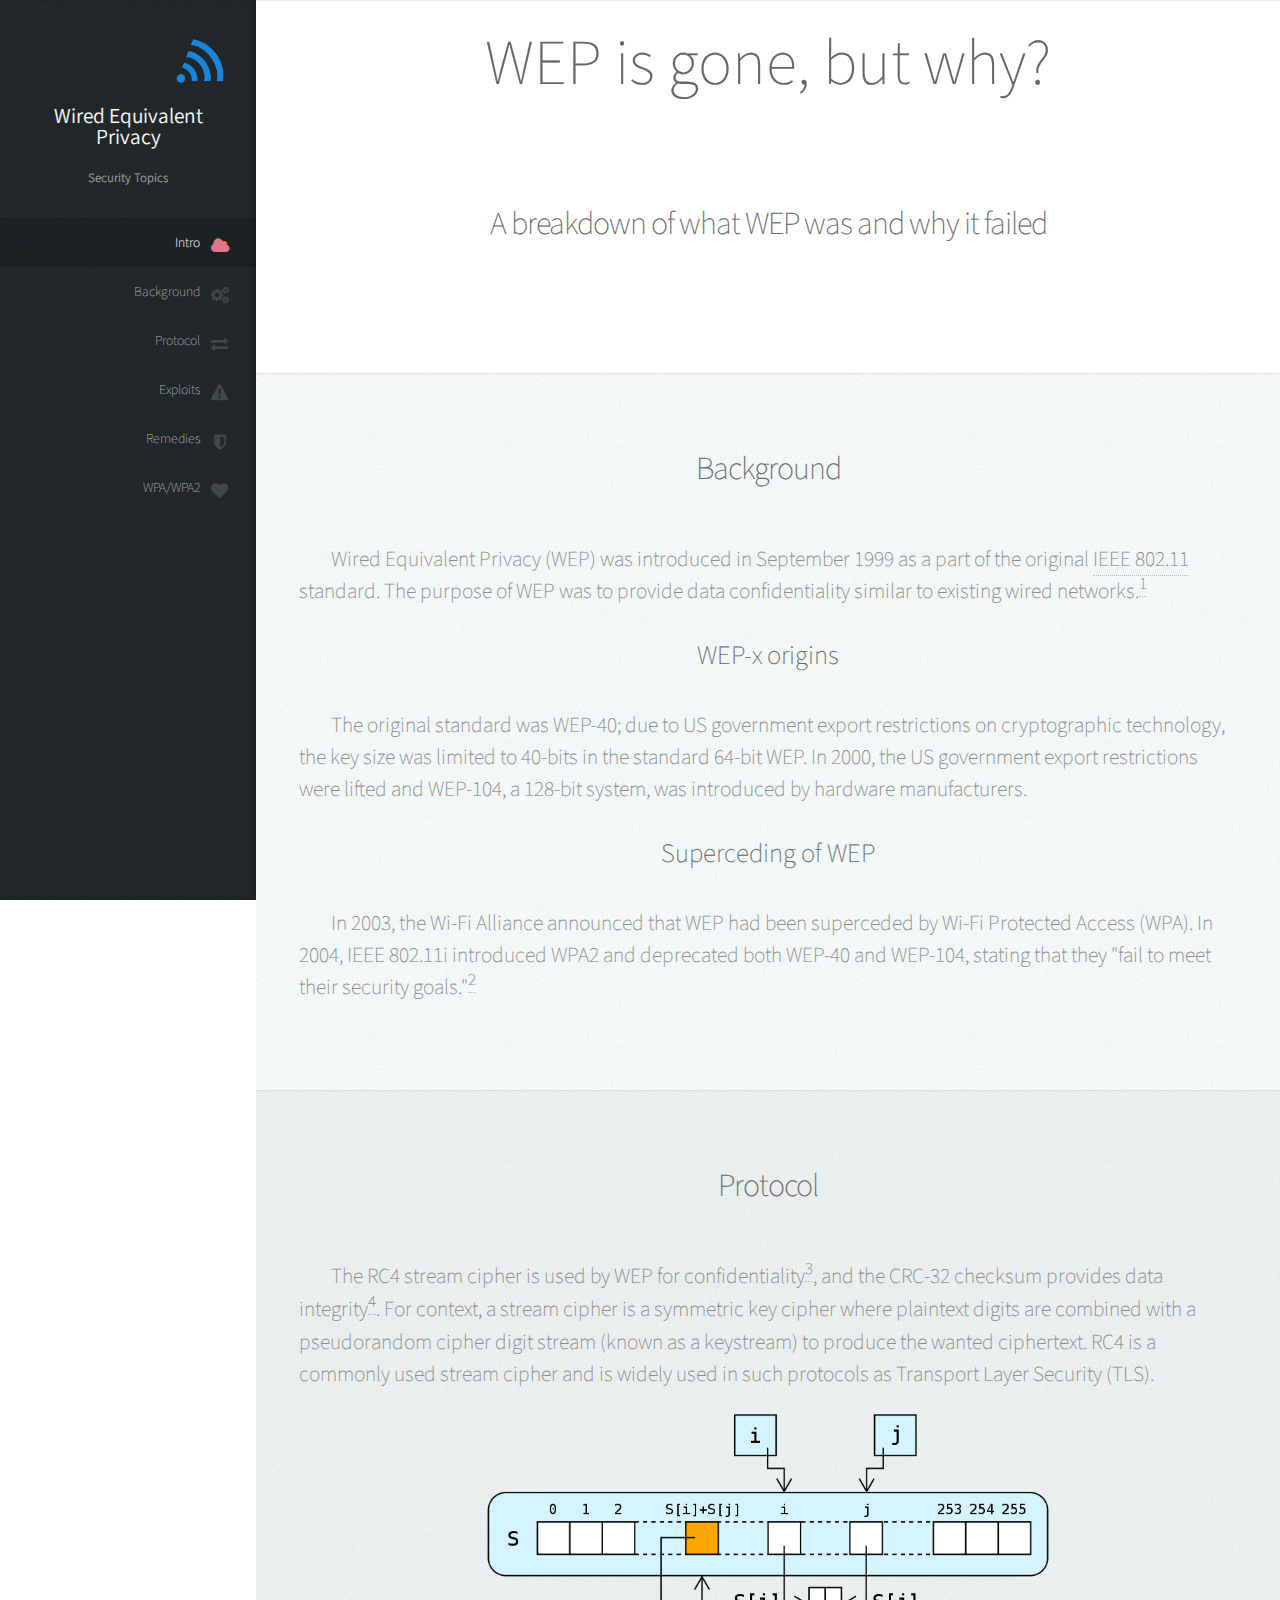
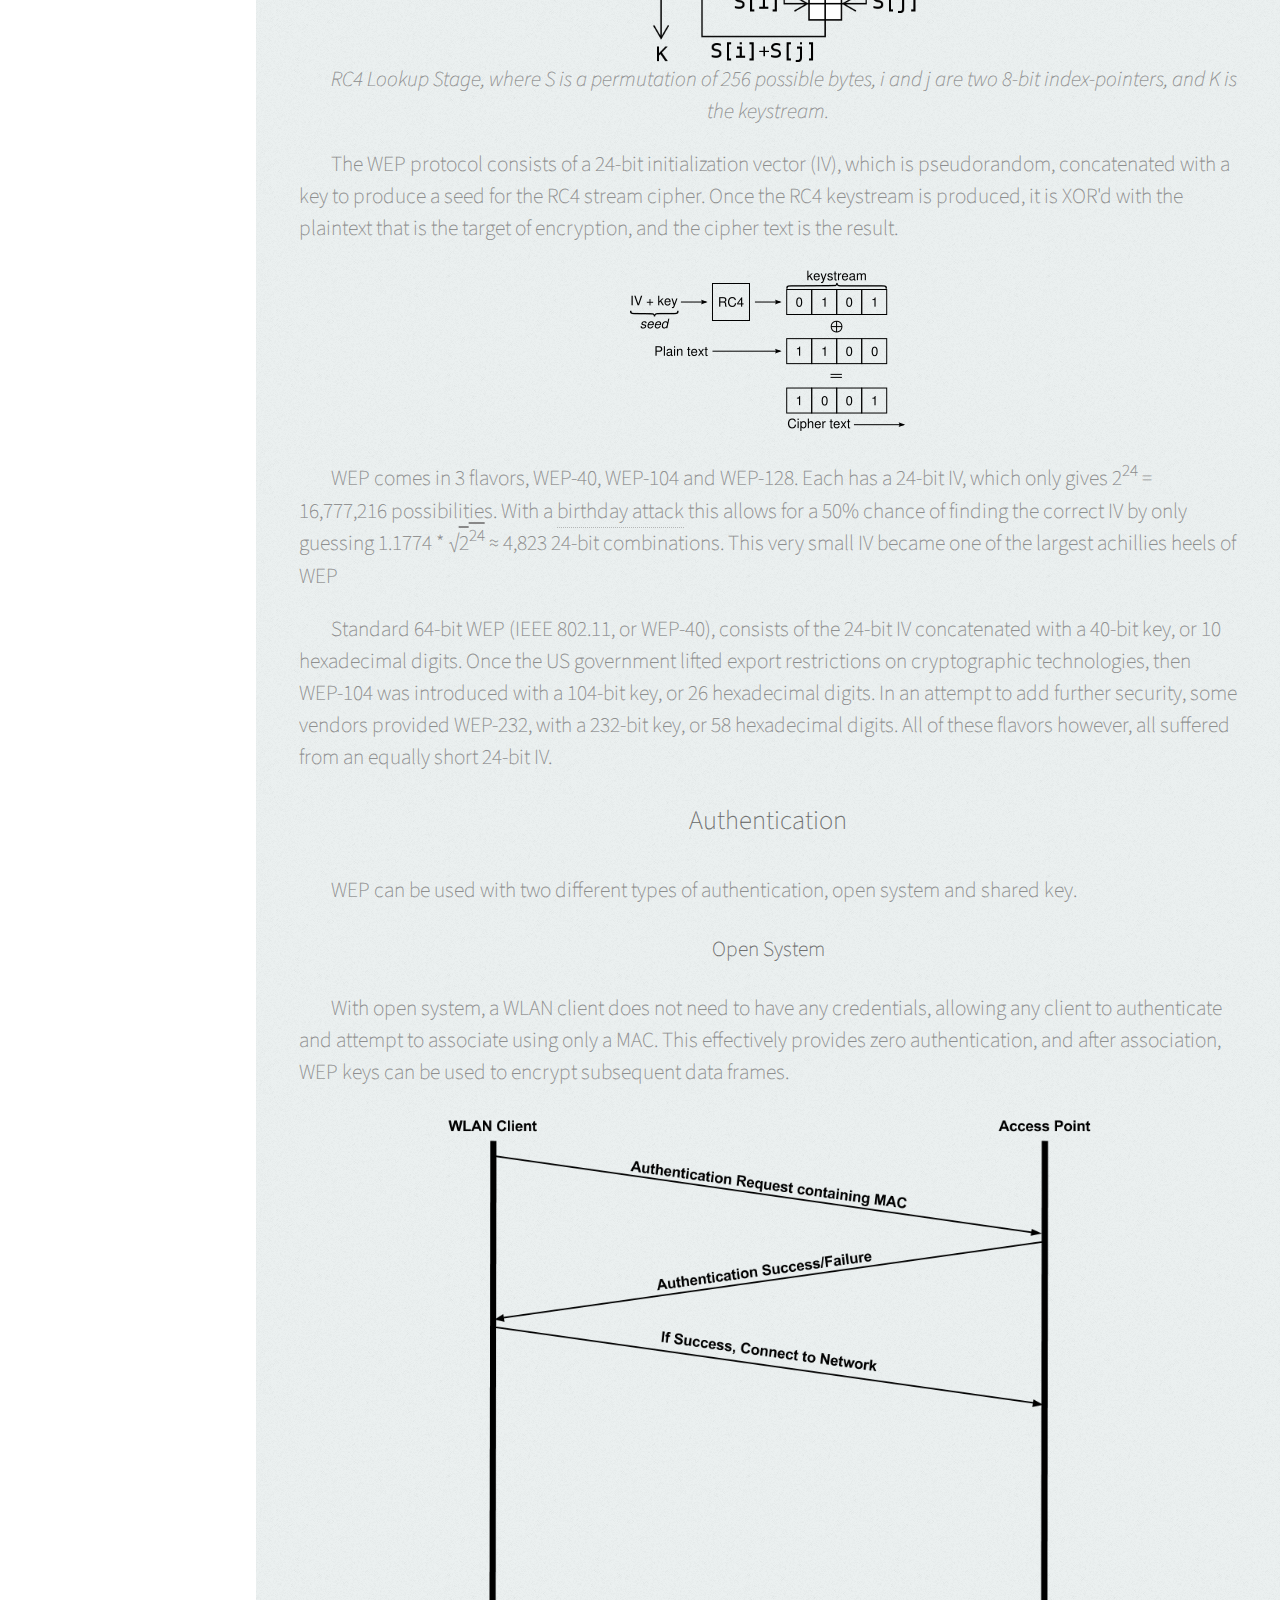
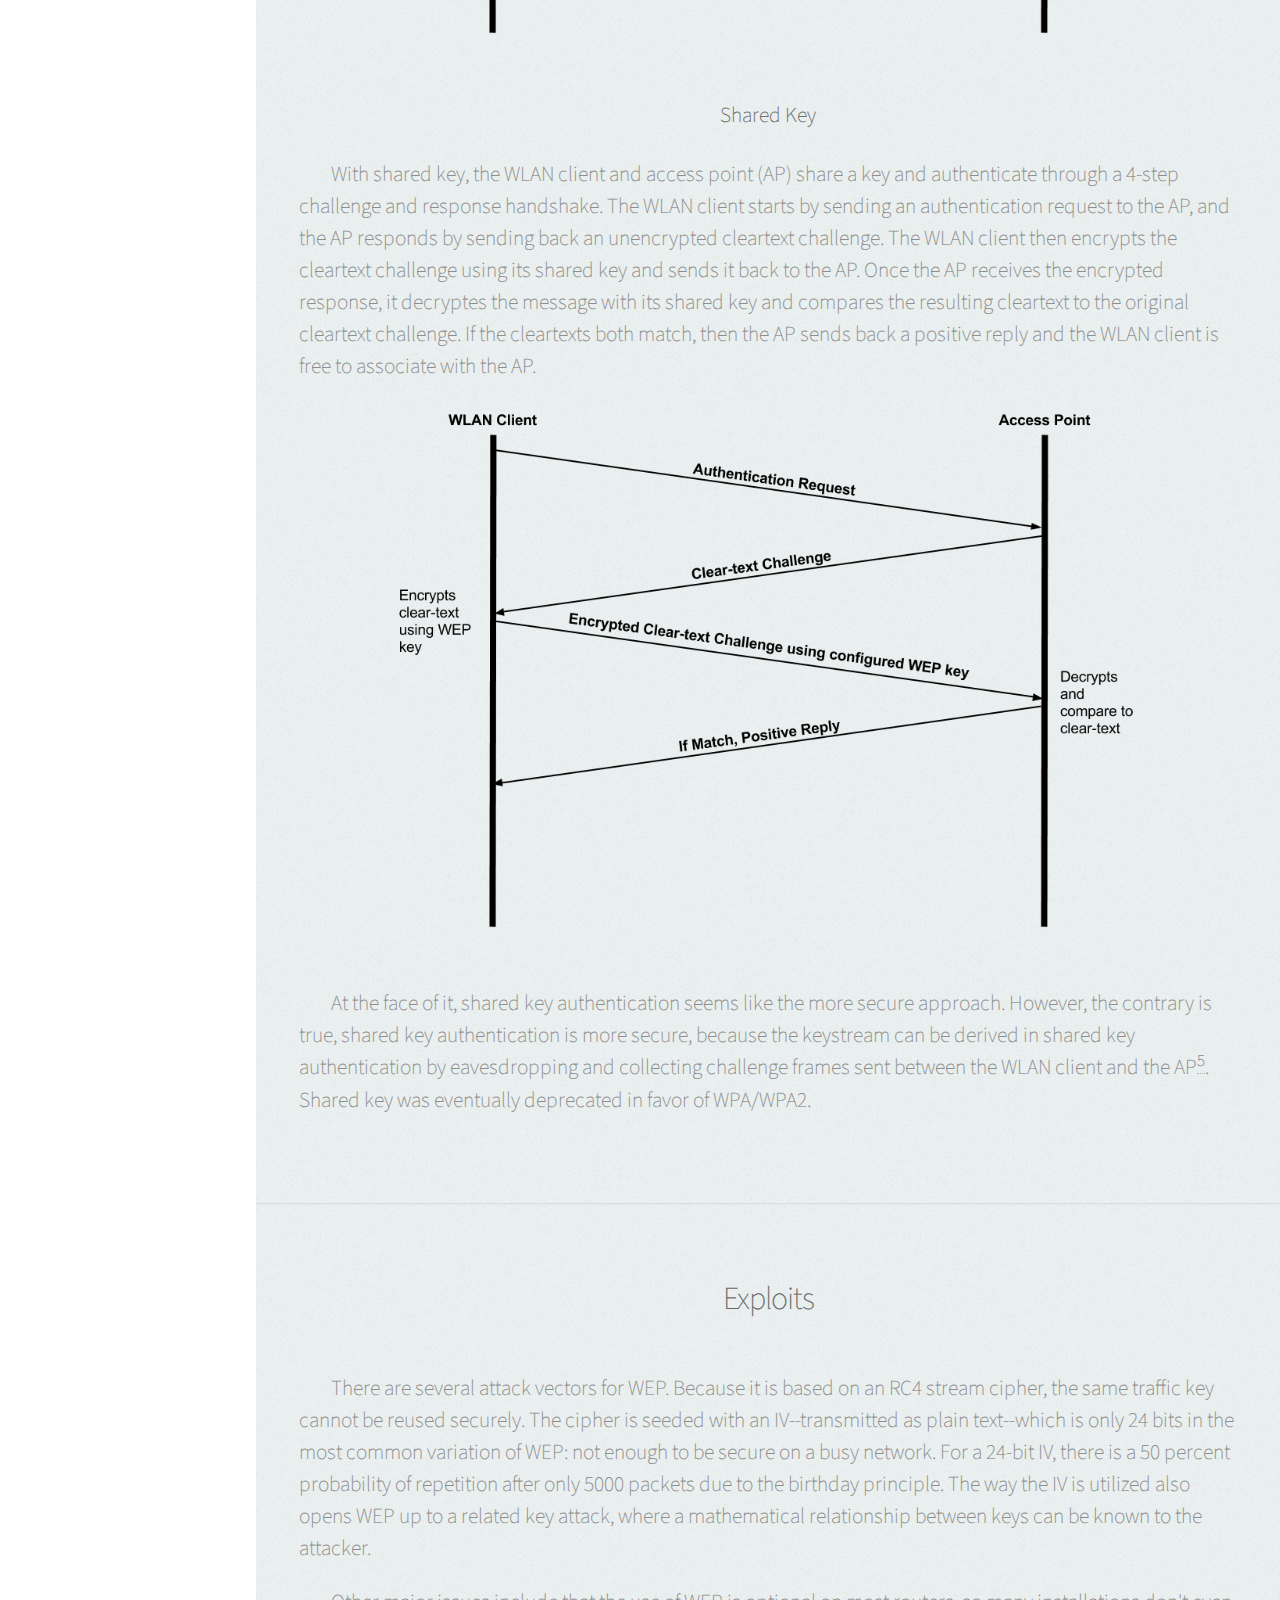
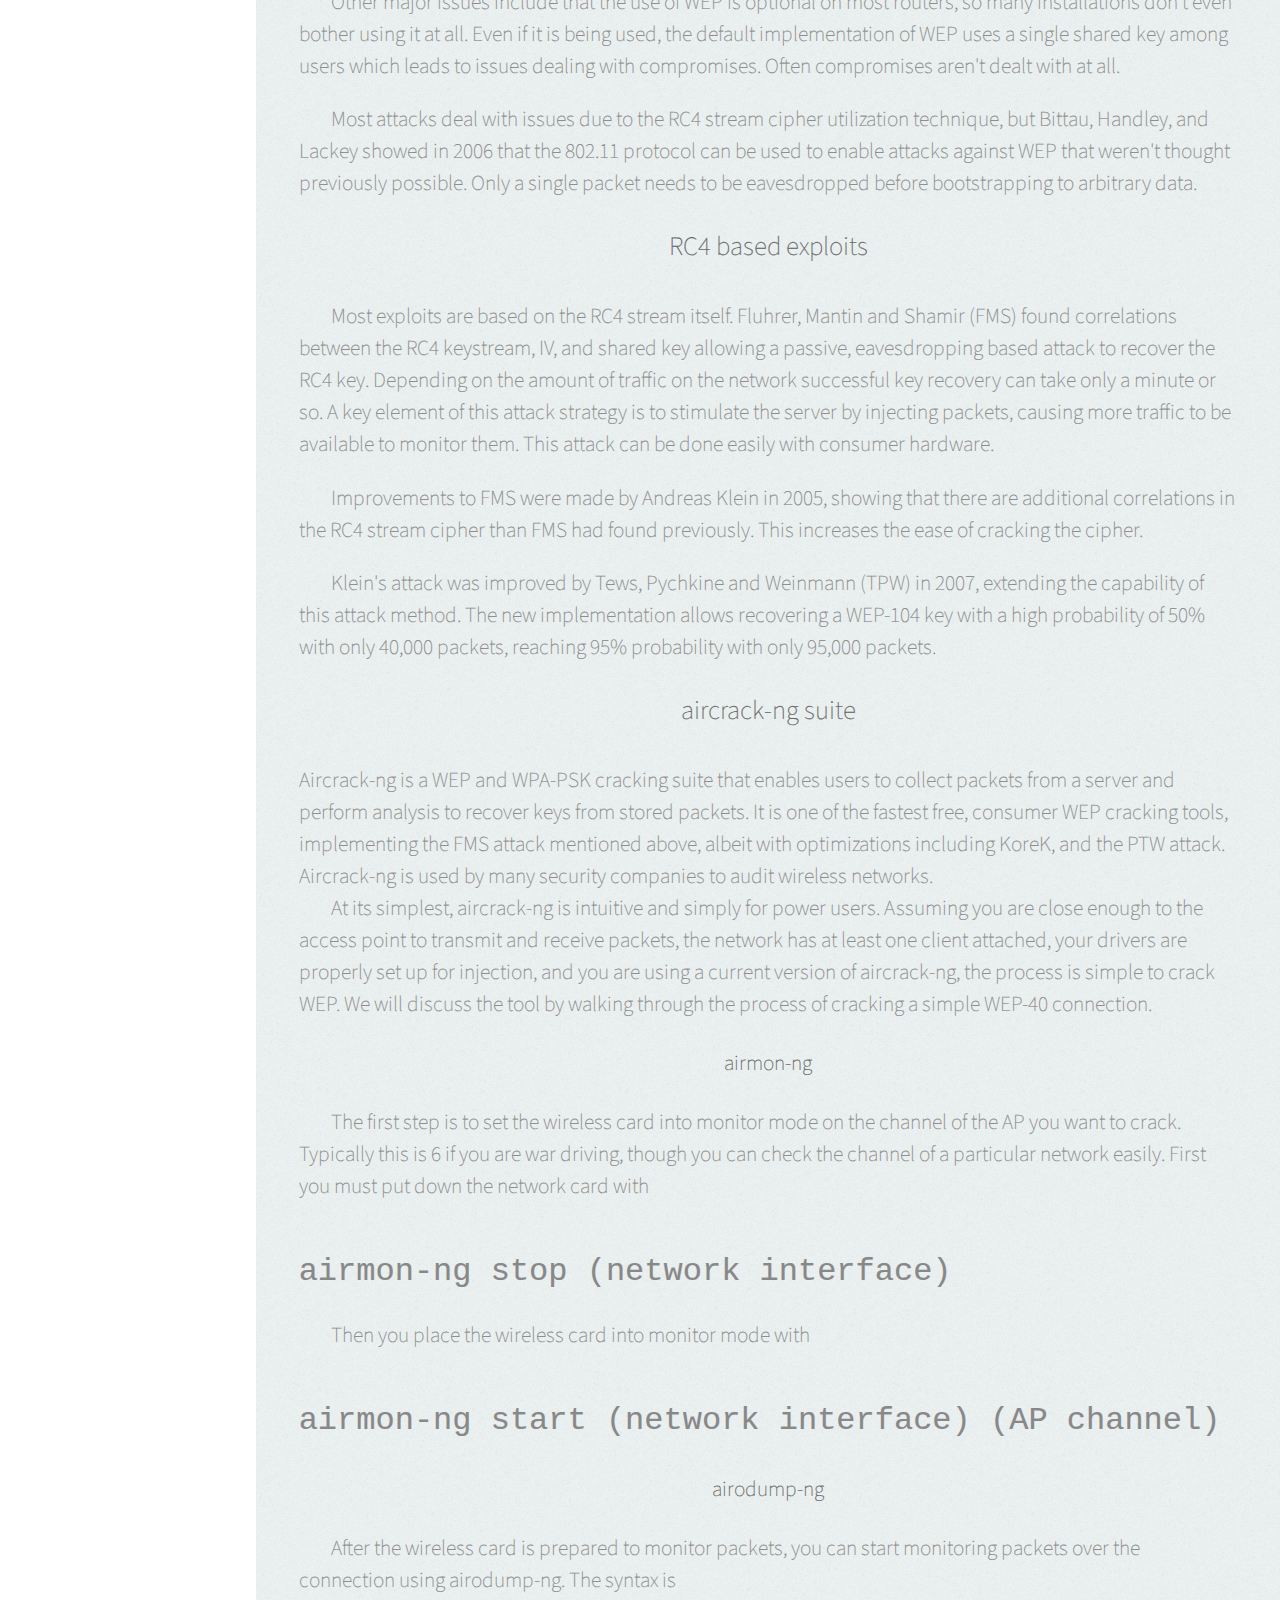
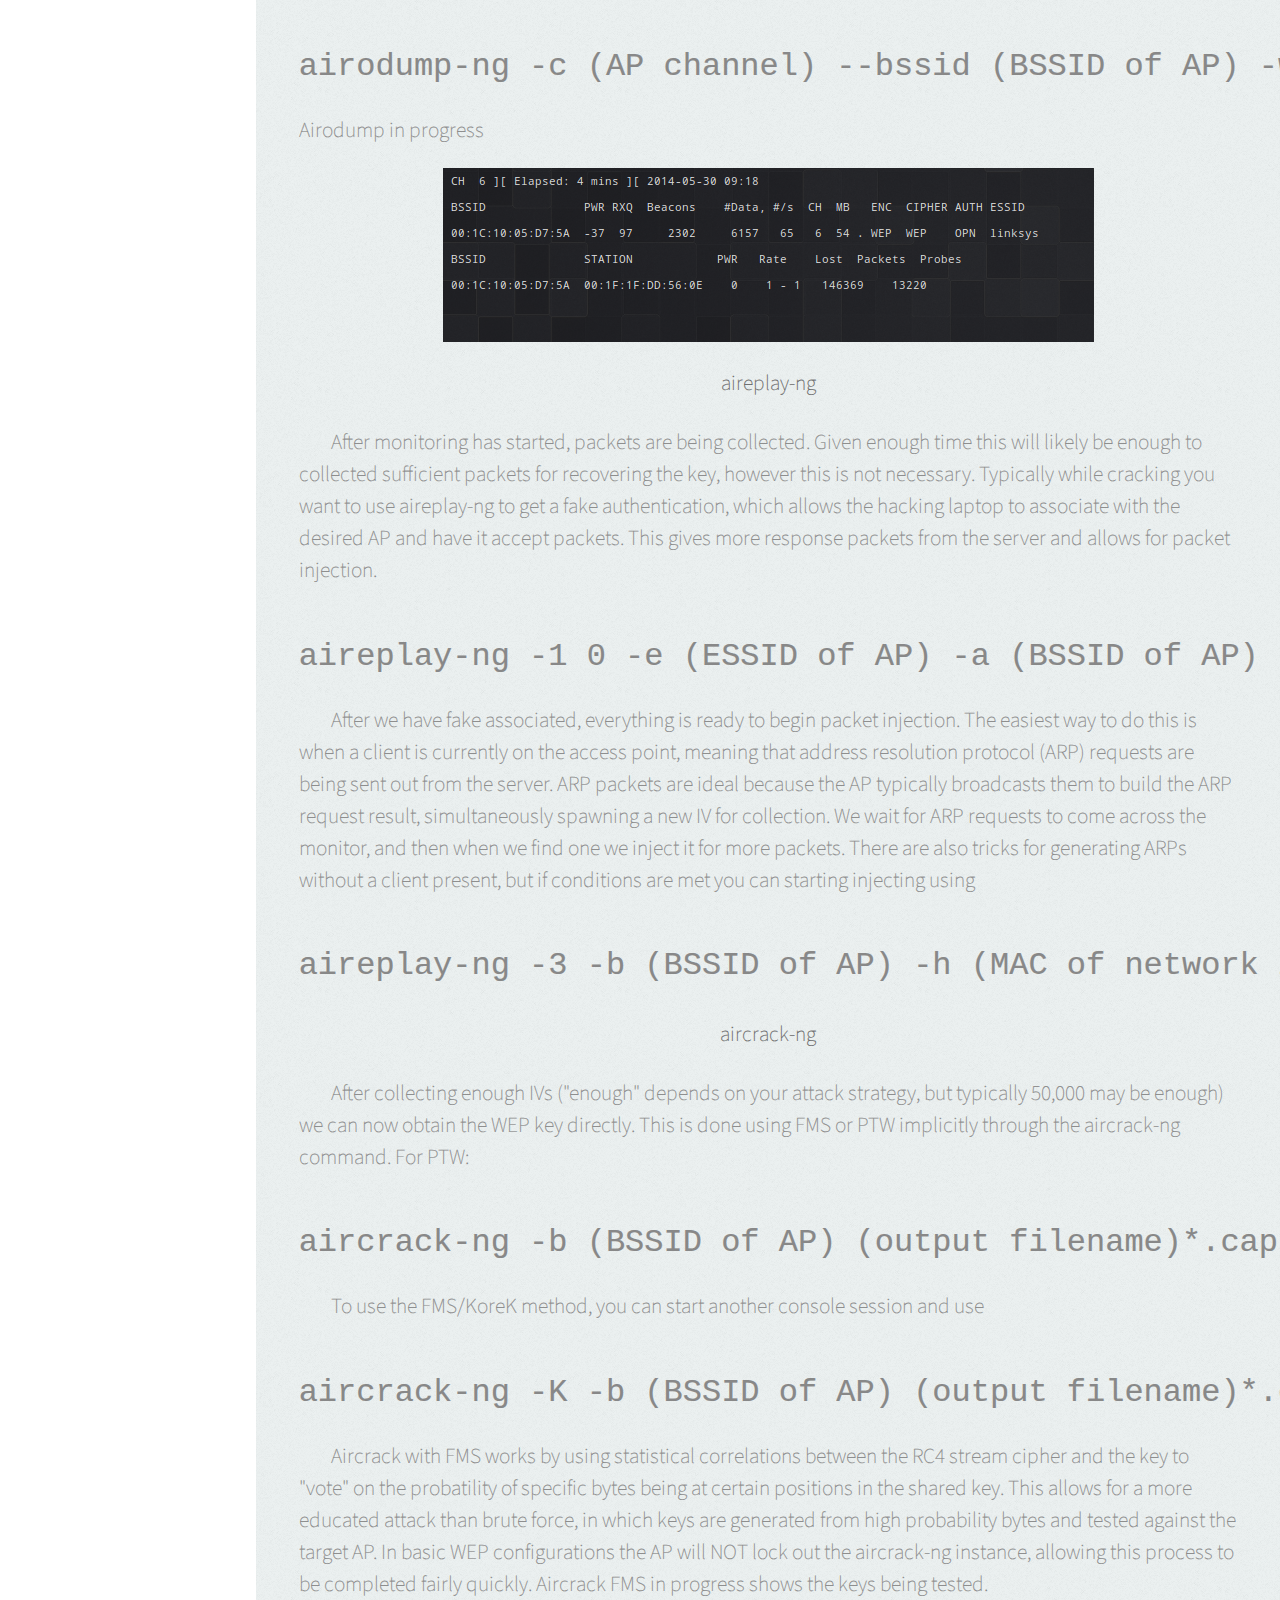
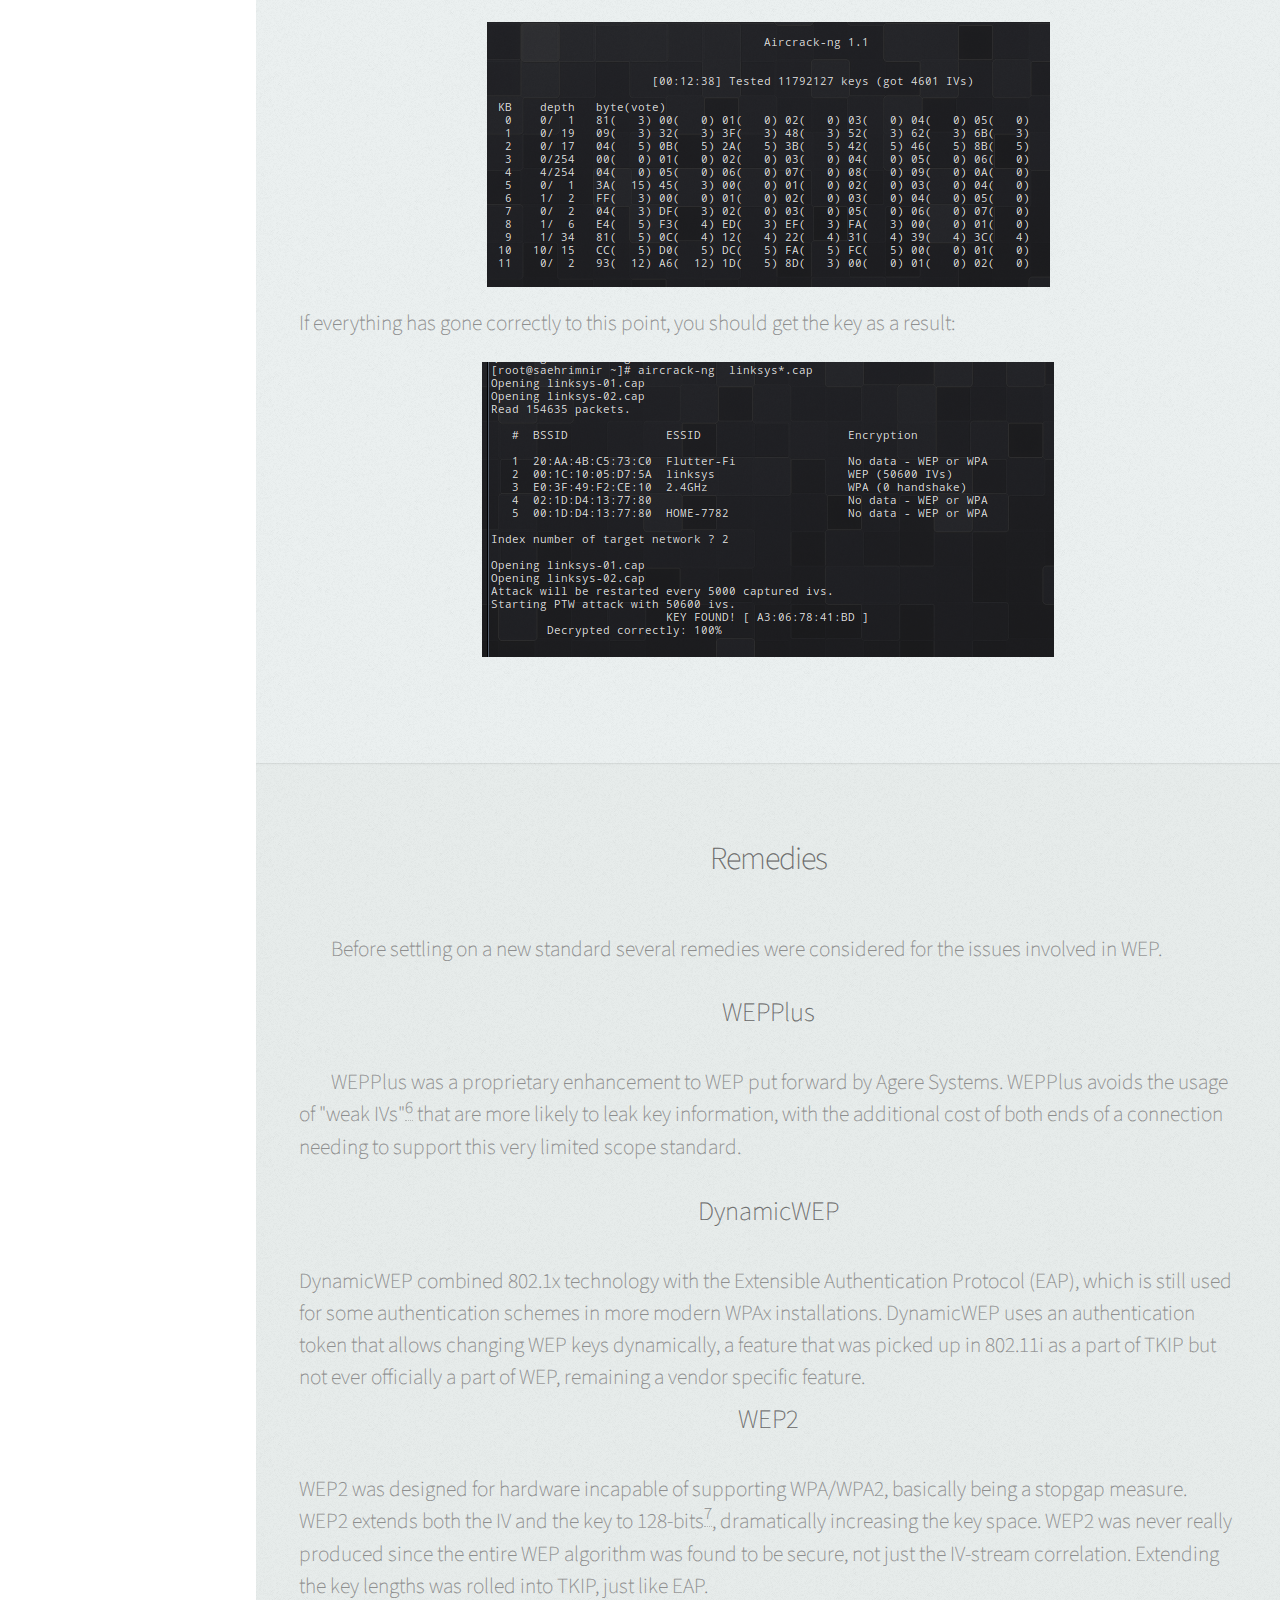
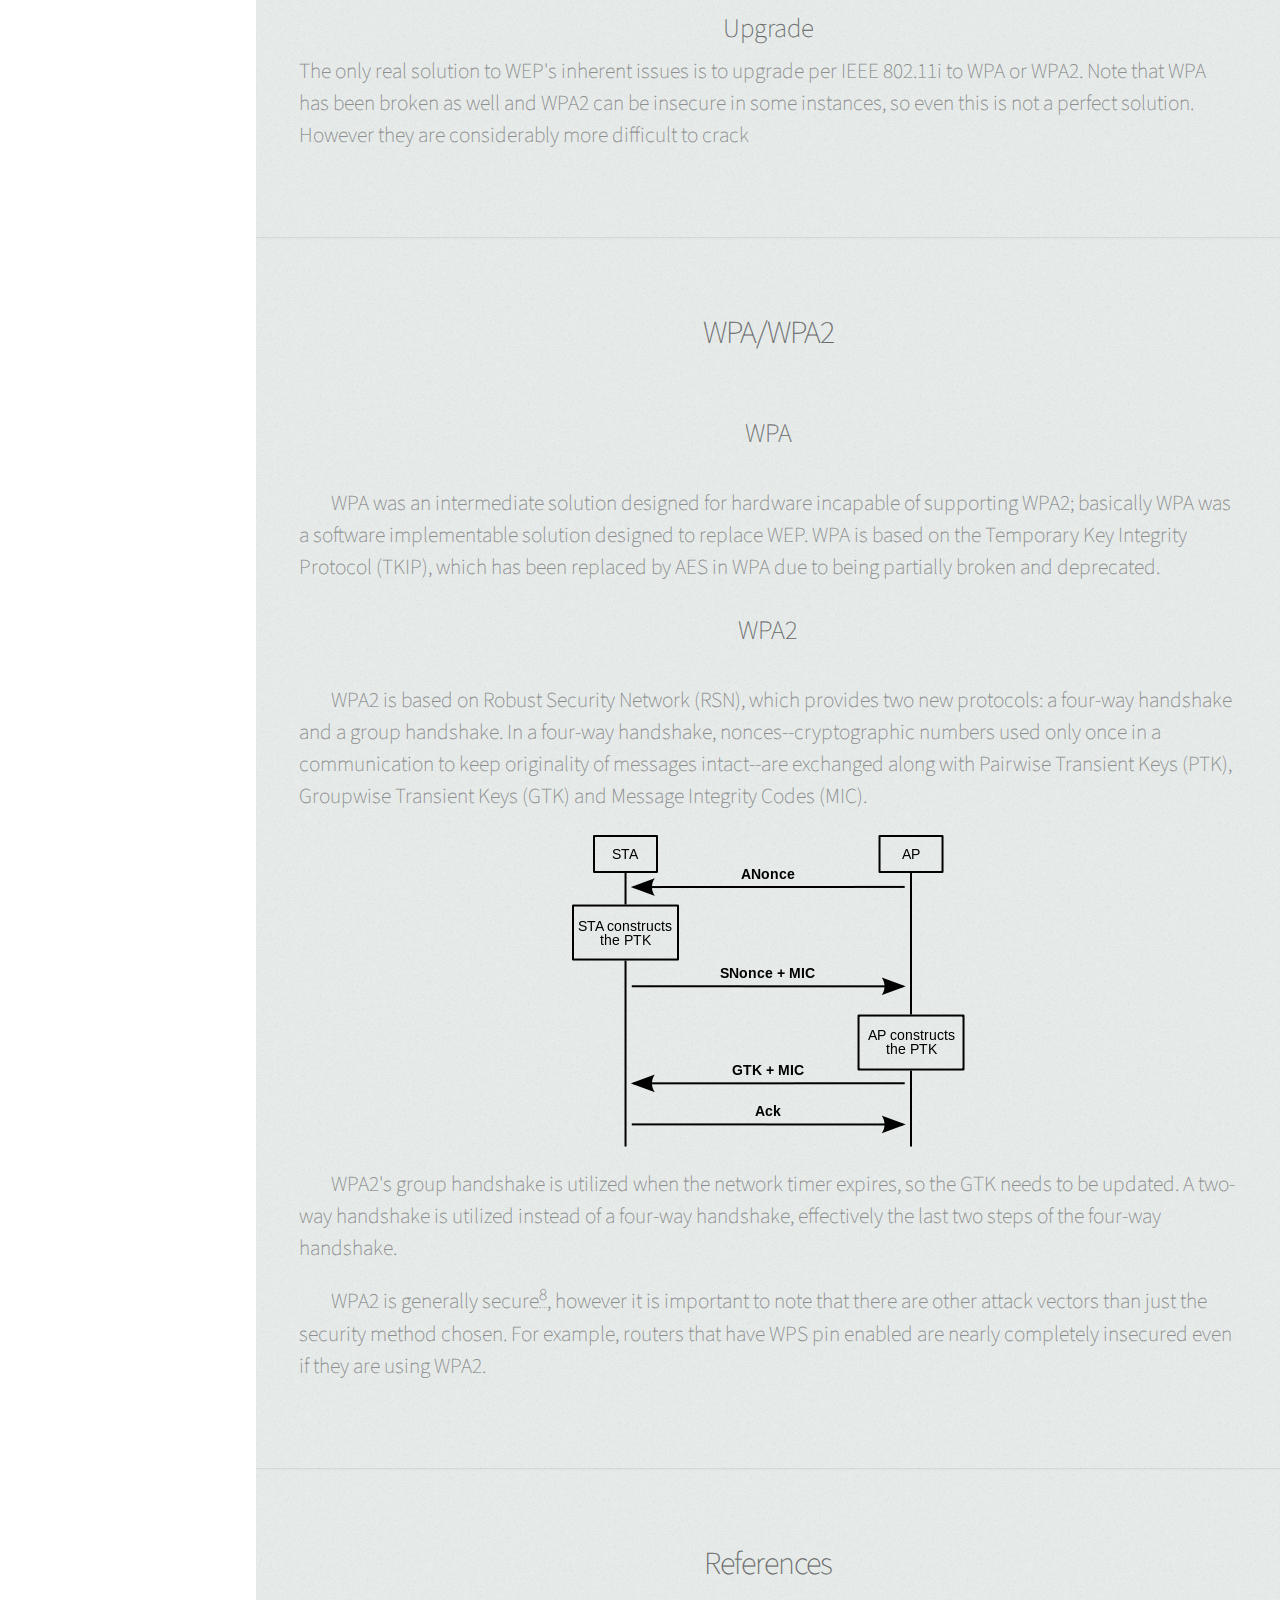
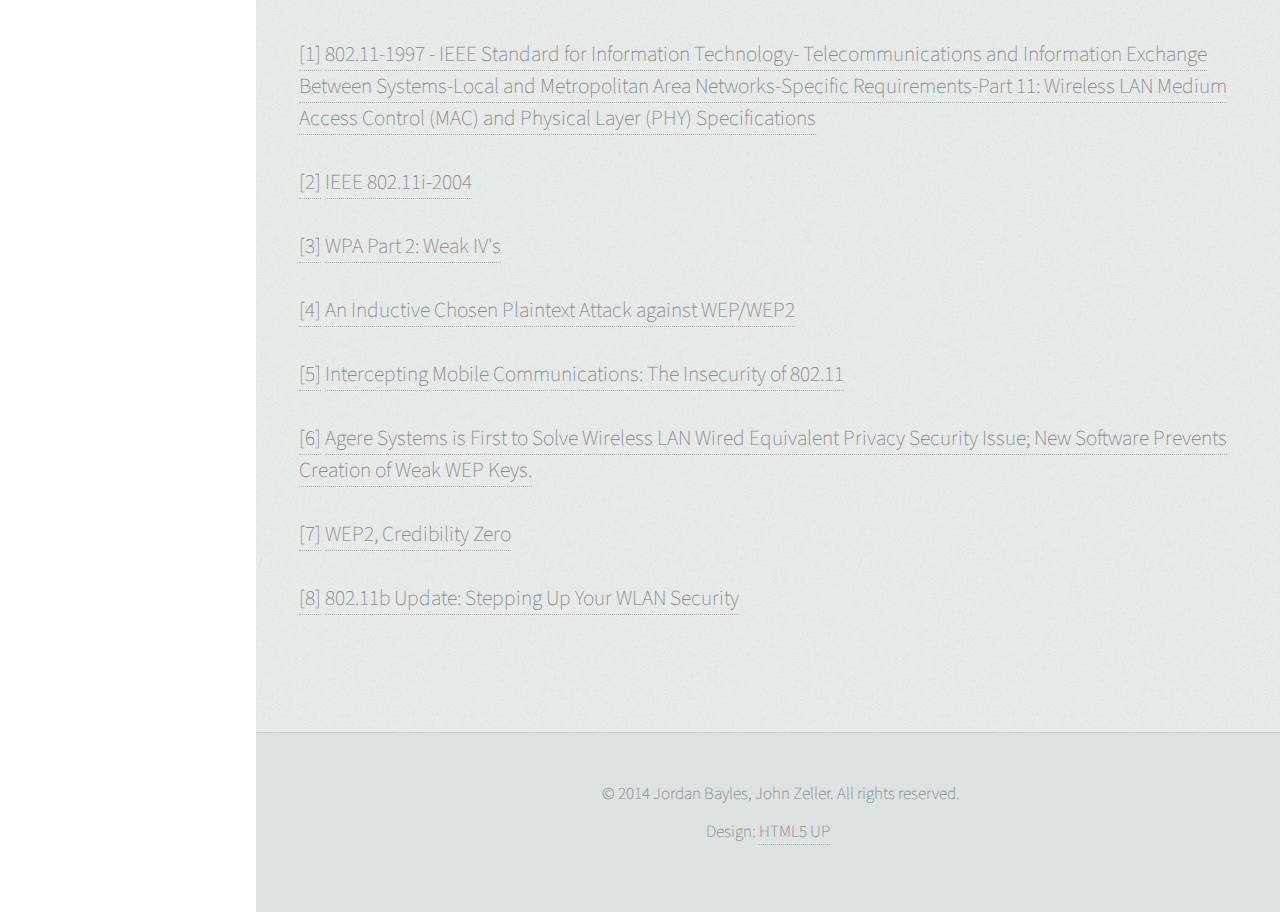
<file: project/writeup/index.html>
<!DOCTYPE HTML>
<!--
	CONTENT:
		AUTHORS: Jordan Bayles, John Zeller
		DESCRIPTION: WEP security project for ECE 478: Network Security

	TEMPLATE:
	Prologue 1.2 by HTML5 UP
	html5up.net | @n33co
	Free for personal and commercial use under the CCA 3.0 license (html5up.net/license)
-->

<html>
	<head>
		<title>Wireless Network Security</title>
		<meta http-equiv="content-type" content="text/html; charset=utf-8" />
		<meta name="description" content="" />
		<meta name="keywords" content="" />
		<link href="http://fonts.googleapis.com/css?family=Source+Sans+Pro:200,300,400,600" rel="stylesheet" type="text/css" />
		<!--[if lte IE 8]><script src="js/html5shiv.js"></script><![endif]-->
		<script src="js/jquery.min.js"></script>
		<script src="js/skel.min.js"></script>
		<script src="js/skel-panels.min.js"></script>
		<script src="js/init.js"></script>
		<script src="https://google-code-prettify.googlecode.com/svn/loader/run_prettify.js?skin=doxy"></script>
		<noscript>
			<link rel="stylesheet" href="css/skel-noscript.css" />
			<link rel="stylesheet" href="css/style.css" />
			<link rel="stylesheet" href="css/style-wide.css" />
			<link rel="stylesheet" href="css/doxy.css" />
		</noscript>
		<!--[if lte IE 9]><link rel="stylesheet" href="css/ie9.css" /><![endif]-->
		<!--[if lte IE 8]><link rel="stylesheet" href="css/ie8.css" /><![endif]-->
	</head>
	<body>

		<!-- Header -->
			<div id="header" class="skel-panels-fixed">

				<div class="top">

					<!-- Logo -->
						<div id="logo">
							<span class="image avatar48"><img src="images/wifi.png" alt="" /></span>
							<h1 id="title">Wired Equivalent Privacy<h1>
              				<span class="byline">Security Topics</span>
						</div>

					<!-- Nav -->
						<nav id="nav">
							<!--

								Prologue's nav expects links in one of two formats:
								
								1. Hash link (scrolls to a different section within the page)
								
								   <li><a href="#foobar" id="foobar-link" class="skel-panels-ignoreHref"><span class="fa fa-whatever-icon-you-want">Foobar</span></a></li>

								2. Standard link (sends the user to another page/site)

								   <li><a href="http://foobar.tld"><span class="fa fa-whatever-icon-you-want">Foobar</span></a></li>

							-->
							<ul>
								<li><a href="#top" id="top-link" class="skel-panels-ignoreHref"><span class="fa fa-cloud">Intro</span></a></li>
								<li><a href="#background" id="background-link" class="skel-panels-ignoreHref"><span class="fa fa-cogs">Background</span></a></li>
								<li><a href="#protocol" id="protocol-link" class="skel-panels-ignoreHref"><span class="fa fa-exchange">Protocol</span></a></li>
								<li><a href="#exploits" id="exploits-link" class="skel-panels-ignoreHref"><span class="fa fa-exclamation-triangle">Exploits</span></a></li>
								<li><a href="#remedies" id="remedies-link" class="skel-panels-ignoreHref"><span class="fa fa-shield">Remedies</span></a></li>
								<li><a href="#wpa" id="wpa-link" class="skel-panels-ignoreHref"><span class="fa fa-heart">WPA/WPA2</span></a></li>
							</ul>
						</nav>

				</div>

				<div class="bottom">

					<!-- Social Icons
						<ul class="icons">
							<li><a href="#" class="fa fa-twitter solo"><span>Twitter</span></a></li>
							<li><a href="#" class="fa fa-facebook solo"><span>Facebook</span></a></li>
							<li><a href="#" class="fa fa-github solo"><span>Github</span></a></li>
							<li><a href="#" class="fa fa-dribbble solo"><span>Dribbble</span></a></li>
							<li><a href="#" class="fa fa-envelope solo"><span>Email</span></a></li>
						</ul>
					-->

				</div>

			</div>

		<!-- Main -->
			<div id="main">

				<!-- Intro -->
					<section id="top" class="one">
						<div class="container">

							<header>
								<h1>WEP is gone, but why?</h1>
							</header>

							<footer>
								<h2>A breakdown of what WEP was and why it failed</h2
							</footer>

						</div>
					</section>

				<!-- Background -->
					<section id="background" class="two">
						<div class="container">
							<header>
								<h2>Background</h2>
							</header>

							<p>Wired Equivalent Privacy (WEP) was introduced in September 1999
							as a part of the original <a href="http://en.wikipedia.org/wiki/IEEE_802.11" target="_blank">IEEE 802.11</a> standard. The purpose
							of WEP was to provide data confidentiality similar to existing
							wired networks.<sup><a href="#ref-1">1</a></sup>

							<h3>WEP-x origins</h3>

							<p>The original standard was WEP-40; due to US government export
							restrictions on cryptographic technology, the key size
							was limited to 40-bits in the standard 64-bit WEP. In 2000, the
							US government export restrictions were lifted and WEP-104, a
							128-bit system, was introduced by hardware manufacturers.

							<h3> Superceding of WEP </h3>

							<p>In 2003, the Wi-Fi Alliance announced that WEP had been superceded
							by Wi-Fi Protected Access (WPA). In 2004, IEEE 802.11i introduced
							WPA2 and deprecated both WEP-40 and WEP-104, stating that they
							"fail to meet their security goals."<sup><a href="#ref-2">2</a></sup>

						</div>
					</section>

				<!-- Protocol-->
					<section id="protocol" class="three">
						<div class="container">

							<header>
								<h2>Protocol</h2>
							</header>

							<p>The RC4 stream cipher is used by WEP for confidentiality<sup><a href="#ref-3">3</a></sup>, and the CRC-32 checksum provides data integrity<sup><a href="#ref-4">4</a></sup>. For context, a stream cipher is a symmetric key cipher where plaintext digits are combined with a pseudorandom cipher digit stream (known as a keystream) to produce the wanted ciphertext. RC4 is a commonly used stream cipher and is widely used in such protocols as Transport Layer Security (TLS).</p>

							<span class="image centered">
								<img style="width: 60%;" src="images/RC4.png" alt="">
								<p style="text-align: center;"><i>RC4 Lookup Stage, where S is a permutation of 256 possible bytes, i and j are two 8-bit index-pointers, and K is the keystream.</i></p>
							</span>

							<p>The WEP protocol consists of a 24-bit initialization vector (IV), which is pseudorandom, concatenated with a key to produce a seed for the RC4 stream cipher. Once the RC4 keystream is produced, it is XOR'd with the plaintext that is the target of encryption, and the cipher text is the result.</p>

							<span class="image centered"><img src="images/Wep-crypt-alt.png" alt=""></span>

							<p>WEP comes in 3 flavors, WEP-40, WEP-104 and WEP-128. Each has a 24-bit IV, which only gives 2<sup>24</sup> = 16,777,216 possibilities. With a <a href="http://en.wikipedia.org/wiki/Birthday_attack" target="_blank">birthday attack</a> this allows for a 50% chance of finding the correct IV by only guessing 1.1774 * &radic;<span style="text-decoration: overline">2<sup>24</sup></span> ≈ 4,823 24-bit combinations. This very small IV became one of the largest achillies heels of WEP</p>

							<p>Standard 64-bit WEP (IEEE 802.11, or WEP-40), consists of the 24-bit IV concatenated with a 40-bit key, or 10 hexadecimal digits. Once the US government lifted export restrictions on cryptographic technologies, then WEP-104 was introduced with a 104-bit key, or 26 hexadecimal digits. In an attempt to add further security, some vendors provided WEP-232, with a 232-bit key, or 58 hexadecimal digits. All of these flavors however, all suffered from an equally short 24-bit IV.</p>

							<h3>Authentication</h3>

							<p>WEP can be used with two different types of authentication, open system and shared key.</p>

							<h4>Open System</h4>

							<p>With open system, a WLAN client does not need to have any credentials, allowing any client to authenticate and attempt to associate using only a MAC. This effectively provides zero authentication, and after association, WEP keys can be used to encrypt subsequent data frames.</p>

							<span class="image centered"><img style="width: 80%;" src="images/opensystem.png" alt=""></span>

							<h4>Shared Key</h4>

							<p>With shared key, the WLAN client and access point (AP) share a key and authenticate through a 4-step challenge and response handshake. The WLAN client starts by sending an authentication request to the AP, and the AP responds by sending back an unencrypted cleartext challenge. The WLAN client then encrypts the cleartext challenge using its shared key and sends it back to the AP. Once the AP receives the encrypted response, it decryptes the message with its shared key and compares the resulting cleartext to the original cleartext challenge. If the cleartexts both match, then the AP sends back a positive reply and the WLAN client is free to associate with the AP.</p>

							<span class="image centered"><img style="width: 80%;" src="images/sharedkey.png" alt=""></span>

							<p>At the face of it, shared key authentication seems like the more secure approach. However, the contrary is true, shared key authentication is more secure, because the keystream can be derived in shared key authentication by eavesdropping and collecting challenge frames sent between the WLAN client and the AP<sup><a href="#ref-5">5</a></sup>. Shared key was eventually deprecated in favor of WPA/WPA2.</p>

						</div>
					</section>

				<!-- Exploits -->
					<section id="exploits" class="three">
						<div class="container">

							<header>
								<h2>Exploits</h2>
							</header>

							<p>There are several attack vectors for WEP. Because it is based
							on an RC4 stream cipher, the same traffic key cannot be reused
							securely. The cipher is seeded with an IV--transmitted as plain
							text--which is only 24 bits in the most common variation of WEP:
							not enough to be secure on a busy network. For a 24-bit IV, there
							is a 50 percent probability of repetition after only 5000 packets
							due to the birthday principle. The way the IV is utilized also
							opens WEP up to a related key attack, where a mathematical
							relationship between keys can be known to the attacker.

							<p>Other major issues include that the use of WEP is optional on
							most routers, so many installations don't even bother using it
							at all. Even if it is being used, the default implementation of
							WEP uses a single shared key among users which leads to issues
							dealing with compromises. Often compromises aren't dealt with at all.

							<p>Most attacks deal with issues due to the RC4 stream cipher utilization
							technique, but Bittau, Handley, and Lackey showed in 2006 that
							the 802.11 protocol can be used to enable attacks against WEP
							that weren't thought previously possible. Only a single packet
							needs to be eavesdropped before bootstrapping to arbitrary data.

							<h3>RC4 based exploits</h3>

							<p>Most exploits are based on the RC4 stream itself. Fluhrer,
							Mantin and Shamir (FMS) found correlations between the RC4
							keystream, IV, and shared key allowing a passive, eavesdropping
							based attack to recover the RC4 key. Depending on the
							amount of traffic on the network successful key recovery can
							take only a minute or so. A key element of this attack strategy
							is to stimulate the server by injecting packets, causing more
							traffic to be available to monitor them. This attack can be
							done easily with consumer hardware.

							<p>Improvements to FMS were made by Andreas Klein in 2005, showing
							that there are additional correlations in the RC4 stream cipher
							than FMS had found previously. This increases the ease of cracking
							the cipher.

							<p>Klein's attack was improved by Tews, Pychkine and Weinmann (TPW)
							in 2007, extending the capability of this attack method. The
							new implementation allows recovering a WEP-104 key with a
							high probability of 50% with only 40,000 packets, reaching
							95% probability with only 95,000 packets.

							<h3>aircrack-ng suite</h3>
							Aircrack-ng is a WEP and WPA-PSK cracking suite that enables
							users to collect packets from a server and perform analysis to
							recover keys from stored packets. It is one of the fastest
							free, consumer WEP cracking tools, implementing the FMS attack
							mentioned above, albeit with optimizations including KoreK, and
							the PTW attack. Aircrack-ng is used by many security companies
							to audit wireless networks.

							<p>At its simplest, aircrack-ng is intuitive and simply for power
							users. Assuming you are close enough to the access point to
							transmit and receive packets, the network has at least one
							client attached, your drivers are properly set up for injection,
							and you are using a current version of aircrack-ng, the
							process is simple to crack WEP. We will discuss the tool
							by walking through the process of cracking a simple WEP-40
							connection.

<h4>airmon-ng</h4>
<p>The first step is to set the wireless card into monitor mode
on the channel of the AP you want to crack. Typically this
is 6 if you are war driving, though you can check the channel
of a particular network easily. First you must put down the
network card with</p>
<pre class="prettyprint linenums">
airmon-ng stop (network interface)
</pre>

<p>Then you place the wireless card into monitor mode with
<pre class="prettyprint linenums">
airmon-ng start (network interface) (AP channel)
</pre>

<h4>airodump-ng</h4>
<p>After the wireless card is prepared to monitor packets, you can
start monitoring packets over the connection using airodump-ng.
The syntax is
<pre class="prettyprint linenums">
airodump-ng -c (AP channel) --bssid (BSSID of AP) -w (output filename) (network interface)
</pre>

Airodump in progress
<span class="image centered"><img src="images/aircrack/airodump_working.png" alt=""></img></span>

<h4>aireplay-ng</h4>
<p>After monitoring has started, packets are being collected. Given enough time
this will likely be enough to collected sufficient packets for recovering the
key, however this is not necessary. Typically while cracking you want to
use aireplay-ng to get a fake authentication, which allows the hacking
laptop to associate with the desired AP and have it accept packets. This gives
more response packets from the server and allows for packet injection.

<pre class="prettyprint linenums">
aireplay-ng -1 0 -e (ESSID of AP) -a (BSSID of AP) -h (MAC of network interface) (network interface)
</pre>

<p>After we have fake associated, everything is ready to begin packet injection.
The easiest way to do this is when a client is currently on the access point,
meaning that address resolution protocol (ARP) requests are being sent
out from the server. ARP packets are ideal because the AP typically broadcasts
them to build the ARP request result, simultaneously spawning a new IV for
collection. We wait for ARP requests to come across the monitor, and then
when we find one we inject it for more packets. There are also tricks for
generating ARPs without a client present, but if conditions are met you
can starting injecting using
<pre class="prettyprint linenums">
aireplay-ng -3 -b (BSSID of AP) -h (MAC of network interface) (network interface)
</pre>

<h4>aircrack-ng</h4>
<p>After collecting enough IVs ("enough" depends on your attack strategy, but
typically 50,000 may be enough) we can now obtain the WEP key directly. This
is done using FMS or PTW implicitly through the aircrack-ng command. For
PTW:
<pre class="prettyprint linenums">
aircrack-ng -b (BSSID of AP) (output filename)*.cap
</pre>

<p>To use the FMS/KoreK method, you can start another console session and use
<pre class="prettyprint linenums">
aircrack-ng -K -b (BSSID of AP) (output filename)*.cap
</pre>

<p>Aircrack with FMS works by using statistical correlations between the RC4
stream cipher and the key to "vote" on the probatility of specific bytes
being at certain positions in the shared key. This allows for a more
educated attack than brute force, in which keys are generated from high probability
bytes and tested against the target AP. In basic WEP configurations the
AP will NOT lock out the aircrack-ng instance, allowing this process to be
completed fairly quickly. Aircrack FMS in progress shows the keys being
tested.
<span class="image centered"><img src="images/aircrack/aircrack-fms.png" alt=""></img></span>

If everything has gone correctly to this point, you should get the key
as a result:
<span class="image centered"><img src="images/aircrack/success.png" alt=""></img></span>

						</div>
					</section>

				<!-- Remedies -->
					<section id="remedies" class="four">
						<div class="container">

							<header>
								<h2>Remedies</h2>
							</header>

							<p>Before settling on a new standard several remedies were considered
							for the issues involved in WEP.

							<h3>WEPPlus</h3>

							<p>WEPPlus was a proprietary enhancement to WEP put forward by
							Agere Systems. WEPPlus avoids the usage of "weak IVs"<sup><a href="#ref-6">6</a></sup> that
							are more likely to leak key information, with the additional
							cost of both ends of a connection needing to support this
							very limited scope standard.

							<h3>DynamicWEP</h3>
							DynamicWEP combined 802.1x technology with the Extensible
							Authentication Protocol (EAP), which is still used for
							some authentication schemes in more modern WPAx installations.
							DynamicWEP uses an authentication token that allows changing
							WEP keys dynamically, a feature that was picked up in 802.11i
							as a part of TKIP but not ever officially a part of WEP, remaining
							a vendor specific feature.

							<h3>WEP2</h3>
							WEP2 was designed for hardware incapable of supporting WPA/WPA2,
							basically being a stopgap measure. WEP2 extends both the IV
							and the key to 128-bits<sup><a href="#ref-7">7</a></sup>, dramatically increasing the key
							space. WEP2 was never really produced since the entire
							WEP algorithm was found to be secure, not just the IV-stream
							correlation. Extending the key lengths was rolled into TKIP,
							just like EAP.

							<h3>Upgrade</h3>
							The only real solution to WEP's inherent issues is to upgrade
							per IEEE 802.11i to WPA or WPA2. Note that WPA has been broken
							as well and WPA2 can be insecure in some instances, so even
							this is not a perfect solution. However they are considerably
							more difficult to crack
						</div>
					</section>

					<section id="wpa" class="five">
						<div class="container">

							<header>
								<h2>WPA/WPA2</h2>
							</header>

							<h3>WPA</h3>

							<p>WPA was an intermediate solution designed for hardware incapable
							of supporting WPA2; basically WPA was a software implementable
							solution designed to replace WEP. WPA is based on the
							Temporary Key Integrity Protocol (TKIP), which has been replaced
							by AES in WPA due to being partially broken and deprecated.

							<h3>WPA2</h3>

							<p>WPA2 is based on Robust Security Network (RSN), which provides
							two new protocols: a four-way handshake and a group handshake.
							In a four-way handshake, nonces--cryptographic numbers used
							only once in a communication to keep originality of
							messages intact--are exchanged along with Pairwise Transient Keys
							(PTK), Groupwise Transient Keys (GTK) and Message Integrity
							Codes (MIC).

							<span class="image centered"><img src="images/4-way-handshake.png" alt=""></span>

							<p>WPA2's group handshake is utilized when the network timer
							expires, so the GTK needs to be updated. A two-way handshake
							is utilized instead of a four-way handshake, effectively
							the last two steps of the four-way handshake.

							<p> WPA2 is generally secure<sup><a href="#ref-8">8</a></sup>, however it is important to note
							that there are other attack vectors than just the security
							method chosen. For example, routers that have WPS pin enabled
							are nearly completely insecured even if they are using
							WPA2.

						</div>
					</section>

					<section id="references" class="five">
						<div class="container">

							<header>
								<h2>References</h2>
							</header>

							<a name="ref-1">[1]</a> <a href="http://ieeexplore.ieee.org/xpl/articleDetails.jsp?reload=true&arnumber=654749&isnumber=14251&punumber=5258&k2dockey=654749@ieeestds&query=%28802.11+1997%29%3Cin%3Emetadata&pos=0" target="_blank">802.11-1997  -  IEEE Standard for Information Technology- Telecommunications and Information Exchange Between Systems-Local and Metropolitan Area Networks-Specific Requirements-Part 11: Wireless LAN Medium Access Control (MAC) and Physical Layer (PHY) Specifications</a><br><br>

							<a name="ref-2">[2]</a> <a href="http://standards.ieee.org/getieee802/download/802.11i-2004.pdf" target="_blank">IEEE 802.11i-2004</a><br><br>

							<a name="ref-3">[3]</a> <a href="http://www.informit.com/guides/content.aspx?g=security&seqNum=85" target="_blank">WPA Part 2: Weak IV's</a><br><br>

							<a name="ref-4">[4]</a> <a href="http://www.cs.umd.edu/~waa/attack/v3dcmnt.htm" target="_blank">An Inductive Chosen Plaintext Attack against WEP/WEP2</a><br><br>

							<a name="ref-5">[5]</a> <a href="http://www.isaac.cs.berkeley.edu/isaac/mobicom.pdf" target="_blank">Intercepting Mobile Communications: The Insecurity of 802.11</a><br><br>

							<a name="ref-6">[6]</a> <a href="http://www.thefreelibrary.com/Agere+Systems+is+First+to+Solve+Wireless+LAN+Wired+Equivalent+Privacy...-a079954213" target="_blank">Agere Systems is First to Solve Wireless LAN Wired Equivalent Privacy Security Issue; New Software Prevents Creation of Weak WEP Keys.</a><br><br>

							<a name="ref-7">[7]</a> <a href="http://www.starkrealities.com/wireless003.html" target="_blank">WEP2, Credibility Zero</a><br><br>

							<a name="ref-8">[8]</a> <a href="http://www.networkmagazineindia.com/200112/focus3.htm" target="_blank">802.11b Update: Stepping Up Your WLAN Security</a><br><br>

						</div>
					</section>
				</div>
		<!-- Main -- >

		<!-- Footer -->
			<div id="footer">
				<!-- Copyright -->
					<div class="copyright">
						<p>&copy; 2014 Jordan Bayles, John Zeller. All rights reserved.</p>
						<ul class="menu">
							<li>Design: <a href="http://html5up.net">HTML5 UP</a></li>
						</ul>
					</div>
			</div>

	</body>
</html>
</file>
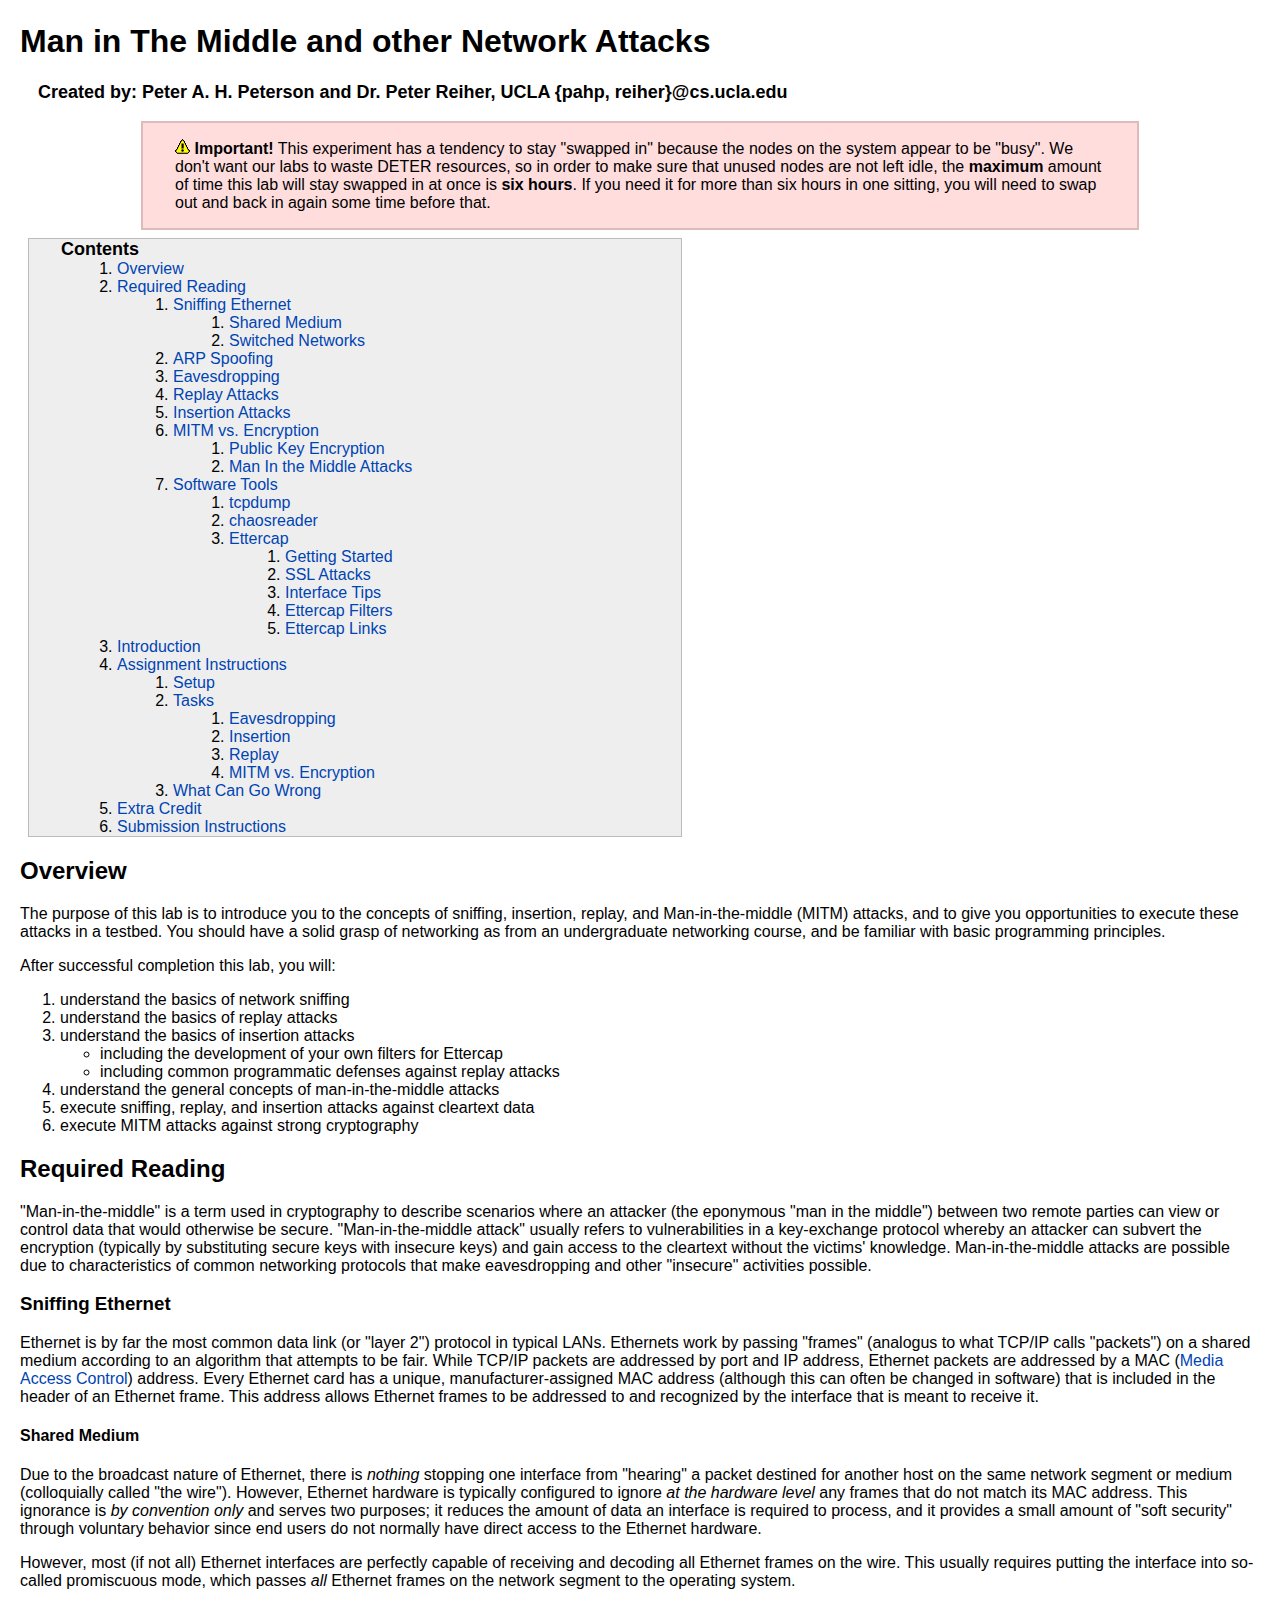
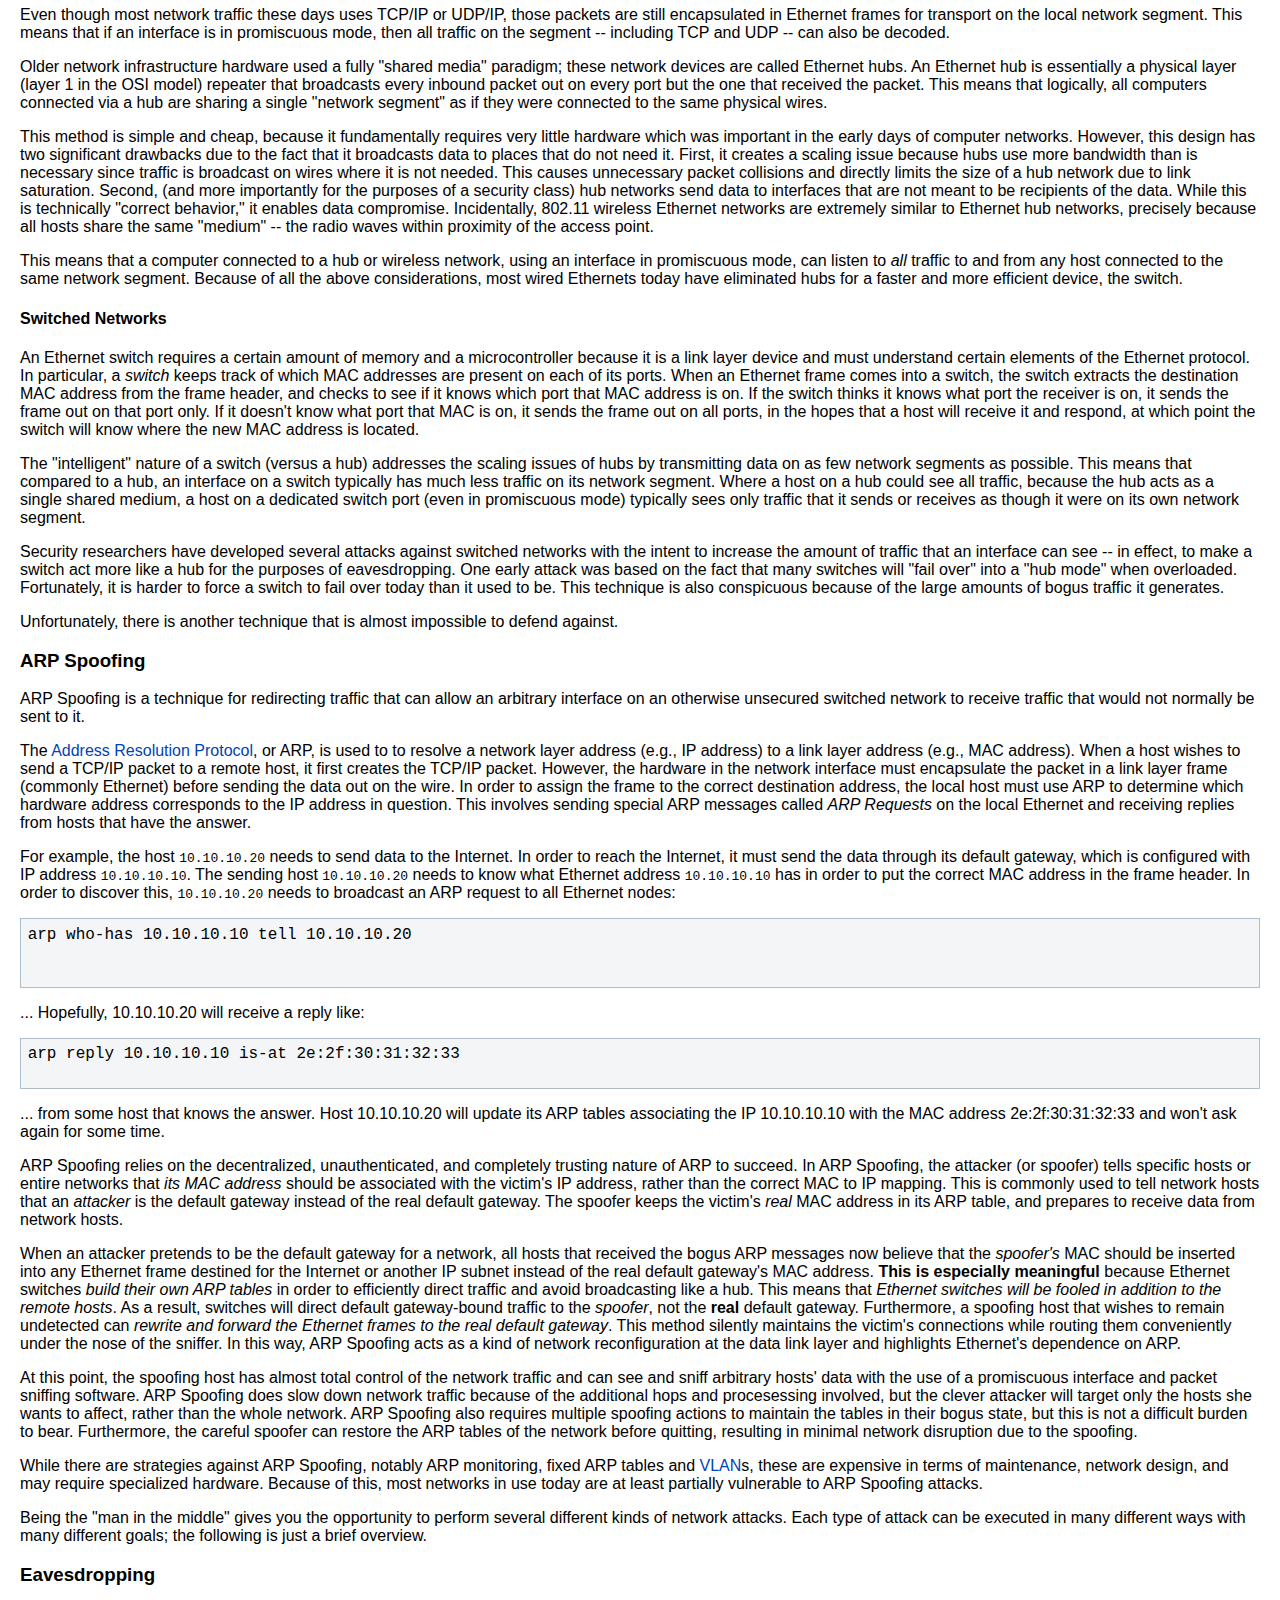
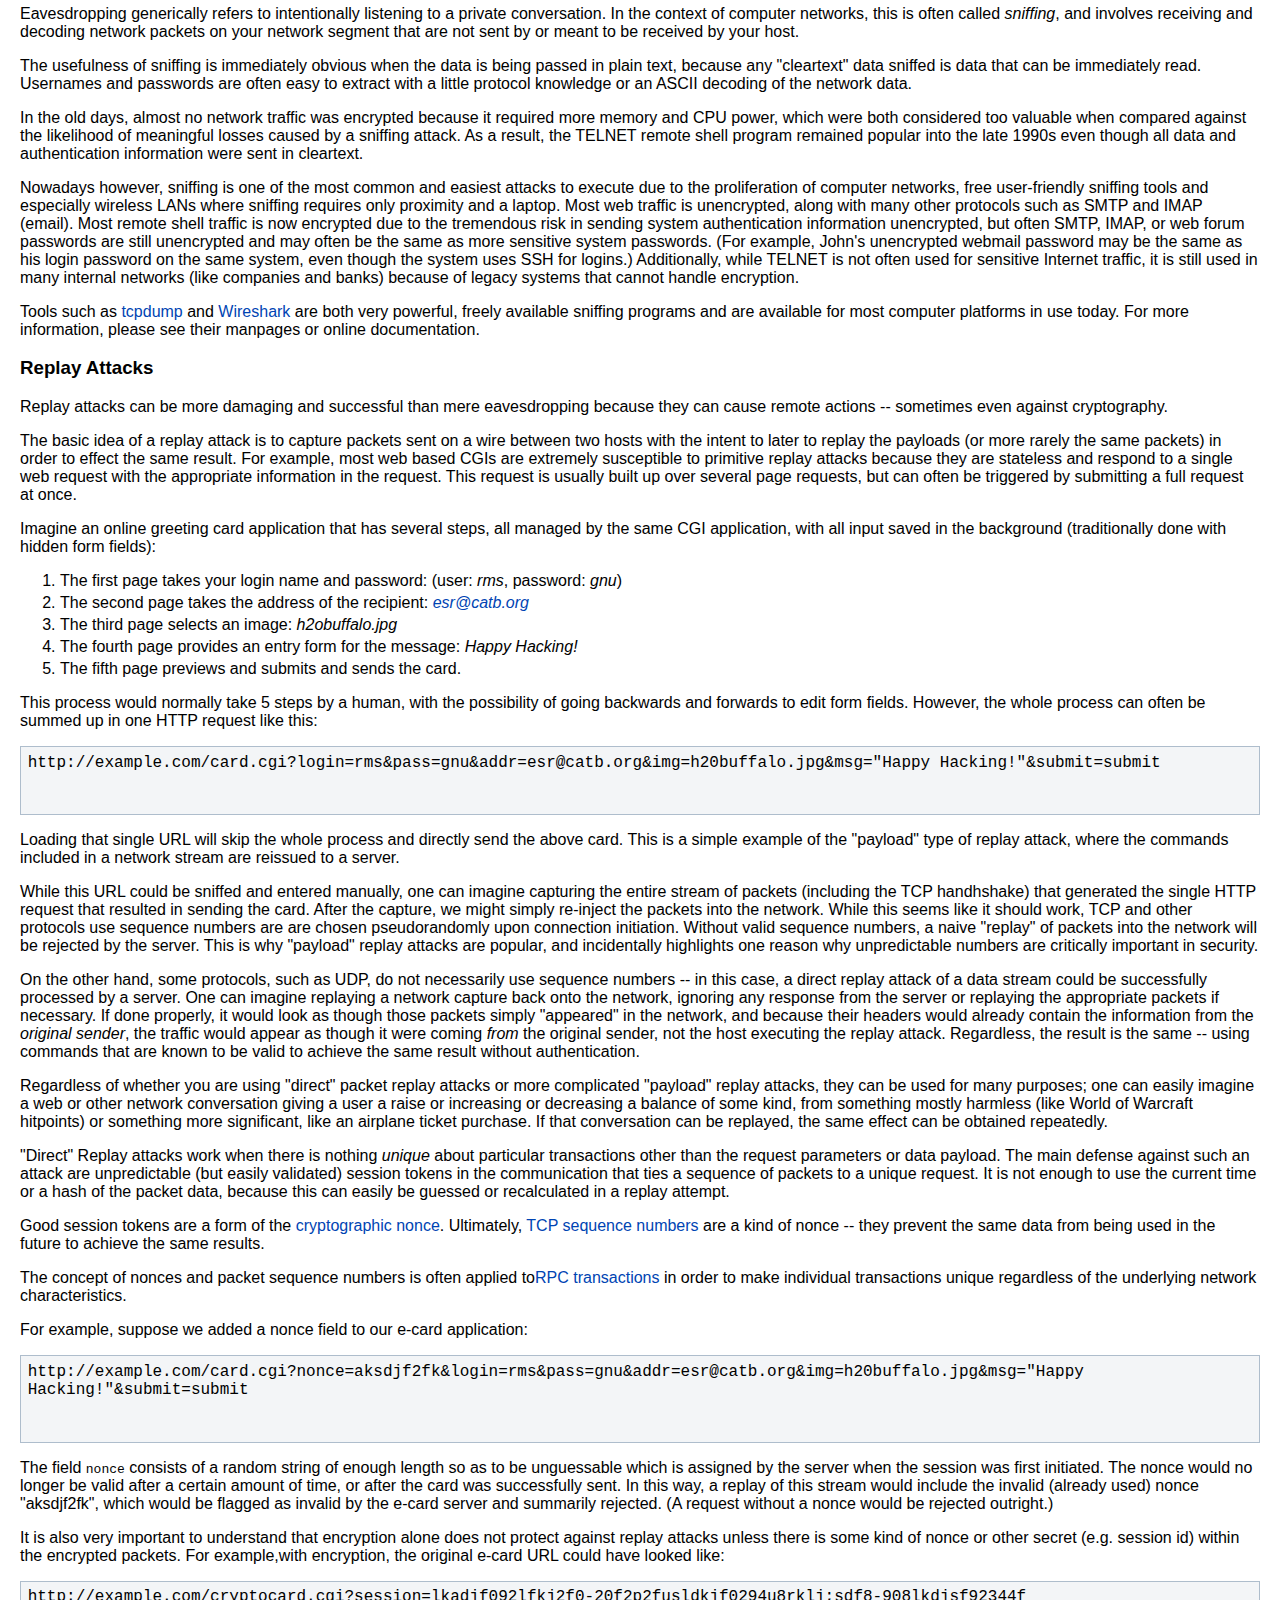
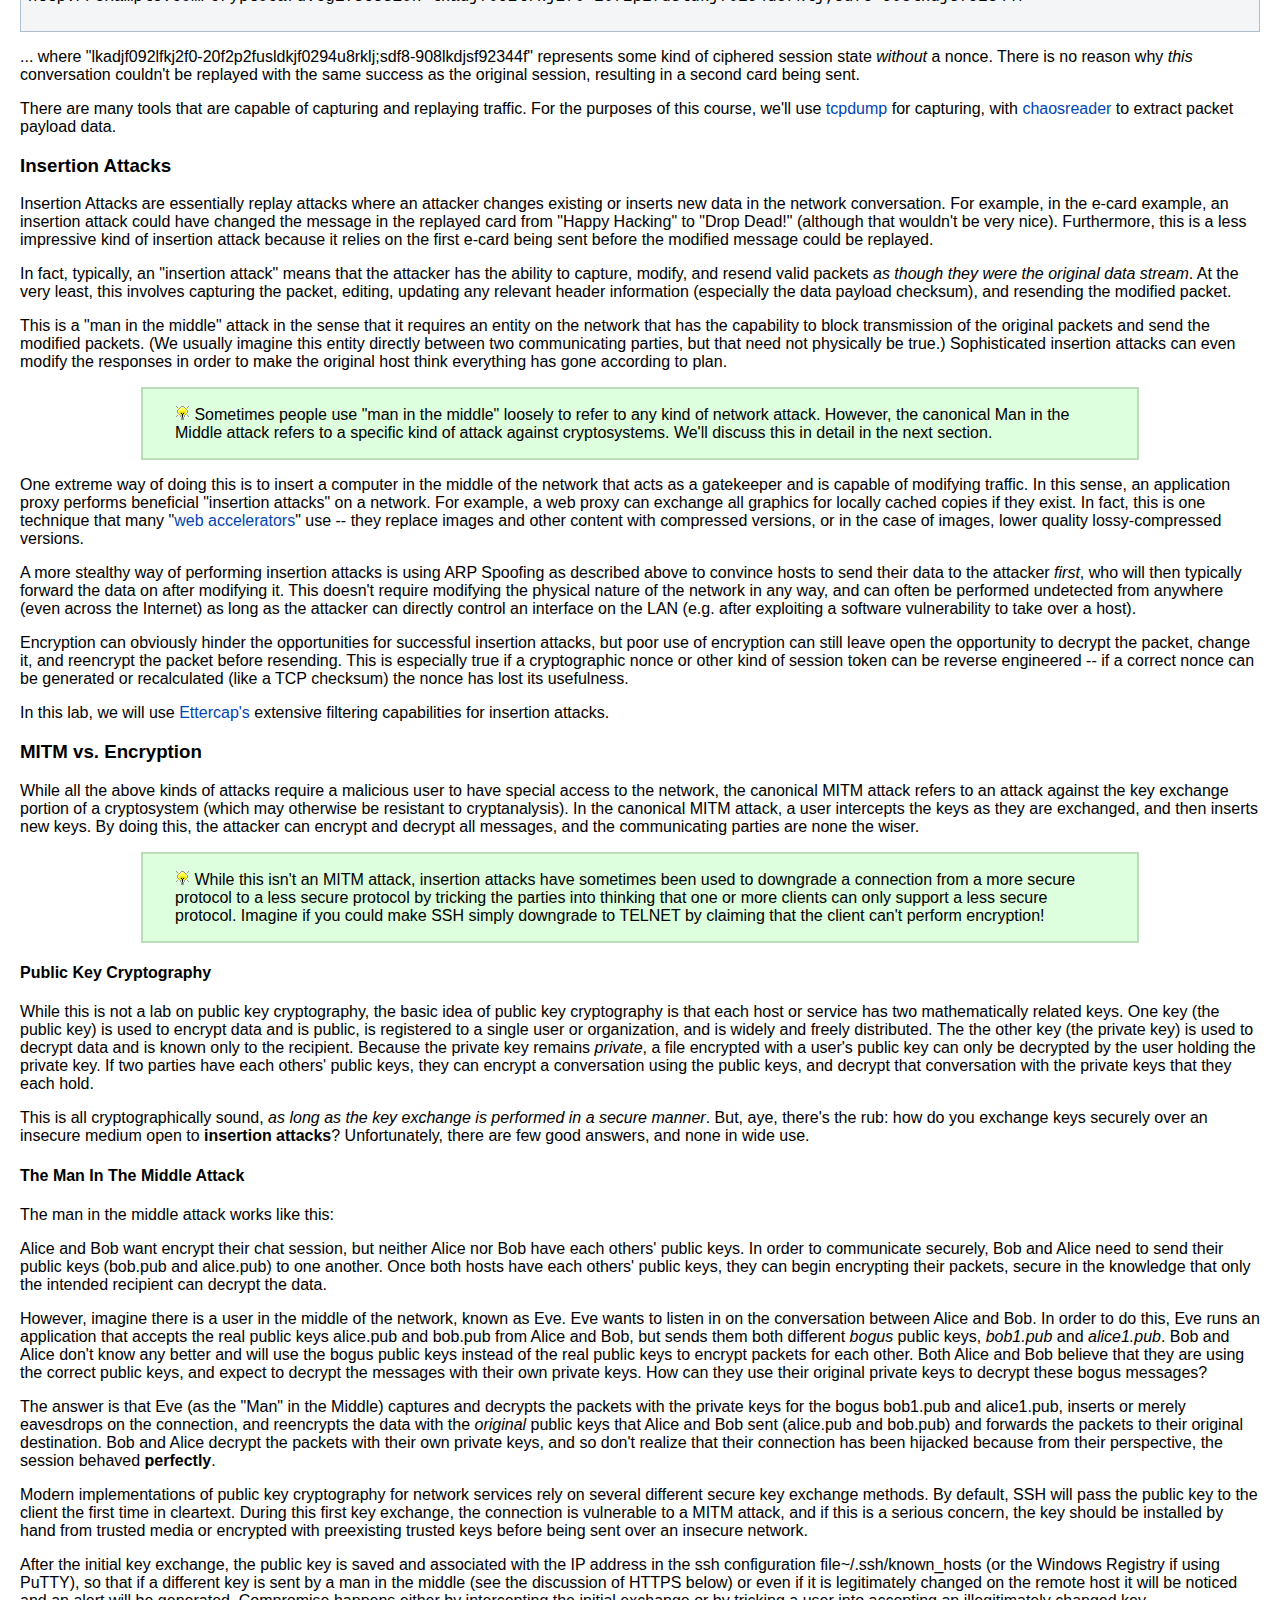
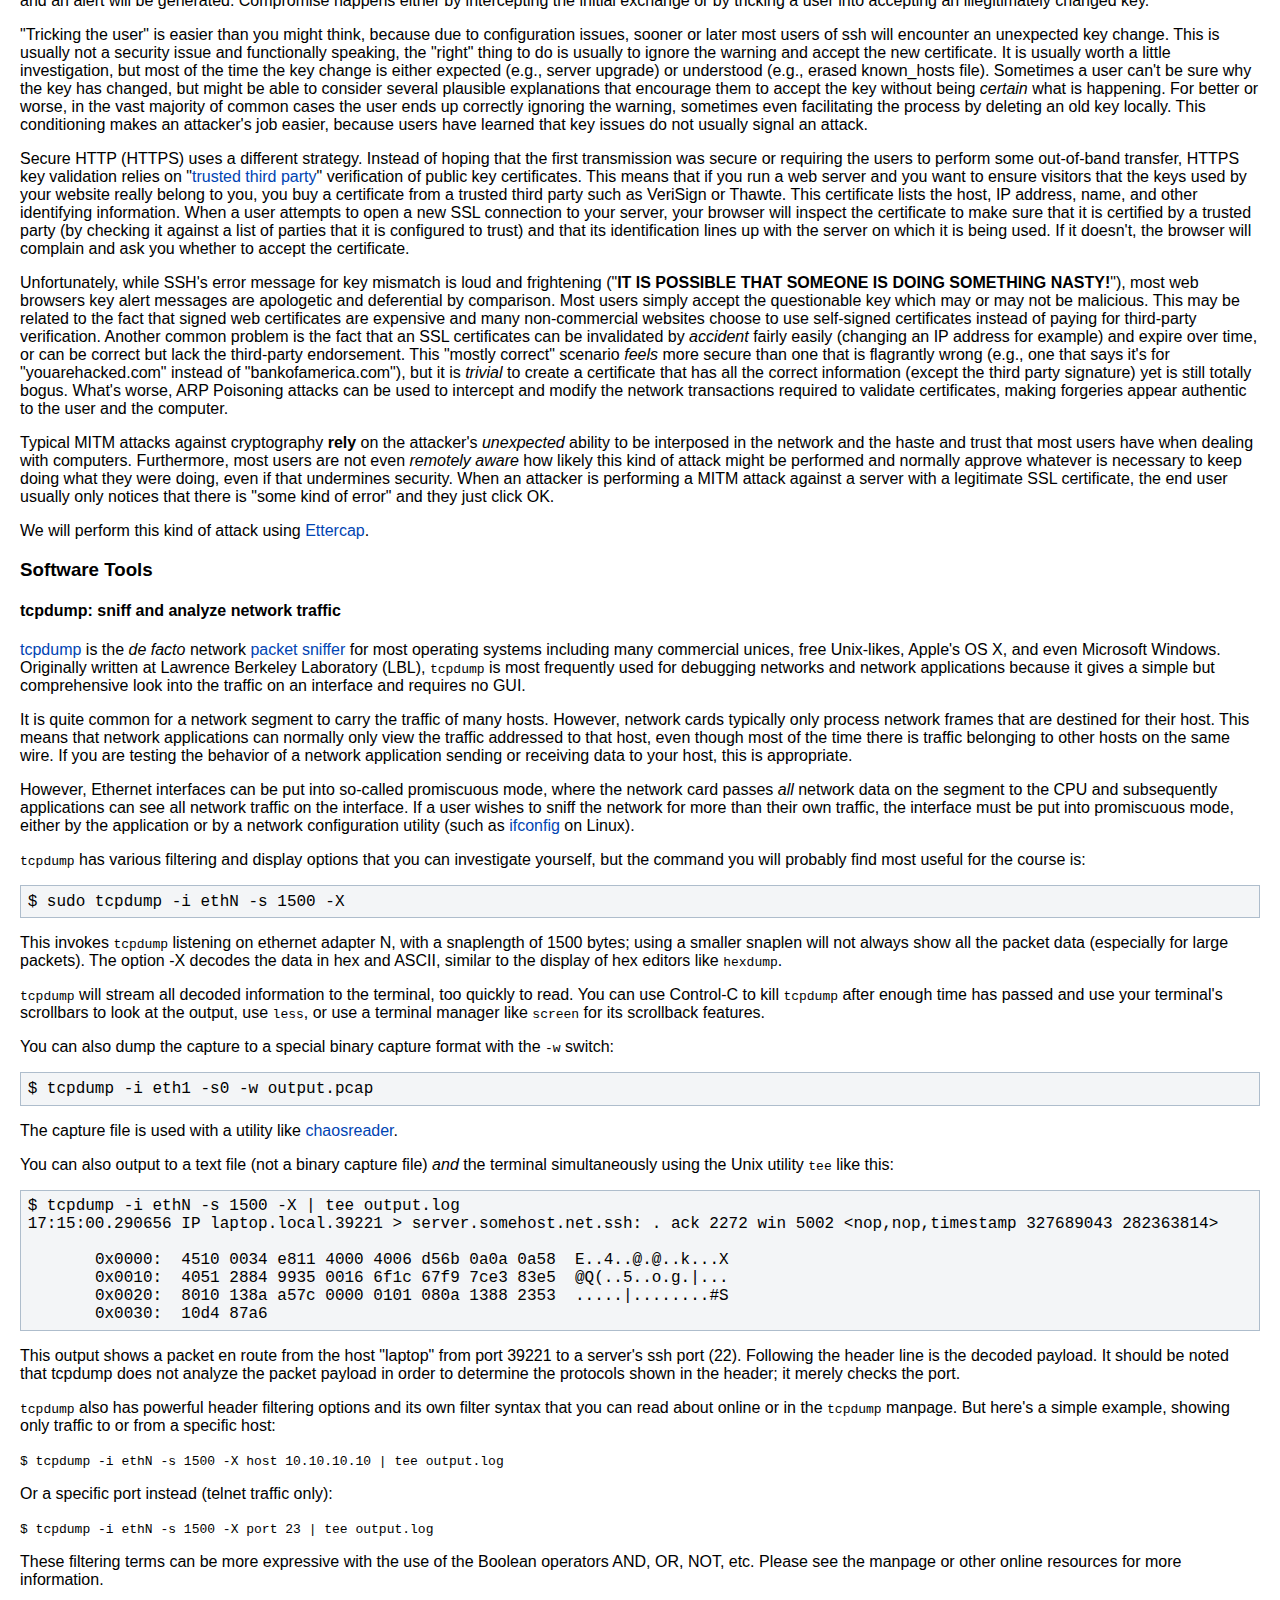
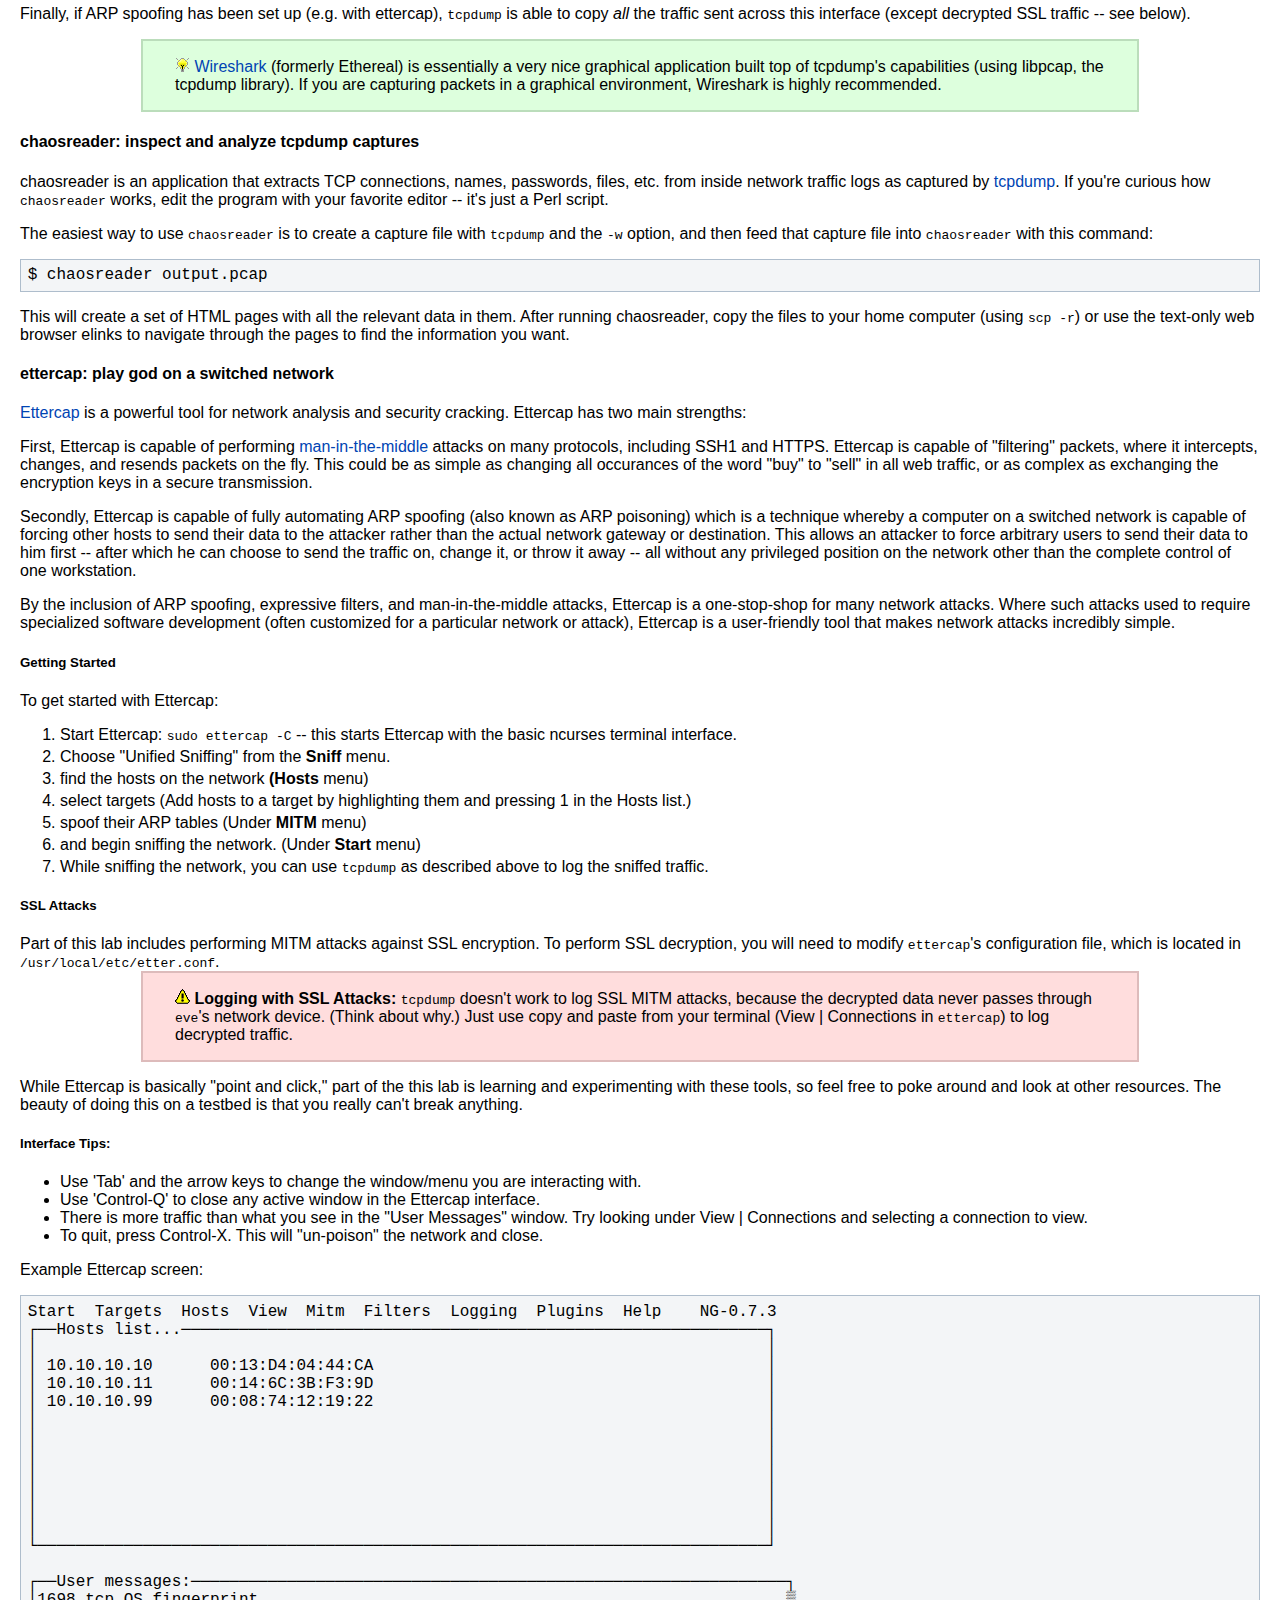
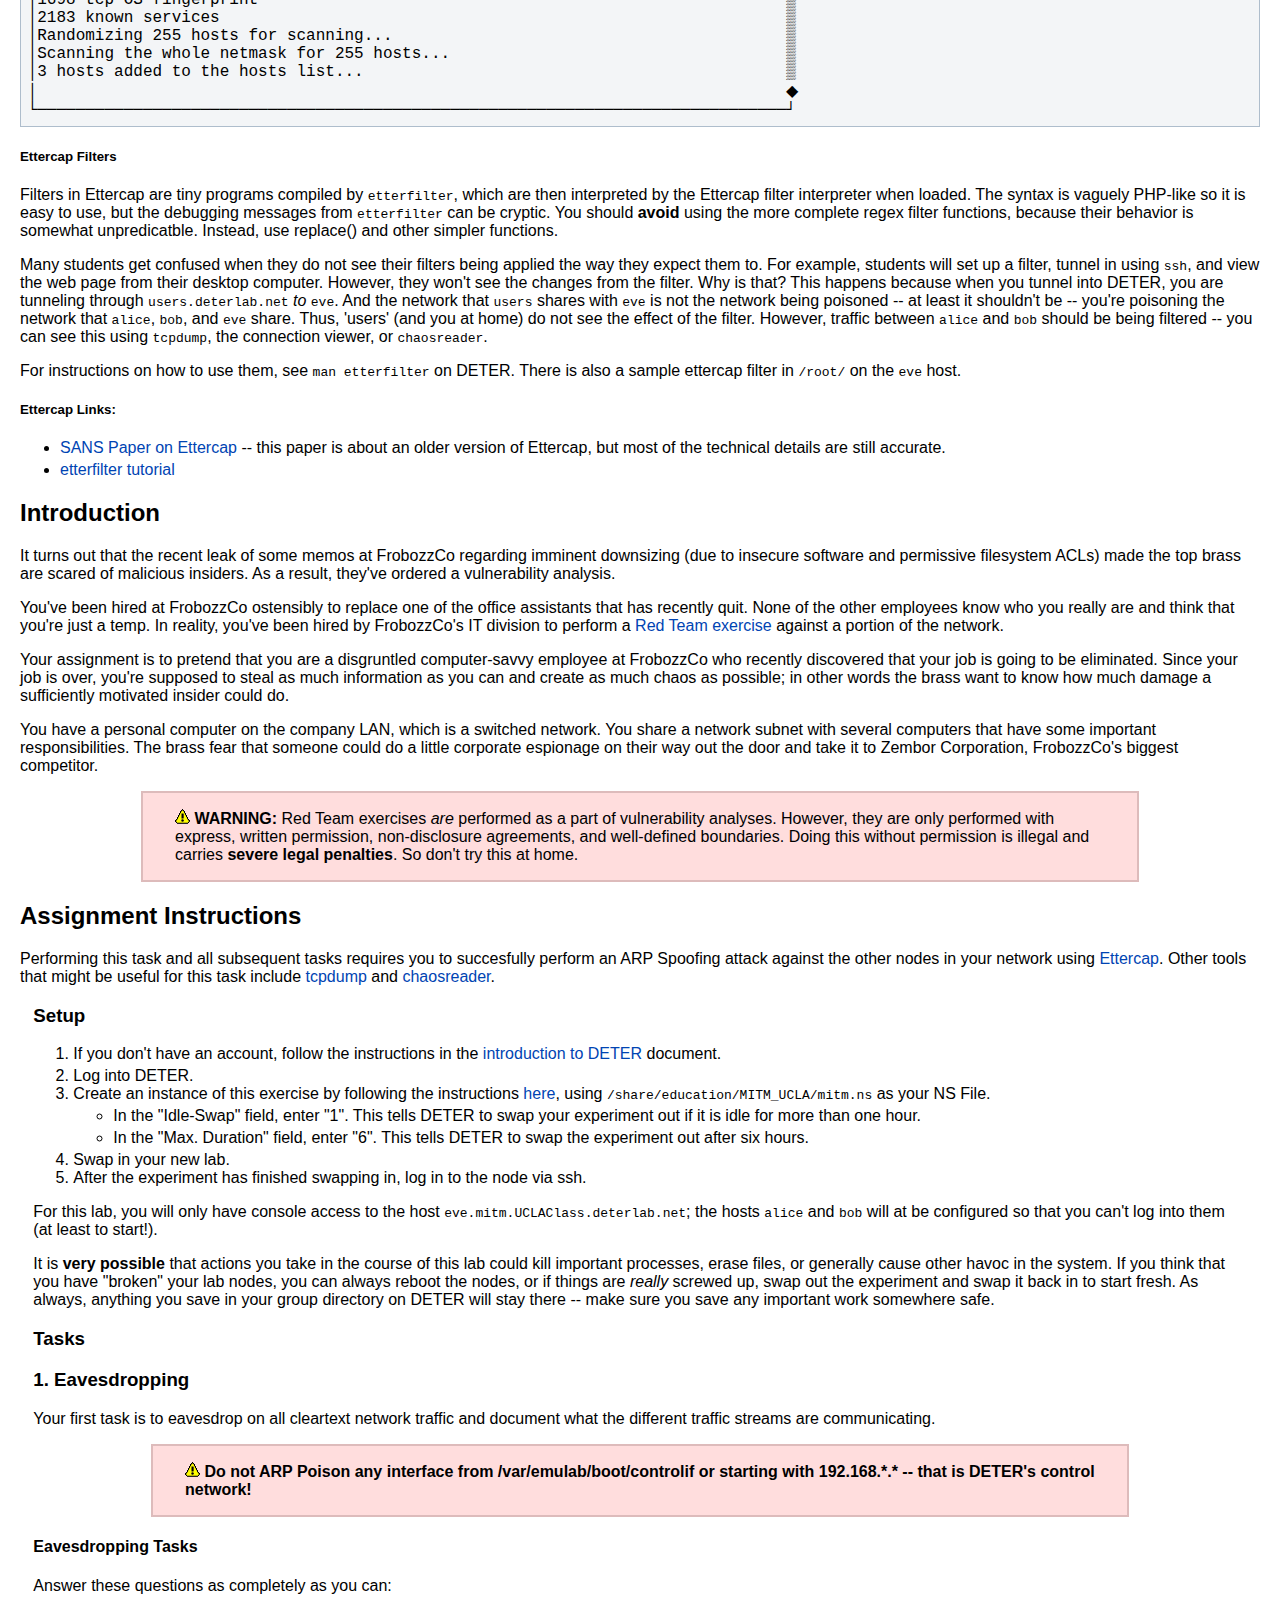
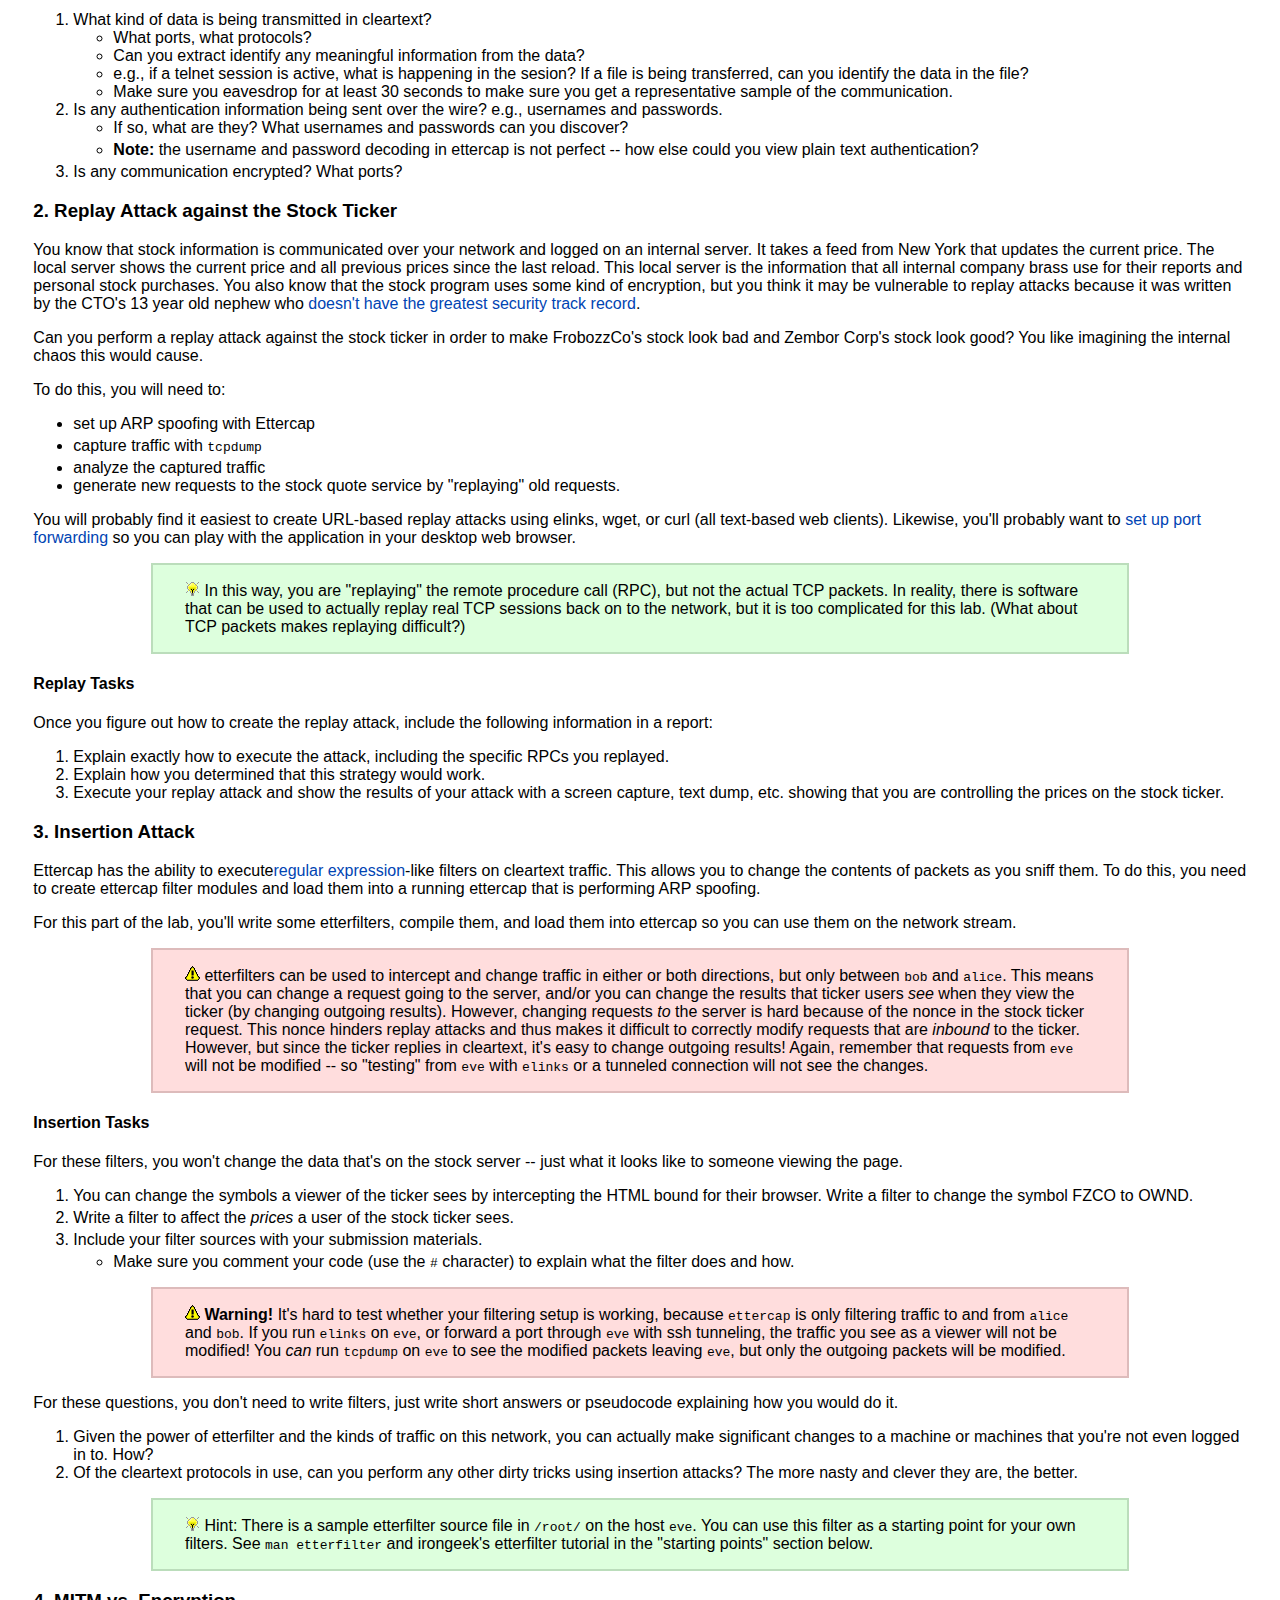
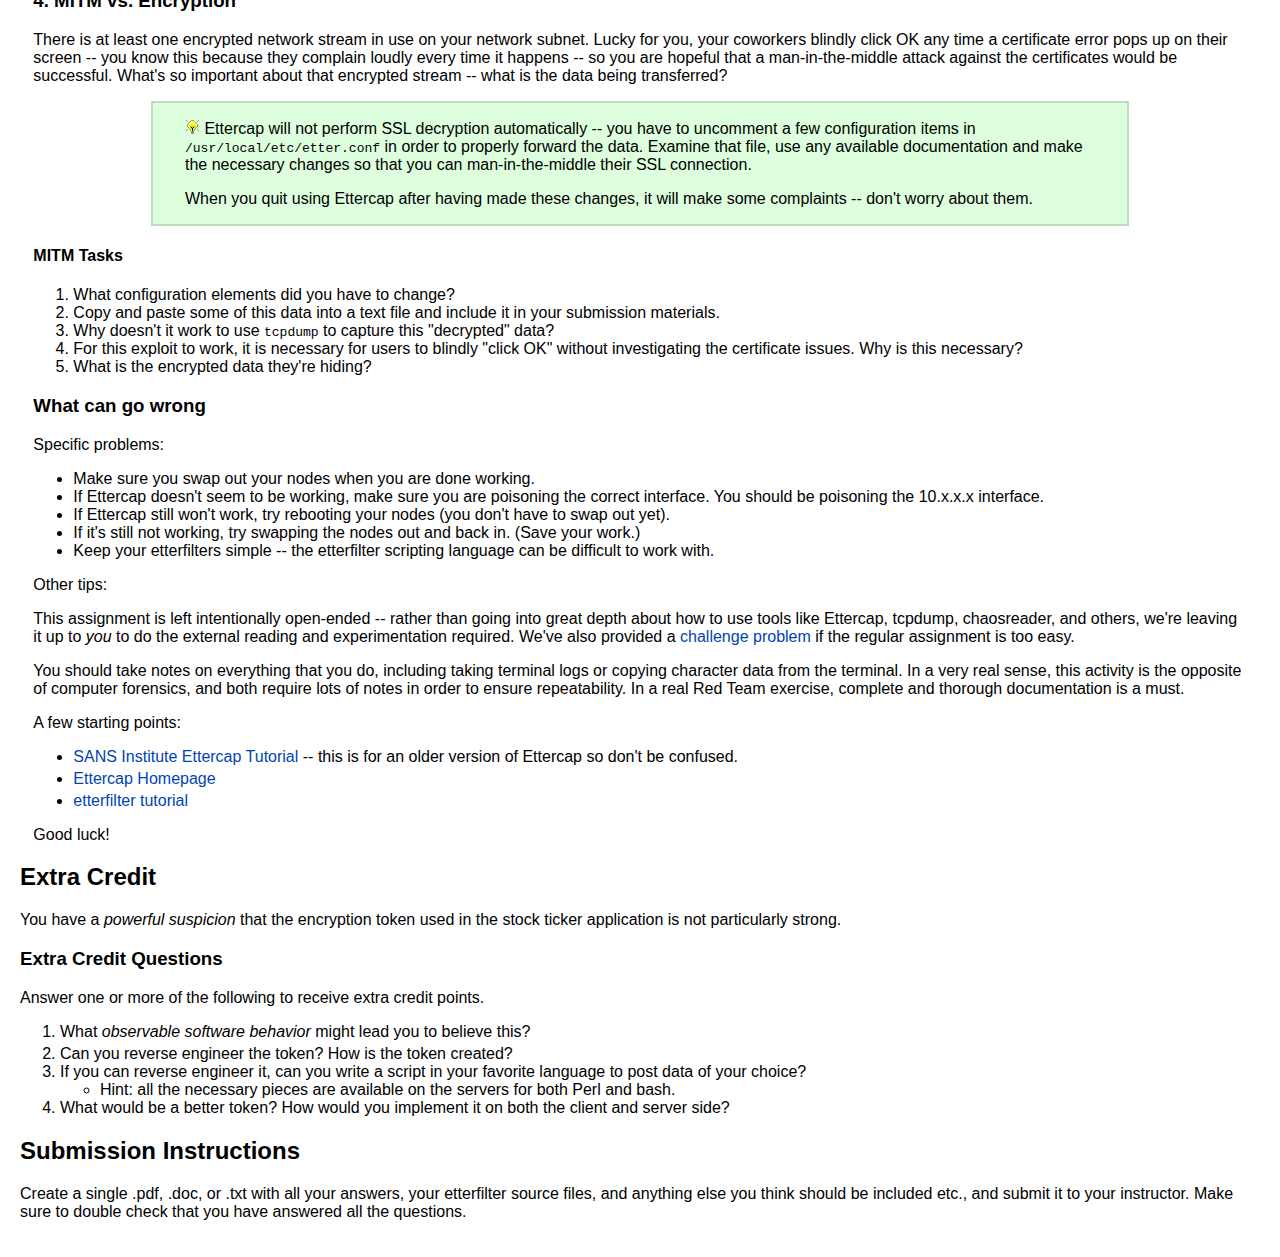
<file: 5/Exercise.html>
<!DOCTYPE html PUBLIC "-//W3C//DTD HTML 4.01//EN" "http://www.w3.org/TR/html4/strict.dtd">
<html><head>


<meta http-equiv="Content-Type" content="text/html; charset=UTF-8">
<meta name="robots" content="index,nofollow">

<title>Man in The Middle and other Network Attacks</title>

<link rel="stylesheet" type="text/css" charset="utf-8" media="all" href="Exercise_files/common.css">
<link rel="stylesheet" type="text/css" charset="utf-8" media="screen" href="Exercise_files/screen.css">

</head><body dir="ltr" lang="en">

<div id="page" dir="ltr" lang="en">
<h1>Man in The Middle and other Network Attacks</h1>
<div class="author">Created by: Peter A. H. Peterson and Dr. Peter Reiher, UCLA {pahp, reiher}@cs.ucla.edu<br>
</div>

<!--
<div class="due-date">Put your due date here if you are including the exercise in your class.</div>
-->

<div class="warning">
<p>
<img src="Exercise_files/alert.png">
<strong>Important!</strong> This experiment has a tendency to stay 
"swapped in" because the nodes on the system appear to be "busy". We 
don't want our labs to waste DETER resources, so in order to make sure 
that unused nodes are not left idle, the <strong>maximum</strong> amount of time this lab will stay swapped in at once is <strong>six hours</strong>. If you need it for more than six hours in one sitting, you will need to swap out and back in again some time before that.

</p></div>


<div class="table-of-contents">
<div class="table-of-contents-heading">Contents</div>
<ol type="1">
<li><a href="#overview">Overview</a>
</li><li><a href="#reading">Required Reading</a>
	<ol>
	<li><a href="#dsniff">Sniffing Ethernet</a>
		<ol>
		<li><a href="#dhub">Shared Medium</a></li>
		<li><a href="#dswitch">Switched Networks</a></li>
		</ol></li>
	<li><a href="#darp">ARP Spoofing</a></li>
	<li><a href="#deaves">Eavesdropping</a></li>
	<li><a href="#dreplay">Replay Attacks</a></li>
	<li><a href="#dinsertion">Insertion Attacks</a></li>
	<li><a href="#dmitmvenc">MITM vs. Encryption</a>
		<ol>
		<li><a href="#dpki">Public Key Encryption</a></li>
		<li><a href="#dmitm">Man In the Middle Attacks</a></li>
		</ol></li>
	<li><a href="#tools">Software Tools</a>
		<ol>
		<li><a href="#tcpdump">tcpdump</a></li>
		<li><a href="#chaosreader">chaosreader</a></li>
		<li><a href="#ettercap">Ettercap</a>
			<ol>
			<li><a href="#etterstart">Getting Started</a>
			</li><li><a href="#ettermitm">SSL Attacks</a>
			</li><li><a href="#ettertips">Interface Tips</a>
			</li><li><a href="#etterfilters">Ettercap Filters</a>
			</li><li><a href="#etterlinks">Ettercap Links</a>
			</li></ol></li>
		</ol></li>
	</ol></li>
<li><a href="#intro">Introduction</a>
</li><li><a href="#assignment">Assignment Instructions</a>
	<ol>
	<li><a href="#setup">Setup</a>
	</li><li><a href="#tasks">Tasks</a>
		<ol>
		<li><a href="#eaveassign">Eavesdropping</a></li>
		<li><a href="#insertassign">Insertion</a></li>
		<li><a href="#replayassign">Replay</a></li>
		<li><a href="#mitmassign">MITM vs. Encryption</a></li>
		</ol>
	</li><li><a href="#glitches">What Can Go Wrong</a>
	</li></ol></li>
<li><a href="#extra">Extra Credit</a>
</li><li><a href="#submission">Submission Instructions</a>
</li></ol>
</div>

<span class="anchor" id="overview"></span> 
<h2>Overview</h2>

<p>
The purpose of this lab is to introduce you to the concepts of sniffing,
 insertion, replay, and Man-in-the-middle (MITM) attacks, and to give 
you opportunities to execute these attacks in a testbed. You should have
 a solid grasp of networking as from an undergraduate networking course,
 and be familiar with basic programming principles. 

</p><p>
After successful completion this lab, you will: 

</p><ol type="1"><li>understand the basics of network sniffing 
</li><li>understand the basics of replay attacks 
</li><li>understand the basics of insertion attacks 
<ul><li>including the development of your own filters for Ettercap 
</li><li>including common programmatic defenses against replay attacks 
</li></ul></li><li>understand the general concepts of man-in-the-middle attacks 
</li><li>execute sniffing, replay, and insertion attacks against cleartext data 
</li><li>execute MITM attacks against strong cryptography
</li></ol>


<span class="anchor" id="reading"></span> 
<h2>Required Reading</h2>


<p>
"Man-in-the-middle" is a term used in cryptography to describe scenarios
 where an attacker (the eponymous "man in the middle") between two 
remote parties can view or control data that would otherwise be secure. 
"Man-in-the-middle attack" usually refers to vulnerabilities in a 
key-exchange protocol whereby an attacker can subvert the encryption 
(typically by substituting secure keys with insecure keys) and gain 
access to the cleartext without the victims' knowledge. 
Man-in-the-middle attacks are possible due to characteristics of common 
networking protocols that make eavesdropping and other "insecure" 
activities possible. 

</p><p>

<span class="anchor" id="dsniff">
</span></p><h3>Sniffing Ethernet</h3>

<p>
Ethernet is by far the most common data link (or "layer 2") protocol in 
typical LANs.  Ethernets work by passing "frames" (analogus to what 
TCP/IP calls "packets") on a shared medium according to an algorithm 
that attempts to be fair. While TCP/IP packets are addressed by port and
 IP address, Ethernet packets are addressed by a MAC (<a class="http" href="http://en.wikipedia.org/wiki/Media_Access_Control">Media Access Control</a>)
 address. Every  Ethernet card has a unique, manufacturer-assigned MAC 
address (although this can often be changed in software) that is 
included in the header of an Ethernet frame. This address allows 
Ethernet frames to be addressed to and recognized by the interface that 
is meant to receive it. 

</p><p>
<span class="anchor" id="dhub"></span> 
</p><h4>Shared Medium</h4>

<p>
Due to the broadcast nature of Ethernet, there is <em>nothing</em> 
stopping one interface from "hearing" a packet destined for another host
 on the same network segment or medium (colloquially called "the wire").
 However, Ethernet hardware is typically configured to ignore <em>at the hardware level</em> any frames that do not match its MAC address. This ignorance is <em>by convention only</em>
 and serves two purposes; it reduces the amount of data an interface is 
required to process, and it provides a small amount of "soft security" 
through voluntary behavior since end users do not normally have direct 
access to the Ethernet hardware. 

</p><p>
However, most (if not all) Ethernet interfaces are perfectly capable of 
receiving and decoding all Ethernet frames on the wire. This usually 
requires putting the interface into so-called promiscuous mode, which 
passes <em>all</em> Ethernet frames on the network segment to the operating system. 

</p><p>
Even though most network traffic these days uses TCP/IP or UDP/IP, those
 packets are still encapsulated in Ethernet frames for transport on the 
local network segment. This means that if an interface is in promiscuous
 mode, then all traffic on the segment -- including TCP and UDP -- can 
also be decoded. 

</p><p>
Older network infrastructure hardware used a fully "shared media" 
paradigm; these network devices are called Ethernet hubs. An Ethernet 
hub is essentially a physical layer (layer 1 in the OSI model) repeater 
that broadcasts every inbound packet out on every port but the one that 
received the packet. This means that logically, all computers connected 
via a hub are sharing a single "network segment" as if they were 
connected to the same physical wires. 

</p><p>
This method is simple and cheap, because it fundamentally requires very 
little hardware which was important in the early days of computer  
networks. However, this design has two significant  drawbacks due to the
 fact that it broadcasts data to places that do not need it. First, it 
creates a scaling issue because hubs use more bandwidth than is 
necessary since traffic is broadcast on wires where it is not needed. 
This causes unnecessary packet collisions and directly limits the size 
of a hub network due to link saturation. Second, (and more importantly 
for the purposes of a security class) hub networks send data to 
interfaces that are not meant to be recipients of the data. While this 
is technically "correct behavior," it enables data compromise. 
Incidentally, 802.11 wireless Ethernet networks are extremely similar to
 Ethernet hub networks, precisely because all hosts share the same 
"medium" -- the radio waves within proximity of the access point. 

</p><p>
This means that a computer connected to a hub or wireless network, using an interface in promiscuous mode, can listen to <em>all</em>
 traffic to and from any host connected to the same network segment. 
Because of all the above considerations, most wired Ethernets today have
 eliminated hubs for a faster and more efficient device, the switch. 

</p><p>
<span class="anchor" id="dswitch"></span> 
</p><h4>Switched Networks</h4>

<p>
An Ethernet switch requires a certain amount of memory and a 
microcontroller because it is a link layer device and must understand 
certain elements of the Ethernet protocol. In particular, a <em>switch</em>
 keeps track of which MAC addresses are present on each of its ports. 
When an Ethernet frame comes into a switch, the  switch extracts the 
destination MAC address from the frame header, and checks to see if it 
knows which port that MAC address is on. If the switch thinks it knows 
what port the receiver is on, it sends the frame out on that port only. 
If it doesn't know what port that MAC is on, it sends the frame out on 
all ports, in the hopes that a host will receive it and respond, at 
which point the switch will know where the new MAC address is located. 

</p><p>
The "intelligent" nature of a switch (versus a hub) addresses the 
scaling issues of hubs by transmitting data on as few network segments 
as possible. This means that compared to a hub, an interface on a switch
 typically has much less traffic on its network segment. Where a host on
 a hub could see all traffic, because the hub acts as a single shared 
medium, a host on a dedicated switch port (even in promiscuous mode) 
typically sees only traffic that it sends or receives as though it were 
on its own network segment. 

</p><p>
Security researchers have developed several attacks against switched 
networks with the intent to increase the amount of traffic that an 
interface can see -- in effect, to make a switch act more like a hub for
 the purposes of eavesdropping. One early attack was based on the fact 
that many switches will "fail over" into a "hub mode" when overloaded. 
Fortunately, it is harder to force a switch to fail over today than it 
used to be. This technique is also conspicuous because of the large 
amounts of bogus traffic it generates. 

</p><p>
Unfortunately, there is another technique that is almost impossible to defend against. 

</p><p>
<span class="anchor" id="darp"></span> 
</p><h3>ARP Spoofing</h3>

<p>
ARP Spoofing is a technique for redirecting traffic that can allow an 
arbitrary interface on an otherwise unsecured switched network to 
receive traffic that would not normally be sent to it. 

</p><p>
The <a class="http" href="http://en.wikipedia.org/wiki/Address_resolution_protocol">Address Resolution Protocol</a>,
 or ARP, is used to to resolve a network layer address (e.g., IP 
address) to a link layer address (e.g., MAC address). When a host wishes
 to send a TCP/IP packet to a remote host, it first creates the TCP/IP 
packet. However, the hardware in the network interface must encapsulate 
the packet in a link layer frame (commonly Ethernet) before sending the 
data out on the wire. In order to assign the frame to the correct 
destination address, the local host must use ARP to determine which 
hardware address corresponds to the IP address in question. This 
involves sending special ARP messages called <em>ARP Requests</em> on the local Ethernet and receiving replies from hosts that have the answer. 

</p><p>
For example, the host <tt>10.10.10.20</tt> needs to send data to the 
Internet. In order to reach the  Internet, it must send the data through
 its default gateway, which is configured with IP address <tt>10.10.10.10</tt>. The sending host <tt>10.10.10.20</tt> needs to know what  Ethernet address <tt>10.10.10.10</tt> has in order to put the correct MAC address in the  frame header. In order to discover this, <tt>10.10.10.20</tt> needs to broadcast an ARP request to all Ethernet nodes: 

</p><p>

</p><pre>arp who-has 10.10.10.10 tell 10.10.10.20


</pre>
<p>
... Hopefully, 10.10.10.20 will receive a reply like: 

</p><p>

</p><pre>arp reply 10.10.10.10 is-at 2e:2f:30:31:32:33

</pre>
<p>
... from some host that knows the answer. Host 10.10.10.20 will update 
its ARP tables associating the IP 10.10.10.10 with the MAC address 
2e:2f:30:31:32:33 and won't ask again for some time. 

</p><p>
ARP Spoofing relies on the decentralized, unauthenticated, and 
completely trusting nature of ARP to succeed. In ARP Spoofing, the 
attacker (or spoofer) tells specific hosts or entire networks that <em>its MAC address</em>
 should be associated with the victim's IP address, rather than the 
correct MAC to IP mapping. This is commonly used to tell network hosts 
that an <em>attacker</em> is the default gateway instead of the real default gateway.  The spoofer keeps the victim's <em>real</em> MAC address in its ARP table, and prepares to receive data from network hosts. 

</p><p>
When an attacker pretends to be the default gateway for a network, all 
hosts that received the bogus ARP messages now believe that the <em>spoofer's</em>
 MAC should be inserted into any Ethernet frame destined for the 
Internet or another IP subnet instead of the real default gateway's MAC 
address. <strong>This is especially meaningful</strong> because Ethernet switches <em>build their own ARP tables</em> in order to efficiently direct traffic and avoid broadcasting like a hub. This means that <em>Ethernet switches will be fooled in addition to the remote hosts</em>. As a result, switches will direct default gateway-bound traffic to the <em>spoofer</em>, not the <strong>real</strong> default gateway. Furthermore, a spoofing host that wishes to remain undetected can <em>rewrite and forward the Ethernet frames to the real default gateway</em>.
 This method silently maintains the victim's connections while routing 
them conveniently under the nose of the sniffer. In this way, ARP 
Spoofing acts as a kind of network reconfiguration at the data link 
layer and highlights Ethernet's dependence on ARP. 

</p><p>
At this point, the spoofing host has almost total control of the network
 traffic and can see and sniff arbitrary hosts' data with the use of a 
promiscuous interface and packet sniffing software. ARP Spoofing does 
slow down network traffic because of the additional hops and 
procesessing involved, but the clever attacker will target only the 
hosts she wants to affect, rather than the whole network. ARP Spoofing 
also requires multiple spoofing actions to maintain the tables in their 
bogus state, but this is not a difficult burden to bear. Furthermore, 
the careful spoofer can restore the ARP tables of the network before 
quitting, resulting in minimal network disruption due to the spoofing. 

</p><p>
While there are strategies against ARP Spoofing, notably ARP monitoring, fixed ARP tables and <a class="http" href="http://en.wikipedia.org/wiki/VLAN">VLAN</a>s,
 these are expensive in terms of maintenance, network design, and may 
require specialized hardware. Because of this, most networks in use 
today are at least partially vulnerable to ARP Spoofing attacks. 

</p><p>
Being the "man in the middle" gives you the opportunity to perform 
several different kinds of network attacks. Each type of attack can be 
executed in many different ways with many different goals; the following
 is just a brief overview. 


<span class="anchor" id="deaves">
</span></p><h3>Eavesdropping</h3>

<p>
Eavesdropping generically refers to intentionally listening to a private
 conversation. In the context of computer networks, this is often called
 <em>sniffing</em>, and involves receiving and decoding network packets 
on your network segment that are not sent by or meant to be received by 
your host. 

</p><p>
The usefulness of sniffing is immediately obvious when the data is being
 passed in plain text, because any "cleartext" data sniffed is data that
 can be immediately read. Usernames and passwords are often easy to 
extract with a little protocol knowledge or an ASCII decoding of the 
network data. 

</p><p>
In the old days, almost no network traffic was encrypted because it 
required more memory and CPU power, which were both considered too 
valuable when compared against the likelihood of meaningful losses 
caused by a sniffing attack. As a result, the TELNET remote shell 
program remained popular into the late 1990s even though all data and 
authentication information were sent in cleartext. 

</p><p>
Nowadays however, sniffing is one of the most common and easiest attacks
 to execute due to the proliferation of computer networks, free 
user-friendly sniffing tools and especially wireless LANs where sniffing
 requires only proximity and a laptop.  Most web traffic is unencrypted,
 along with many other protocols such as SMTP and IMAP (email). Most 
remote shell traffic is now encrypted due to the tremendous risk in 
sending system authentication information unencrypted, but often SMTP, 
IMAP, or web forum passwords are still unencrypted and may often be the 
same as more sensitive system passwords. (For example, John's 
unencrypted webmail password may be the same as his login password on 
the same system, even though the system uses SSH for logins.) 
Additionally, while TELNET is not often used for sensitive Internet 
traffic, it is still used in many internal networks (like companies and 
banks) because of legacy systems that cannot handle encryption. 

</p><p>
Tools such as <a href="#tcpdump">tcpdump</a> and <a class="http" href="http://en.wikipedia.org/wiki/Wireshark">Wireshark</a>
 are both  very powerful, freely available sniffing programs and are 
available for most computer platforms in use today. For more 
information, please see their manpages or online documentation. 

</p><p>
<span class="anchor" id="replay"></span> 

</p><p>


<span class="anchor" id="dreplay">
</span></p><h3>Replay Attacks</h3>

<p>
Replay attacks can be more damaging and successful than mere 
eavesdropping because they can cause remote actions -- sometimes even 
against cryptography. 

</p><p>
The basic idea of a replay attack is to capture packets sent on a wire 
between two hosts with the intent to later to replay the payloads (or 
more rarely the same packets) in order to effect the same result. For 
example, most web based CGIs are extremely susceptible to primitive 
replay attacks because they are stateless and respond to a single web 
request with the appropriate information in the request. This request is
 usually built up over several page requests, but can often be triggered
 by submitting a full request at once. 

</p><p>
Imagine an online greeting card application that has several steps, all 
managed by the same CGI application, with all input saved in the 
background (traditionally done with hidden form fields): 

</p><ol type="1"><li><p>
The first page takes your login name and password: (user: <em>rms</em>, password: <em>gnu</em>) 
</p></li><li><p>
The second page takes the address of the recipient: <em> <a class="mailto" href="mailto:esr@catb.org">esr@catb.org</a> </em> 
</p></li><li><p>
The third page selects an image: <em>h2obuffalo.jpg</em> 
</p></li><li><p>
The fourth page provides an entry form for the message: <em>Happy Hacking!</em> 
</p></li><li>The fifth page previews and submits and sends the card. 
</li></ol><p>
This process would normally take 5 steps by a human, with the 
possibility of going backwards and forwards to edit form fields. 
However, the whole process can often be summed up in one HTTP request 
like this: 

</p><p>

</p><pre>http://example.com/card.cgi?login=rms&amp;pass=gnu&amp;addr=esr@catb.org&amp;img=h20buffalo.jpg&amp;msg="Happy Hacking!"&amp;submit=submit


</pre>
<p>
Loading that single URL will skip the whole process and directly send 
the above card. This is a simple example of the "payload" type of replay
 attack, where the commands included in a network stream are reissued to
 a server. 

</p><p>
While this URL could be sniffed and entered manually, one can imagine 
capturing the entire stream of packets (including the TCP handhshake) 
that generated the single HTTP request that resulted in sending the 
card. After the capture, we might simply re-inject the packets into the 
network. While this seems like it should work, TCP and other protocols 
use sequence numbers are are chosen pseudorandomly upon connection 
initiation. Without valid sequence numbers, a naive "replay" of packets 
into the network will be rejected by the server. This is why "payload" 
replay attacks are popular, and incidentally highlights one reason why 
unpredictable numbers are critically important in security. 

</p><p>
On the other hand, some protocols, such as UDP, do not necessarily use 
sequence numbers -- in this case, a direct replay attack of a data 
stream could be successfully processed by a server. One can imagine 
replaying a network capture back onto the network, ignoring any response
 from the server or replaying the appropriate packets if necessary. If 
done properly, it would look as though those packets simply "appeared" 
in the network, and because their headers would already contain the 
information from the <em>original sender</em>, the traffic would appear as though it were coming <em>from</em>
 the original sender, not the host executing the replay attack. 
Regardless, the result is the same -- using commands that are known to 
be valid to achieve the same result without authentication. 

</p><p>
Regardless of whether you are using "direct" packet replay attacks or 
more complicated "payload" replay attacks, they can be used for many 
purposes; one can easily imagine a web or other network conversation 
giving a user a raise or increasing or decreasing a balance of some 
kind, from something mostly harmless (like World of Warcraft hitpoints) 
or something more significant, like an airplane ticket purchase. If that
 conversation can be replayed, the same effect can be obtained 
repeatedly. 

</p><p>
"Direct" Replay attacks work when there is nothing <em>unique</em> about
 particular transactions other than the request parameters or data 
payload. The main defense against such an attack are unpredictable (but 
easily validated) session tokens in the communication that ties a 
sequence of packets to a unique request. It is not enough to use the 
current time or a hash of the packet data, because this can easily be 
guessed or recalculated in a replay attempt. 

</p><p>
Good session tokens are a form of the <a class="http" href="http://en.wikipedia.org/wiki/Cryptographic_nonce">cryptographic nonce</a>. Ultimately, <a class="http" href="http://www.freesoft.org/CIE/Course/Section4/9.htm">TCP sequence numbers</a> are a kind of nonce -- they prevent the same data from being used in the future to achieve the same results. 

</p><p>
The concept of nonces and packet sequence numbers is often applied to<a class="http" href="http://en.wikipedia.org/wiki/Remote_procedure_call">RPC transactions</a> in order to make individual transactions unique regardless of the underlying network characteristics. 

</p><p>
For example, suppose we added a nonce field to our e-card application: 

</p><p>

</p><pre>http://example.com/card.cgi?nonce=aksdjf2fk&amp;login=rms&amp;pass=gnu&amp;addr=esr@catb.org&amp;img=h20buffalo.jpg&amp;msg="Happy Hacking!"&amp;submit=submit


</pre>
<p>
The field <tt>nonce</tt> consists of a random string of enough length so
 as to be unguessable which is assigned by the server when the session 
was first initiated. The nonce would no longer be valid after a certain 
amount of time, or after the card was successfully sent. In this way, a 
replay of this stream would include the invalid (already used) nonce 
"aksdjf2fk", which would be flagged as invalid by the e-card server and 
summarily rejected. (A request without a nonce would be rejected 
outright.) 

</p><p>
It is also very important to understand that encryption alone does not 
protect against replay attacks unless there is some kind of nonce or 
other secret (e.g. session id) within the encrypted packets. For 
example,with encryption, the original e-card URL could have looked like:
 

</p><p>

</p><pre>http://example.com/cryptocard.cgi?session=lkadjf092lfkj2f0-20f2p2fusldkjf0294u8rklj;sdf8-908lkdjsf92344f

</pre>
<p>
... where "lkadjf092lfkj2f0-20f2p2fusldkjf0294u8rklj;sdf8-908lkdjsf92344f" represents some kind of ciphered session state <em>without</em> a nonce. There is no reason why <em>this</em> conversation couldn't be replayed with the same success as the original session, resulting in a second card being sent. 

</p><p>
There are many tools that are capable of capturing and replaying traffic. For the purposes of this course, we'll use <a href="#tcpdump">tcpdump</a> for capturing,   with <a href="#chaosreader">chaosreader</a> to extract packet payload data. 

</p><p>
<span class="anchor" id="insertion"></span> 

</p><p>


<span class="anchor" id="dinsertion">
</span></p><h3>Insertion Attacks</h3>

<p>
Insertion Attacks are essentially replay attacks where an attacker 
changes existing or inserts new data in the network conversation. For 
example, in the e-card example, an insertion attack could have changed 
the message in the replayed card from "Happy Hacking" to "Drop Dead!" 
(although that wouldn't be very nice). Furthermore, this is a less 
impressive kind of insertion attack because it relies on the first 
e-card being sent before the modified message could be replayed. 

</p><p>
In fact, typically, an "insertion attack" means that the attacker has the ability to capture, modify, and resend valid packets <em>as though they were the original data stream</em>.
 At the very least, this involves capturing the packet,  editing, 
updating any relevant header information (especially the data payload 
checksum), and resending the modified packet. 

</p><p>
This is a "man in the middle" attack in the sense that it requires an 
entity on the network that has the capability to block transmission of 
the original packets and send the modified packets. (We usually imagine 
this entity directly between two communicating parties, but that need 
not physically be true.) Sophisticated  insertion attacks can even 
modify the responses in order to make the original host think everything
 has gone according to plan. 

</p><div class="infobox">
<p>
<img src="Exercise_files/idea.png">
Sometimes people use "man in the middle" loosely to refer to any kind of
 network attack. However, the canonical Man in the Middle attack refers 
to a specific kind of attack against cryptosystems. We'll discuss this 
in detail in the next section.
</p></div>


<p>
One extreme way of doing this is to insert a computer in the middle of 
the network that acts as a gatekeeper and is capable of modifying 
traffic. In this sense, an application proxy performs beneficial 
"insertion attacks" on a network. For example, a web proxy can exchange 
all graphics for locally cached copies if they exist. In fact, this is 
one technique that many "<a class="http" href="http://en.wikipedia.org/wiki/Web_accelerator">web accelerators</a>"
 use -- they replace images and other content with compressed versions, 
or in the case of images, lower quality lossy-compressed versions. 

</p><p>
A more stealthy way of performing insertion attacks is using ARP 
Spoofing as described above to convince hosts to send their data to the 
attacker <em>first</em>, who will then typically forward the data on 
after modifying it. This doesn't require modifying the physical nature 
of the network in any way, and can often be performed undetected from 
anywhere (even across the Internet) as long as the attacker can directly
 control an interface on the LAN (e.g. after exploiting a software 
vulnerability to take over a host). 

</p><p>
Encryption can obviously hinder the opportunities for successful 
insertion attacks, but poor use of encryption can still leave open the 
opportunity to decrypt the packet, change it, and reencrypt the packet 
before resending. This is especially true if a cryptographic nonce or 
other kind of session token can be reverse engineered -- if a correct 
nonce can be generated or recalculated (like a TCP checksum) the nonce 
has lost its usefulness. 

</p><p>
In this lab, we will use <a href="#ettercap">Ettercap's</a> extensive filtering capabilities for insertion attacks. 


<span class="anchor" id="dmitmvenc">
</span></p><h3>MITM vs. Encryption</h3>

<p>
While all the above kinds of attacks require a malicious user to have 
special access to the network, the canonical MITM attack refers to an 
attack against the key exchange portion of a cryptosystem (which may 
otherwise be resistant to cryptanalysis). In the canonical MITM attack, a
 user intercepts the keys as they are exchanged, and then inserts new 
keys. By doing this, the attacker can encrypt and decrypt all messages, 
and the communicating parties are none the wiser.  

</p><div class="infobox">
<p>
<img src="Exercise_files/idea.png">
While this isn't an MITM attack, insertion attacks have sometimes been 
used to downgrade a connection from a more secure protocol to a less 
secure protocol by tricking the parties into thinking that one or more 
clients can only support a less secure protocol. Imagine if you could 
make SSH simply downgrade to TELNET by claiming that the client can't 
perform encryption!
</p></div>


<p>

<span class="anchor" id="dpki">
</span></p><h4>Public Key Cryptography</h4>

<p>
While this is not a lab on public key cryptography, the basic idea of 
public key cryptography  is that each host or service has two 
mathematically related keys. One key (the public key) is used to encrypt
 data and is public, is registered to a single user or organization, and
 is widely and freely distributed. The the other key (the private key) 
is used to decrypt data and is known only to the recipient.  Because the
 private key remains <em>private</em>, a file encrypted with a user's 
public key can only be decrypted by the user holding the private key. If
 two parties have each others' public keys, they can encrypt a  
conversation using the public keys, and decrypt that conversation with 
the private keys that they each hold. 

</p><p>
This is all cryptographically sound, <em>as long as the key exchange is performed in a secure manner</em>. But, aye, there's the rub: how do you exchange keys securely over an insecure medium open to <strong>insertion attacks</strong>? Unfortunately, there are few good answers, and none in wide use. 

</p><p>

<span class="anchor" id="dmitm">
</span></p><h4>The Man In The Middle Attack</h4>

<p>
The man in the middle attack works like this:
</p><p>
Alice and Bob want encrypt their chat session, but neither Alice nor Bob
 have each others' public keys. In order to communicate securely, Bob 
and Alice need to send their public keys (bob.pub and alice.pub) to one 
another. Once both hosts have each others' public keys, they can begin 
encrypting their packets, secure in the knowledge that only the intended
 recipient can decrypt the data. 

</p><p>
However, imagine there is a user in the middle of the network, known as 
Eve. Eve wants to listen in on the conversation between Alice and Bob. 
In order to do this, Eve runs an application that accepts the real 
public keys alice.pub and bob.pub from Alice and Bob, but sends them 
both different <em>bogus</em> public keys, <em>bob1.pub</em> and <em>alice1.pub</em>.
 Bob and Alice don't know any better and will use the bogus public keys 
instead of the real public keys to encrypt packets for each other. Both 
Alice and Bob believe that they are using the correct public keys, and 
expect to decrypt the messages with their own private keys. How can they
 use their original private keys to decrypt these bogus messages? 

</p><p>
The answer is that Eve (as the "Man" in the Middle) captures and 
decrypts the packets with the private keys for the bogus bob1.pub and 
alice1.pub, inserts or merely eavesdrops on the connection, and 
reencrypts the data with the <em>original</em> public keys that Alice 
and Bob sent (alice.pub and bob.pub) and forwards the packets to their 
original destination. Bob and Alice decrypt the packets with their own 
private keys, and so don't realize that their connection has been 
hijacked because from their perspective, the session behaved <b>perfectly</b>. 

</p><p>
Modern implementations of public key cryptography for network services 
rely on  several different secure key exchange methods. By default, SSH 
will pass the public key to the client the first time in cleartext. 
During this first key exchange, the connection is vulnerable to a MITM 
attack, and if this is a serious concern, the key should be installed by
 hand from trusted media or encrypted with preexisting trusted keys 
before being sent over an insecure network. 

</p><p>
After the initial key exchange, the public key is saved and associated 
with the IP address in the ssh configuration file~/.ssh/known_hosts (or 
the Windows Registry if using PuTTY), so that if a different key is sent
 by a man in the middle (see the discussion of HTTPS below) or even if 
it is  legitimately changed on the remote host it will be noticed and an
 alert will be generated. Compromise happens either by intercepting the 
initial exchange or by tricking a user into accepting an illegitimately 
changed key. 

</p><p>
"Tricking the user" is easier than you might think, because due to 
configuration issues, sooner or later most users of ssh will encounter 
an unexpected key change. This is usually not a security issue and 
functionally speaking, the "right" thing to do is usually to ignore the 
warning and accept the new certificate. It is usually worth a little 
investigation, but most of the time the key change is either expected 
(e.g., server upgrade) or understood (e.g., erased known_hosts file). 
Sometimes a user can't be sure why the key has changed, but might be 
able to consider several plausible explanations that encourage them to 
accept the key without being <em>certain</em> what is happening. For 
better or worse, in the vast majority of common cases the user ends up 
correctly ignoring the warning, sometimes even facilitating the process 
by deleting an old key locally.  This conditioning makes an attacker's 
job easier, because users have learned that key issues do not usually 
signal an attack. 

</p><p>
Secure HTTP (HTTPS) uses a different strategy. Instead of hoping that 
the first transmission was secure or requiring the users to perform some
 out-of-band transfer, HTTPS key validation relies on "<a class="http" href="http://en.wikipedia.org/wiki/Trusted_third_party">trusted third party</a>"
 verification of public key certificates. This means that if you run a 
web server and you want to ensure visitors that the keys used by your 
website really belong to you, you buy a certificate from a trusted third
 party such as VeriSign or Thawte. This certificate lists the host, IP 
address, name, and other identifying information. When a user attempts 
to open a new SSL connection to your server, your browser will inspect 
the certificate to make sure that it is certified by a trusted party (by
 checking it against a list of parties that it is configured to trust) 
and that its identification lines up with the server on which it is 
being used. If it doesn't, the browser will complain and ask you whether
 to accept the certificate. 

</p><p>
Unfortunately, while SSH's error message for key mismatch is loud and frightening ("<strong>IT IS POSSIBLE THAT SOMEONE IS DOING SOMETHING NASTY!</strong>"),
 most web browsers key alert messages are apologetic and deferential by 
comparison. Most users simply accept the questionable key which may or 
may not be malicious. This may be related to the fact that signed web 
certificates are expensive and many non-commercial websites choose to 
use self-signed certificates instead of paying for third-party 
verification. Another common problem is the fact that an SSL 
certificates can be invalidated by <em>accident</em> fairly easily 
(changing an IP address for example) and expire over time, or can be 
correct but lack the third-party endorsement. This "mostly correct" 
scenario <em>feels</em> more secure than one that is flagrantly wrong 
(e.g., one that says it's for "youarehacked.com" instead of 
"bankofamerica.com"),  but it is <em>trivial</em> to create a 
certificate that has all the correct information (except the third party
 signature) yet is still totally bogus. What's worse, ARP Poisoning 
attacks can be used to intercept and modify the network transactions 
required to validate certificates, making forgeries appear authentic to 
the user and the computer. 

</p><p>
Typical MITM attacks against cryptography <strong>rely</strong> on the attacker's <em>unexpected</em>
 ability to be interposed in the network and the haste and trust that 
most users have when dealing with computers. Furthermore, most users  
are not even <em>remotely aware</em> how likely this kind of attack 
might be performed and normally approve whatever is necessary to keep 
doing what they were doing, even if that undermines security. When an 
attacker is performing a MITM attack against a server with a legitimate 
SSL certificate, the end user usually only notices that there is "some 
kind of error" and they just click OK. 

</p><p>
We will perform this kind of attack using <a href="#ettercap">Ettercap</a>. 

<span class="anchor" id="tools">
</span></p><h3>Software Tools</h3>

<p>

<span class="anchor" id="tcpdump">
</span></p><h4>tcpdump: sniff and analyze network traffic</h4>

<p>
<a class="http" href="http://www.tcpdump.org/">tcpdump</a> is the <em>de facto</em> network <a class="http" href="http://en.wikipedia.org/wiki/Packet_sniffer">packet sniffer</a>
 for most operating systems including many commercial unices, free 
Unix-likes, Apple's OS X, and even Microsoft Windows. Originally written
 at Lawrence Berkeley Laboratory (LBL), <tt>tcpdump</tt> is most 
frequently used for debugging networks and network applications because 
it gives a simple but comprehensive look into the traffic on an 
interface and requires no GUI. 

</p><p>
It is quite common for a network segment to carry the traffic of many 
hosts. However, network cards typically only process network frames that
 are destined for their host. This means that network applications can 
normally only view the traffic addressed to that host, even though most 
of the time there is traffic belonging to other hosts on the same wire. 
If you are testing the behavior of a network application sending or 
receiving data to your host, this is appropriate. 

</p><p>
However, Ethernet interfaces can be put into so-called promiscuous mode, where the network card passes <em>all</em>
 network data on the segment to the CPU and subsequently applications 
can see all network traffic on the interface. If a user wishes to sniff 
the network for more than their own traffic, the interface must be put 
into promiscuous mode, either by the application or by a network 
configuration utility (such as <a href="#ifconfig">ifconfig</a> on Linux). 

</p><p>
<tt>tcpdump</tt> has various filtering and display options that you can 
investigate yourself, but the command you will probably find most useful
 for the course is:

</p><p>
</p><pre>$ sudo tcpdump -i ethN -s 1500 -X
</pre>

<p>
This invokes <tt>tcpdump</tt> listening on ethernet adapter N, with a 
snaplength of 1500 bytes; using a smaller snaplen will not always show 
all the packet data (especially for large packets). The option -X 
decodes the data in hex and ASCII, similar to the display of hex editors
 like <tt>hexdump</tt>. 

</p><p>
<tt>tcpdump</tt> will stream all decoded information to the terminal, too quickly to read. You can use Control-C to kill <tt>tcpdump</tt> after enough time has passed and use your terminal's scrollbars to look at the output, use <tt>less</tt>, or use a terminal manager like <tt>screen</tt> for its scrollback features. 

</p><p>
You can also dump the capture to a special binary capture format with the <tt>-w</tt> switch: 

</p><p>

</p><pre>$ tcpdump -i eth1 -s0 -w output.pcap
</pre>
<p>
The capture file is used with a utility like <a href="#chaosreader">chaosreader</a>. 

</p><p>
You can also output to a text file (not a binary capture file) <em>and</em> the terminal simultaneously using the Unix utility <tt>tee</tt> like this:

</p><p>

</p><pre>$ tcpdump -i ethN -s 1500 -X | tee output.log
17:15:00.290656 IP laptop.local.39221 &gt; server.somehost.net.ssh: . ack 2272 win 5002 &lt;nop,nop,timestamp 327689043 282363814&gt;

       0x0000:  4510 0034 e811 4000 4006 d56b 0a0a 0a58  E..4..@.@..k...X
       0x0010:  4051 2884 9935 0016 6f1c 67f9 7ce3 83e5  @Q(..5..o.g.|...
       0x0020:  8010 138a a57c 0000 0101 080a 1388 2353  .....|........#S
       0x0030:  10d4 87a6
</pre>
<p>
This output shows a packet en route from the host "laptop" from port 
39221 to a server's ssh port (22). Following the header line is the 
decoded payload. It should be noted that tcpdump does not analyze the 
packet payload in order to determine the protocols shown in the header; 
it merely checks the port. 

</p><p>
<tt>tcpdump</tt> also has powerful header filtering options and its own filter syntax that you can read about online or in the <tt>tcpdump</tt> manpage. But here's a simple example, showing only traffic to or from a specific host: 

</p><p>
<tt>$&nbsp;tcpdump&nbsp;-i&nbsp;ethN&nbsp;-s&nbsp;1500&nbsp;-X&nbsp;host&nbsp;10.10.10.10&nbsp;|&nbsp;tee&nbsp;output.log</tt> 

</p><p>
Or a specific port instead (telnet traffic only): 

</p><p>
<tt>$&nbsp;tcpdump&nbsp;-i&nbsp;ethN&nbsp;-s&nbsp;1500&nbsp;-X&nbsp;port&nbsp;23&nbsp;|&nbsp;tee&nbsp;output.log</tt> 

</p><p>
These filtering terms can be more expressive with the use of the Boolean
 operators AND, OR, NOT, etc. Please see the manpage or other online 
resources for more information. 

</p><p>
Finally, if ARP spoofing has been set up (e.g. with ettercap), <tt>tcpdump</tt> is able to copy <em>all</em> the traffic sent across this interface (except decrypted SSL traffic -- see below). 

</p><div class="infobox">
<p>
<img src="Exercise_files/idea.png">
<a class="http" href="http://en.wikipedia.org/wiki/Wireshark">Wireshark</a>
 (formerly Ethereal) is essentially a very nice graphical application 
built  top of tcpdump's capabilities (using libpcap, the tcpdump 
library). If you are capturing packets in a graphical environment, 
Wireshark is highly recommended. 
</p></div>

<span class="anchor" id="chaosreader"></span> 
<h4>chaosreader: inspect and analyze tcpdump captures</h4>

<p>
chaosreader is an application that extracts TCP connections, names, 
passwords, files, etc. from inside network traffic logs as captured by <a class="http" href="#tcpdump">tcpdump</a>. If you're curious how <tt>chaosreader</tt> works, edit the program with your favorite editor -- it's just a Perl script. 

</p><p>
The easiest way to use <tt>chaosreader</tt> is to create a capture file with <tt>tcpdump</tt> and the <tt>-w</tt> option, and then feed that capture file into <tt>chaosreader</tt> with this command: 

</p><p>

</p><pre>$ chaosreader output.pcap
</pre>
<p>
This will create a set of HTML pages with all the relevant data in them.
 After running chaosreader, copy the files to your home computer (using <tt>scp&nbsp;-r</tt>) or use the text-only web browser elinks to  navigate through the pages to find the information you want. 


</p><p>
<span class="anchor" id="ettercap"></span> 

</p><p>


</p><h4>ettercap: play god on a switched network</h4>

<p>
<a class="http" href="http://en.wikipedia.org/wiki/Ettercap_%28computing%29">Ettercap</a> is a powerful tool for network analysis and security cracking. Ettercap has two main strengths: 

</p><p>
First, Ettercap is capable of performing <a class="http" href="http://en.wikipedia.org/wiki/Man-in-the-middle_attack">man-in-the-middle</a>
 attacks on many protocols, including SSH1 and HTTPS. Ettercap is 
capable of "filtering" packets, where it intercepts, changes, and 
resends packets on the fly. This could be as simple as changing all 
occurances of the word "buy" to "sell" in all web traffic, or as complex
 as exchanging the encryption keys in a secure transmission. 

</p><p>
Secondly, Ettercap is capable of fully automating ARP spoofing (also 
known as ARP poisoning) which is a technique whereby a computer on a 
switched network is capable of forcing other hosts to send their data to
 the attacker rather than the actual network gateway or destination. 
This allows an attacker to force arbitrary users to send their data to 
him first -- after which he can choose to send the traffic on, change 
it, or throw it away -- all without any privileged position on the 
network other than the complete control of one workstation. 

</p><p>
By the inclusion of ARP spoofing, expressive filters, and 
man-in-the-middle attacks, Ettercap is a one-stop-shop for many network 
attacks. Where such attacks used to require specialized software 
development (often customized for a particular network or attack), 
Ettercap is a user-friendly tool that makes network attacks incredibly 
simple. 

</p><p>

<span class="anchor" id="etterstart">
</span></p><h5>Getting Started</h5>

<p>
To get started with Ettercap: 

</p><ol type="1"><li><p>
Start Ettercap: <tt>sudo&nbsp;ettercap&nbsp;-C</tt> -- this starts Ettercap with the basic ncurses terminal interface. 
</p></li><li><p>
Choose "Unified Sniffing" from the <strong>Sniff</strong> menu. 
</p></li><li><p>
find the hosts on the network <strong>(Hosts</strong> menu) 
</p></li><li>select targets (Add hosts to a target by highlighting them and pressing 1 in the Hosts list.) 
</li><li><p>
spoof their ARP tables (Under <strong>MITM</strong> menu) 
</p></li><li><p>
and begin sniffing the network. (Under <strong>Start</strong> menu) 
</p></li><li><p>
While sniffing the network, you can use <tt>tcpdump</tt> as described above to log the sniffed traffic. 

</p></li></ol><p>

<span class="anchor" id="ettermitm">
</span></p><h5>SSL Attacks</h5>
Part of this lab includes performing MITM attacks against SSL encryption. To perform SSL decryption, you will need to modify <tt>ettercap</tt>'s configuration file, which is located in <tt>/usr/local/etc/etter.conf</tt>. 


<div class="warning">
<p>
<img src="Exercise_files/alert.png">
<strong>Logging with SSL Attacks:</strong> <tt>tcpdump</tt> doesn't work to log SSL MITM attacks, because the decrypted data never passes through <tt>eve</tt>'s network device. (Think about why.) Just use copy and paste from your terminal (View | Connections in <tt>ettercap</tt>) to log decrypted traffic. 
</p></div>

<p>
While Ettercap is basically "point and click," part of the this lab is 
learning and experimenting with these tools, so feel free to poke around
 and look at other resources. The beauty of doing this on a testbed is 
that you really can't break anything. 

</p><p>

<span class="anchor" id="ettertips">
</span></p><h5>Interface Tips:</h5>

<ul><li>Use 'Tab' and the arrow keys to change the window/menu you are interacting with. 
</li><li>Use 'Control-Q' to close any active window in the Ettercap interface. 
</li><li>There is more traffic than what you see in the "User Messages" 
window. Try looking under View | Connections and selecting a connection 
to view. 
</li><li>To quit, press Control-X. This will "un-poison" the network and close. 
</li></ul><p>



</p><p>
Example Ettercap screen: 

</p><p>

</p><pre>Start  Targets  Hosts  View  Mitm  Filters  Logging  Plugins  Help    NG-0.7.3
┌──Hosts list...─────────────────────────────────────────────────────────────┐
│                                                                            │
│ 10.10.10.10      00:13:D4:04:44:CA                                         │
│ 10.10.10.11      00:14:6C:3B:F3:9D                                         │
│ 10.10.10.99      00:08:74:12:19:22                                         │
│                                                                            │
│                                                                            │
│                                                                            │
│                                                                            │
│                                                                            │
│                                                                            │
│                                                                            │
└────────────────────────────────────────────────────────────────────────────┘

┌──User messages:──────────────────────────────────────────────────────────────┐
│1698 tcp OS fingerprint                                                       ▒
│2183 known services                                                           ▒
│Randomizing 255 hosts for scanning...                                         ▒
│Scanning the whole netmask for 255 hosts...                                   ▒
│3 hosts added to the hosts list...                                            ▒
│                                                                              ◆
└──────────────────────────────────────────────────────────────────────────────┘
</pre>

<p>

<span class="anchor" id="etterfilters">
</span></p><h5>Ettercap Filters</h5>


<p>
Filters in Ettercap are tiny programs compiled by <tt>etterfilter</tt>, 
which are then interpreted by the Ettercap filter interpreter when 
loaded. The syntax is vaguely PHP-like so it is easy to use, but the 
debugging messages from <tt>etterfilter</tt> can be cryptic. You should <strong>avoid</strong>
 using the more complete regex filter functions, because their behavior 
is somewhat unpredicatble. Instead, use replace() and other simpler 
functions. 

</p><p>
Many students get confused when they do not see their filters being 
applied the way they expect them to. For example, students will set up a
 filter, tunnel in using <tt>ssh</tt>, and view the web page from their 
desktop computer. However, they won't see the changes from the filter. 
Why is that? This happens because when you tunnel into DETER, you are 
tunneling through <tt>users.deterlab.net</tt> <em>to</em> <tt>eve</tt>. And the network that <tt>users</tt> shares with <tt>eve</tt> is not the network being poisoned -- at least it shouldn't be -- you're poisoning the network that <tt>alice</tt>, <tt>bob</tt>, and <tt>eve</tt> share. Thus, 'users' (and you at home) do not see the effect of the filter. However, traffic between <tt>alice</tt> and <tt>bob</tt> should be being filtered -- you can see this using <tt>tcpdump</tt>, the connection viewer, or <tt>chaosreader</tt>. 

</p><p>
For instructions on how to use them, see  <tt>man&nbsp;etterfilter</tt> on DETER. There is also a sample ettercap filter in <tt>/root/</tt> on the <tt>eve</tt> host. 

</p><p>

<span class="anchor" id="etterlinks">
</span></p><h5>Ettercap Links:</h5>

<ul><li><p>
<a class="http" href="http://www.sans.org/reading_room/whitepapers/honors/1488.php">SANS Paper on Ettercap</a> -- this paper is about an older version of Ettercap, but most of the technical details are still accurate. 
</p></li><li><p>
<a class="http" href="http://www.irongeek.com/i.php?page=security/ettercapfilter">etterfilter tutorial</a> 

</p></li></ul><p>


<span class="anchor" id="intro"></span> 
</p><h2>Introduction</h2>

<p>
It turns out that the recent leak of some memos at FrobozzCo regarding 
imminent downsizing (due to insecure software and permissive filesystem 
ACLs) made the top brass are scared of malicious insiders. As a result, 
they've ordered a vulnerability analysis. 

</p><p>
You've been hired at FrobozzCo ostensibly to replace one of the office 
assistants that has recently quit. None of the other employees know who 
you really are and think that you're just a temp. In reality, you've 
been hired by FrobozzCo's IT division to perform a <a class="http" href="http://en.wikipedia.org/wiki/Red_Team">Red Team exercise</a> against a portion of the network. 

</p><p>
Your assignment is to pretend that you are a disgruntled computer-savvy 
employee at FrobozzCo who recently discovered that your job is going to 
be eliminated. Since your job is over, you're supposed to steal as much 
information as you can and create as much chaos as possible; in other 
words the brass want to know how much damage a sufficiently motivated 
insider could do. 

</p><p>
You have a personal computer on the company LAN, which is a switched 
network. You share a network subnet with several computers that have 
some important responsibilities. The brass fear that someone could do a 
little corporate espionage on their way out the door and take it to 
Zembor Corporation, FrobozzCo's biggest competitor. 


</p><div class="warning">
<p>
<img src="Exercise_files/alert.png">
<strong>WARNING:</strong> Red Team exercises <em>are</em> performed as a
 part of vulnerability analyses. However, they are only performed with 
express, written permission, non-disclosure agreements, and well-defined
 boundaries. Doing this without permission is illegal and carries <strong>severe legal penalties</strong>. So don't try this at home. 
</p></div>



<span class="anchor" id="assignment"></span> 
<h2>Assignment Instructions</h2>

<p>
Performing this task and all subsequent tasks requires you to 
succesfully perform an ARP Spoofing attack against the other nodes in 
your network using <a href="#ettercap">Ettercap</a>. Other tools that might be useful for this task include <a href="#tcpdump">tcpdump</a> and <a href="#chaosreader">chaosreader</a>. 


</p><p>
<span class="anchor" id="setup"></span>
</p><div class="level3"><h3>Setup</h3>


<ol type="1"><li><p>If you don't have an account, follow the instructions in the <a href="https://education.deterlab.net/DETERintro/DETERintro.html">introduction to DETER</a> document. 
</p></li><li>Log into DETER. 
</li><li>Create an instance of this exercise by following the instructions <a href="https://education.deterlab.net/DETERintro/DETERintro.html#create">here</a>, using <tt>/share/education/MITM_UCLA/mitm.ns</tt> as your NS File.
	<ul>
	<li><p>In the "Idle-Swap" field, enter "1". This tells DETER to swap your experiment out if it is idle for more than one hour.
	</p></li><li><p>In the "Max. Duration" field, enter "6". This tells DETER to swap the experiment out after six hours.
	</p></li>
	</ul>
</li><li> Swap in your new lab. 
</li><li>After the experiment has finished swapping in, log in to the node via ssh. 
</li></ol><p>


</p><p>
For this lab, you will only have console access to the host <tt>eve.mitm.UCLAClass.deterlab.net</tt>; the hosts <tt>alice</tt> and <tt>bob</tt> will at be configured so that you can't log into them (at least to start!). 

</p><p>
It is <strong>very possible</strong> that actions you take in the course
 of this lab could kill important processes, erase files, or generally 
cause other havoc in the system. If you think that you have "broken" 
your lab nodes, you can always reboot the nodes, or if things are <em>really</em>
 screwed up, swap out the experiment and swap it back in to start fresh.
 As always, anything you save in your group directory on DETER will stay
 there -- make sure you save any important work somewhere safe. 


</p></div>

<span class="anchor" id="tasks"></span>
<div class="level3">
<h3>Tasks</h3>


<span class="anchor" id="eaveassign"></span> 
<h3>1. Eavesdropping</h3>

<p>
Your first task is to eavesdrop on all cleartext network traffic and 
document what the different traffic streams are communicating. 

</p><div class="warning">
<p>
<img src="Exercise_files/alert.png">
<strong>Do not ARP Poison any interface from /var/emulab/boot/controlif or starting with 192.168.*.* -- that is DETER's control network!</strong>
</p></div>

<p>
<span class="anchor" id="eavetasks"></span> 
</p><h4>Eavesdropping Tasks</h4>

<p>
Answer these questions as completely as you can: 

</p><ol>
<li>What kind of data is being transmitted in cleartext? 
	<ul>
	<li>What ports, what protocols? 
	</li><li>Can you extract identify any meaningful information from the data? 
	</li><li>e.g., if a telnet session is active, what is happening in the 
sesion? If a file is being transferred, can you identify the data in the
 file? 
	</li><li>Make sure you eavesdrop for at least 30 seconds to make sure you get a representative sample of the communication. 
	</li>
	</ul></li>
<li>Is any authentication information being sent over the wire? e.g., usernames and passwords. 
	<ul>
	<li>If so, what are they? What usernames and passwords can you discover? 
</li><li><p>
	<strong>Note:</strong> the username and password decoding in ettercap is not perfect -- how else could you view plain text authentication? 
</p></li>
	</ul></li>
<li>Is any communication encrypted? What ports? 
</li>
</ol>

<p>
<span class="anchor" id="replayassign"></span> 
</p><h3>2. Replay Attack against the Stock Ticker</h3>


<p>
You know that stock information is communicated over your network and 
logged on an internal server. It takes a feed from New York that updates
 the current price. The local server shows the current price and all 
previous prices since the last reload. This local server is the 
information that all internal company brass use for their reports and 
personal stock purchases. You also know that the stock program uses some
 kind of encryption, but you think it may be vulnerable to replay 
attacks because it was written by the CTO's 13 year old nephew who <a href="https://education.deterlab.net/classes/seclabs/moin.cgi/Exploits">doesn't have the greatest security track record</a>. 

</p><p>
Can you perform a replay attack against the stock ticker in order to 
make FrobozzCo's stock look bad and Zembor Corp's stock look good? You 
like imagining the internal chaos this would cause. 

</p><p>
To do this, you will need to: 

</p><ul><li>set up ARP spoofing with Ettercap 
</li><li><p>
capture traffic with <tt>tcpdump</tt> 
</p></li><li>analyze the captured traffic 
</li><li>generate new requests to the stock quote service by "replaying" old requests. 
</li></ul><p>

You will probably find it easiest to create URL-based replay attacks 
using elinks, wget, or curl (all text-based web clients). Likewise, 
you'll probably want to <a href="https://education.deterlab.net/DETERintro/ssh.html#portforward">set up port forwarding</a> so you can play with the application in your desktop web browser. 

</p><div class="infobox">
<p>
<img src="Exercise_files/idea.png">
In this way, you are "replaying" the remote procedure call (RPC), but 
not the actual TCP packets. In reality, there is software that can be 
used to actually replay real TCP sessions back on to the network, but it
 is too complicated for this lab. (What about TCP packets makes 
replaying difficult?) 
</p></div>

<p>

<span class="anchor" id="replaytasks"></span> 
</p><h4>Replay Tasks</h4>

<p>
Once you figure out how to create the replay attack, include the following information in a report: 

</p><ol><li>Explain exactly how to execute the attack, including the specific RPCs you replayed. 
</li><li>Explain how you determined that this strategy would work. 
</li><li>Execute your replay attack and show the results of your attack 
with a screen capture, text dump, etc. showing that you are controlling 
the prices on the stock ticker. 
</li></ol><p>

<span class="anchor" id="insertassign"></span> 
</p><h3>3. Insertion Attack</h3>

<p>
Ettercap has the ability to execute<a class="http" href="http://en.wikipedia.org/wiki/Regular_expression">regular expression</a>-like
 filters  on cleartext traffic. This allows you to change the contents 
of packets as you sniff them. To do this, you need to create ettercap 
filter modules and load them into a running ettercap that is performing 
ARP spoofing. 

</p><p>
For this part of the lab, you'll write some etterfilters, compile them, 
and load them into ettercap so you can use them on the network stream. 


</p><div class="warning">
<p>
<img src="Exercise_files/alert.png">
etterfilters can be used to intercept and change traffic in either or both directions, but only between <tt>bob</tt> and <tt>alice</tt>. This means that you can change a request going to the server, and/or you can change the results that ticker users <em>see</em> when they view the ticker (by changing outgoing results). However, changing requests <em>to</em>
 the server is hard because of the nonce in the stock ticker request. 
This nonce hinders replay attacks and thus makes it difficult to 
correctly modify requests that are <em>inbound</em> to the ticker. 
However, but since the ticker replies in cleartext, it's easy to change 
outgoing results! Again, remember that requests from <tt>eve</tt> will not be modified -- so "testing" from <tt>eve</tt> with <tt>elinks</tt> or a tunneled connection will not see the changes. 
</p></div>

 

<p>

<span class="anchor" id="inserttasks"></span> 
</p><h4>Insertion Tasks</h4>

<p>
For these filters, you won't change the data that's on the stock server 
-- just what it looks like to someone viewing the page.  

</p><ol>
<li>You can change the symbols a viewer of the ticker sees by 
intercepting the HTML bound for their browser. Write a filter to change 
the symbol FZCO to OWND. 
</li><li><p>
Write a filter to affect the <em>prices</em> a user of the stock ticker sees. 
</p></li><li>Include your filter sources with your submission materials. 
	<ul>
	<li><p>Make sure you comment your code (use the <tt>#</tt> character) to explain what the filter does and how. 
	</p></li>
	</ul></li>
</ol><p>


</p><div class="warning">
<p>
<img src="Exercise_files/alert.png">

<strong>Warning!</strong> It's hard to test whether your filtering setup is working, because <tt>ettercap</tt> is only filtering traffic to and from <tt>alice</tt> and <tt>bob</tt>. If you run <tt>elinks</tt> on <tt>eve</tt>, or forward a port through <tt>eve</tt> with ssh tunneling, the traffic you see as a viewer will not be modified! You <em>can</em> run <tt>tcpdump</tt> on <tt>eve</tt> to see the modified packets leaving <tt>eve</tt>, but only the outgoing packets will be modified. 

</p></div>
 

<p>
For these questions, you don't need to write filters, just write short answers or pseudocode explaining how you would do it. 

</p><ol>
<li>Given the power of etterfilter and the kinds of traffic on this 
network, you can actually make significant changes to a machine or 
machines that you're not even logged in to. How? 
</li><li>Of the cleartext protocols in use, can you perform any other 
dirty tricks using insertion attacks? The more nasty and clever they 
are, the better. 
</li>
</ol>

<div class="infobox">
<p>
<img src="Exercise_files/idea.png">
Hint: There is a sample etterfilter source file in <tt>/root/</tt> on the host <tt>eve</tt>. You can use this filter as a starting point for your own filters. See <tt>man&nbsp;etterfilter</tt> and irongeek's etterfilter tutorial in the "starting points" section below. 
</p></div>


<p>
<span class="anchor" id="mitmassign"></span> 
</p><h3>4. MITM vs. Encryption</h3>

<p>
There is at least one encrypted network stream in use on your network 
subnet. Lucky for you, your coworkers blindly click OK any time a 
certificate error pops up on their screen -- you know this because they 
complain loudly every time it happens -- so you are hopeful that a 
man-in-the-middle attack against the certificates would be successful. 
What's so important about that encrypted stream -- what is the data 
being transferred? 

</p><div class="infobox">
<p>
<img src="Exercise_files/idea.png">

Ettercap will not perform SSL decryption automatically -- you have to uncomment a few configuration items in <tt>/usr/local/etc/etter.conf</tt>
 in order to properly forward the data. Examine that file, use any 
available documentation and make the necessary changes so that you  can 
man-in-the-middle their SSL connection. 

</p><p>
When you quit using Ettercap after having made these changes, it will make some complaints -- don't worry about them. 

</p></div>

<p>

<span class="anchor" id="mitmtasks"></span> 
</p><h4>MITM Tasks</h4>

<ol>
<li>What configuration elements did you have to change? 
</li><li>Copy and paste some of this data into a text file and include it in your submission materials. 
</li><li>Why doesn't it work to use <tt>tcpdump</tt> to capture this "decrypted" data? 
</li><li>For this exploit to work, it is necessary for users to blindly 
"click OK" without investigating the certificate issues. Why is this 
necessary? 
</li><li>What is the encrypted data they're hiding? 
</li></ol>




</div>
<span class="anchor" id="glitches"></span>

<div class="level3">
<h3>What can go wrong</h3>

<p>Specific problems:

</p><ul>
<li>Make sure you swap out your nodes when you are done working.</li>
<li>If Ettercap doesn't seem to be working, make sure you are poisoning 
the correct interface. You should be poisoning the 10.x.x.x interface.</li>
<li>If Ettercap still won't work, try rebooting your nodes (you don't have to swap out yet).</li>
<li>If it's still not working, try swapping the nodes out and back in. (Save your work.)</li>
<li>Keep your etterfilters simple -- the etterfilter scripting language can be difficult to work with.</li>
</ul>

<p>Other tips:

</p><p>
This assignment is left intentionally open-ended -- rather than going 
into great depth about how to use tools like Ettercap, tcpdump, 
chaosreader, and others, we're leaving it up to <em>you</em> to do the external reading and experimentation required. We've also provided a <a href="#extra">challenge problem</a> if the regular assignment is too easy.

</p><p>
You should take notes on everything that you do, including taking 
terminal logs or copying character data from the terminal. In a very 
real sense, this activity is the opposite of computer forensics, and 
both require lots of notes in order to ensure repeatability. In a real 
Red Team exercise, complete and thorough documentation is a must. 

</p><p>
A few starting points: 

</p><ul>
<li><p><a class="http" href="http://www.sans.org/reading_room/whitepapers/honors/1488.php">SANS Institute Ettercap Tutorial</a> -- this is for an older version of Ettercap so don't be confused. 
</p></li><li><p>
<a class="http" href="http://ettercap.sourceforge.net/">Ettercap Homepage</a> 
</p></li>
<li><p>
<a class="http" href="http://www.irongeek.com/i.php?page=security/ettercapfilter">etterfilter tutorial</a> 
</p></li></ul><p>
Good luck! 


</p></div>
<span class="anchor" id="extra"></span> 
<h2>Extra Credit</h2>

<p>You have a <em>powerful suspicion</em> that the encryption token used in the stock ticker application is not particularly strong. 

</p><p>

</p><h3>Extra Credit Questions</h3>

<p>Answer one or more of the following to receive extra credit points.

</p><ol>
<li><p>What <em>observable software behavior</em> might lead you to believe this?</p></li>
<li>Can you reverse engineer the token? How is the token created?</li>
<li>If you can reverse engineer it, can you write a script in your favorite language to post data of your choice?
	<ul>
	<li>Hint: all the necessary pieces are available on the servers for both Perl and bash.</li>
	</ul></li>
<li>What would be a better token? How would you implement it on both the client and server side? 
</li></ol><p>


<span class="anchor" id="submission"></span> 
</p><h2>Submission Instructions</h2>

<p>
Create a single .pdf, .doc, or .txt with all your answers, your 
etterfilter source files, and anything else you think should be included
 etc., and submit it to your instructor. Make sure to double check that 
you have answered all the questions. 

</p></div>


</body></html>
</file>
<file: project/writeup/css/style-wide.css>
/*
	Prologue 1.2 by HTML5 UP
	html5up.net | @n33co
	Free for personal and commercial use under the CCA 3.0 license (html5up.net/license)
*/

/*********************************************************************************/
/* Basic                                                                         */
/*********************************************************************************/

	body,input,textarea,select
	{
		font-size: 17pt;
	}
	
/*********************************************************************************/
/* Header                                                                        */
/*********************************************************************************/

	#header
	{
		width: 300px;
	}
	
/*********************************************************************************/
/* Footer                                                                        */
/*********************************************************************************/

	#footer
	{
		margin-left: 300px;
	}
	
/*********************************************************************************/
/* Main                                                                          */
/*********************************************************************************/

	#main
	{
		margin-left: 300px;
	}
</file>
<file: project/writeup/css/ie9.css>
/*
	Prologue 1.2 by HTML5 UP
	html5up.net | @n33co
	Free for personal and commercial use under the CCA 3.0 license (html5up.net/license)
*/

/*********************************************************************************/
/* Basic                                                                         */
/*********************************************************************************/

	/* Buttons */
		
		.button
		{
			background-image: url('images/ie9/button.svg');
		}
</file>
<file: project/writeup/css/ie8.css>
/*
	Prologue 1.2 by HTML5 UP
	html5up.net | @n33co
	Free for personal and commercial use under the CCA 3.0 license (html5up.net/license)
*/

/*********************************************************************************/
/* Basic                                                                         */
/*********************************************************************************/

	/* Forms */

		form
		{
		}
		
			form input.text,
			form select,
			form textarea
			{
				-ms-behavior: url('css/PIE.htc');
			}
			
	/* Buttons */
		
		.button
		{
			-ms-behavior: url('css/PIE.htc');
		}
		
/*********************************************************************************/
/* Header                                                                        */
/*********************************************************************************/

	#nav
	{
	}
	
		#nav ul
		{
		}
		
			#nav ul li
			{
			}
			
				#nav ul li a
				{
					color: #888;
				}

					#nav ul li a.active
					{
						background: #1C2022;
					}

/*********************************************************************************/
/* Side Panel                                                                    */
/*********************************************************************************/

	#sidePanelToggle
	{
	}
	
		#sidePanelToggle .toggle
		{
			background-color: #888;
		}
</file>
<file: 5/Exercise_files/common.css>
/*  common.css - MoinMoin Default Styles

Copyright (c) 2001, 2002, 2003 by Juergen Hermann
*/

/* content styles */

html {
	background-color: white;
	color: black;
	font-family: Arial, Lucida Grande, sans-serif;
	font-size: 1em;
}

body {
	margin: 0;
}

/* Links */

a {color: #0044B3;}
a:visited {color: #597BB3;}
a.nonexistent, a.badinterwiki {color: gray;}

/* Lists */
li p {
	margin: .25em 0;
}

li.gap {
    margin-top: 0.5em;
}

dt {
    margin-top: 0.5em;
    font-weight: bold;
}

dd {
    margin-top: 0;
    margin-bottom: 0;
}

dd p {
    margin: 0.25em 0;
}
   
/* Images */
a, img, img.drawing {
	border: 0;
}

/* Preformatted text */
pre {
	border: 1pt solid #AEBDCC;
	background-color: #F3F5F7;
	padding: 5pt;
	font-family: courier, monospace;
	white-space: pre;
	/* begin css 3 or browser specific rules - do not remove!
	see: http://forums.techguy.org/archive/index.php/t-249849.html */
    white-space: pre-wrap;
    word-wrap: break-word;
    white-space: -moz-pre-wrap;
    white-space: -pre-wrap;
    white-space: -o-pre-wrap;
    /* end css 3 or browser specific rules */
}

pre.comment {
    background-color: #CCCCCC;
    color: red;
    padding: 0;
    margin: 0;
    border: 0;
}

/* Tables */
table
{
	margin: 0.5em 0 0 0.5em;
	border-collapse: collapse;
}

td
{
	padding: 0.25em 0.5em 0.25em 0.5em;
	border: 1pt solid #ADB9CC;
}

td p {
	margin: 0;
	padding: 0;
}

/* Author */
.author {
    padding: 0em 1em 1em 1em;
    font-size: large;
    font-weight: bold;
    }

/* Level 3 */
.level3 {
    padding: 0pt 10pt 0pt 10pt;
}

/* Due date */
.due-date {
    border: 1px solid #bbbbbb;
    color: darkred; 
    background-color: #ffffcc;
    font-size: large;
    font-weight: bold;
    }

/* TableOfContents macro */
.table-of-contents { border: 1px solid #bbbbbb;
                     color: black; background-color: #eeeeee;
                     text-align:left;
                     margin: 0.5em; padding-left: 2em;
                     width:50%; }
.table-of-contents ol { margin:0; margin-left:1em;
                        list-style-type:decimal; }
.table-of-contents ul { margin:0;
                        list-style-type:none; }
.table-of-contents-heading { font-weight:bold; font-size: large; padding:0; margin:0; }


/* Miscalleneous */
.footnotes div {
	width: 5em;
	border-top: 1pt solid gray;
}

.footnotes ul {
	padding: 0 2em;
	margin: 0 0 1em;
	list-style: none;
}

.footnotes li {
}

.info {
    float: right;
    font-size: 0.7em;
    color: gray;
}

#pageinfo {
    margin-top: 2em;
}

.seperator {
    color: gray;
}

#pagebottom {clear: both;}

/* standard rule ---- */
hr {
    height: 1pt;
    background-color: #9C9C9C;
    border: 0;
}

/* custom rules ----- to ---------- */
.hr1 {height: 2pt;}
.hr2 {height: 3pt;}
.hr3 {height: 4pt;}
.hr4 {height: 5pt;}
.hr5 {height: 6pt;}
.hr6 {height: 7pt;}

/* Replacement for deprecated html 3 <u> element and html 4 <strike> */
.u {text-decoration: underline;}
.strike {text-decoration: line-through;}

/* eye catchers */

.error 
{
	color: red;
}

strong.highlight 
{
	background-color: #CCE0FF;
	padding: 1pt;
}


/* Recent changes */

.rcrss {
	float: right;
	margin: 0;
}

.recentchanges[dir="rtl"] .rcrss {
	float: left;
}

.recentchanges table {
	clear: both;
}

.recentchanges td {
	vertical-align: top;
	border: none;
	border-bottom: 1pt solid #E6EAF0;
	background: #F2F4F7;
}

.rcdaybreak td {
	background: #B8C5D9;
	border: none;
}

.rcdaybreak td a {
	font-size: 0.88em;
}

.rcicon1, .rcicon2 {
	text-align: center;
}

.rcpagelink {
	width: 33%;
}

.rctime {
	font-size: 0.88em;
	white-space: nowrap;
}

.rceditor {
	white-space: nowrap;
	font-size: 0.88em;
}

.rccomment {
	width: 50%;
	color: gray;
	font-size: 0.88em;
}


/* User Preferences */

.userpref table, .userpref td {
	border: none;
}

/* CSS for new code_area markup used by Colorizer and ParserBase */

div.codearea { /* the div makes the border */
	margin: 0.5em 0;
	padding: 0;
	border: 1pt solid #AEBDCC;
	background-color: #F3F5F7;
	color: black;
}

div.codearea pre { /* the pre has no border and is inside the div */
	margin: 0;
	padding: 10pt;
	border: none;
}

a.codenumbers { /* format of the line numbering link */
	margin: 0 10pt;
	font-size: 0.85em;
	color: gray;
}

/* format of certain syntax spans */
div.codearea pre span.LineNumber {color: gray;}
div.codearea pre span.ID         {color: #000000;}
div.codearea pre span.Operator   {color: #0000C0;}
div.codearea pre span.Char       {color: #004080;}
div.codearea pre span.Comment    {color: #008000;}
div.codearea pre span.Number     {color: #0080C0;}
div.codearea pre span.String     {color: #004080;}
div.codearea pre span.SPChar     {color: #0000C0;}
div.codearea pre span.ResWord    {color: #A00000;}
div.codearea pre span.ConsWord   {color: #008080; font-weight: bold;}
div.codearea pre span.Error      {color: #FF8080; border: solid 1.5pt #FF0000;}
div.codearea pre span.ResWord2   {color: #0080ff; font-weight: bold;}
div.codearea pre span.Special    {color: #0000ff;}
div.codearea pre span.Preprc     {color: #803999;}


/* Search results */

.searchresults dt {
    margin-top: 1em;
	font-weight: normal;
}

.searchresults dd {
	font-size: 0.85em;
}

/* MonthCalendar css */

/* days without and with pages linked to them */
a.cal-emptyday {
    color: #777777;
    text-align: center;
}
a.cal-usedday {
    color: #000000;
    font-weight: bold;
    text-align: center;
}
/* general stuff: workdays, weekend, today */
td.cal-workday {
    background-color: #DDDDFF;
    text-align: center;
}
td.cal-weekend {
    background-color: #FFDDDD;
    text-align: center;
}
td.cal-today {
    background-color: #CCFFCC;
    border-style: solid;
    border-width: 2pt;
    text-align: center;
}
/* invalid places on the monthly calendar sheet */
td.cal-invalidday {
    background-color: #CCCCCC;
}
/* links to prev/next month/year */
a.cal-link {
    color: #000000;
    text-decoration: none;
}
th.cal-header {
    background-color: #DDBBFF;
    text-align: center;
}

/* for MonthCalendar mouseover info boxes */
TABLE.tip {
    color: black;
    background-color: #FF8888;
    font-size: small;
    font-weight: normal;
    border-style: solid;
    border-width: 1px;
}

TH.tip {
    background-color: #FF4444;
    font-weight: bold;
    text-align: center;
}

TD.tip {
    text-align: left;
}
*[dir="rtl"] TD.tip {
    text-align: right;
}

/* end MonthCalendar stuff */

/* PAHP's modifications */

.infobox { border: 2px solid #bbddbb;
padding-right: 2em;
                     color: black; background-color: #ddffdd;
                     text-align:left;
                     margin: auto; padding-left: 2em;
                     width:75%; }

.infobox heading { font-weight:bold; font-size: large; padding:0; margin:0; }


.warning { border: 2px solid #ddbbbb;
padding-right: 2em;
                     color: black; background-color: #ffdddd;
                     text-align:left;
                     margin: auto; padding-left: 2em;
                     width:75%; }

.warning heading { font-weight:bold; font-size: large; padding:0; margin:0; }


/* PAHP end */
</file>
<file: 5/Exercise_files/screen.css>
/*  screen.css - MoinMoin Default Styles

Copyright (c) 2001, 2002, 2003 by Juergen Hermann
*/

/* content styles */

/* debug 
* {border: 1px dotted blue;}
*/

body {
    padding: 0;
    border: 0;
}

a:link { text-decoration: none; }
a:link:hover, a:link:active { text-decoration: underline; color: green; }
a:visited { text-decoration: none; color: blue; }
a:visited:hover { text-decoration: none; color: red; }

input {
    /* does strange effect to button (text size becomes bigger when clicking)
    font-size: 1em;
    font-family: Arial, Lucida Grande, sans-serif;
    */
}

textarea {
    font-size: 1em;
    font-family: monospace;
}

.disabled {
    /* IE ignore disabled attribute, but at least show items in gray */
    color: gray;
}

/* user interface styles */

#header {
    margin: 1px;
    padding: 1px;
    /* background: #3D4551; */
    background: #E7E7E7;
    line-height: 1.1em;
}

#logo {
    float: left;
    margin: 5px 10px;
    padding: 0;
    /* For text only logo */
    font-size: 1.4em;
    line-height: 1em;
    font-weight: bold;
}

*[dir="rtl"] #logo {
    float: right;
}

#logo img {
    vertical-align: middle;
}

#logo a {
    color: black;
    text-decoration: none;
}

#username {
    display: inline;
    margin: 5px 12px;
    padding: 0;
    text-align: right;
    font-size: 0.82em;
    white-space: nowrap;
}

*[dir="rtl"] #username {
    text-align: left;
    margin: 5px 0px;
}

#username li {
    display: inline;
    padding: 0 0.5em 0 0;
}

#username form {
    display: inline;
}

#username input {
    display: inline;
    padding: 0;
    margin: 0;
    border: none;
    background: #E7E7E7; /* inherit doesnt work on IE */
    color: blue;
    font-size: 0.82em;
    cursor: pointer;
}

#username input:hover {
    color: red;
}

#searchform {
    float: right;
    margin: 5px 10px;
    padding: 0;
    white-space: nowrap;
    font-size: 0.82em;
}

*[dir="rtl"] #searchform {
    float: left;
}

#searchform form div {
    display: inline;
}

#pagetrail {
    clear: right;
    display: inline;
    margin: 5px 12px;
    padding: 0;
    font-size: 0.88em;
}

*[dir="rtl"] #pagetrail {
    clear: left;
}

#interwiki {
    margin: 5px 12px;
    display: inline;
    font-size: 1em;
}

*[dir="rtl"] #interwiki {
    margin: 5px 0px;
    display: inline;
    font-size: 1em;
}

#interwiki span:after {
    content: ":";
}

#locationline {
    clear: right;
    padding: 0;
}

*[dir="rtl"] #locationline {
    clear: left;
}

#pagelocation {
    display: inline;
    margin: 5px 12px;
    padding: 0;
    font-size: 1.5em;
}

#pagetrail li, #pagelocation li {
    display: inline;
    margin: 0;
}

/* XXX Warning: non-ascii characters! */
#pagetrail li:after {
    content: " » ";
}

*[dir="rtl"] #pagetrail li:after {
    content: " « ";
}

#pagetrail li:last-child:after {
    content: "";
}

#pagelocation li:after {
    content: "/ ";
}

*[dir="rtl"] #pagelocation li:after {
    content: " \\ "; /* TODO: check what looks best with RTL */
}

#pagelocation li:last-child:after {
    content: "";
}

#navibar {
    clear: both;  /* problem: clear: right; aligns nicely right of logo,
                    but lets it float high in the header, disconnected from ground */
    display: block;
    margin: 0;
    padding: 0 10px;
    font-size: 0.82em;
    zoom: 1; /* for avoiding a gap between navibar and pageline on IE */
}

#navibar li {
    float: left;
    display: inline;
    margin: 0 2px;
    padding: 2px 5px;
    border: 1px solid #9C9C9C;
    border-bottom: none;
    white-space: nowrap;
}

*[dir="rtl"] #navibar li {
    float: right;
}

#navibar li.wikilink {
    background: white; /*url(../img/tab-wiki.png) repeat-x;*/
}

#navibar li.userlink {
    background: #E6EAF0; /*url(../img/tab-user.png) repeat-x;*/
}

#navibar a, #navibar a:visited {
    color: black;
    text-decoration: none;    
}

#navibar li.current a {
    font-weight: bold;
}

#navibar li:hover {
    background: #CCCCCC;
}

#navibar li.current, #navibar li.current:hover {
    background: #81BBF2; /* url(../img/tab-selected.png) repeat-x; */
}

#pageline {
    clear: both;
    margin: 0;
    padding: 0;
    width: 100%;
    /* sync these values, line-height is needed for IE */
        height: 4px;
        line-height: 4px;
    border-bottom: 1px solid #9C9C9C;
    background: #81BBF2;
}

.editbar {
    clear: both;
    display: block;
    margin: 0;
    padding: 0 8px;
    white-space: nowrap;
    background: white;
    font-size: 0.8em;
}

.editbar form, .editbar form div {
    display: inline;
    margin: 0;
}

.editbar li {
    display: inline;
    padding: 0;
    margin: 4px 6px;
}

*[dir="rtl"] .editbar li {
    float: right;
}

#header .editbar {
    border-bottom: 1px dotted #9C9C9C;
}

#footer .editbar {
    border-top: 1px dotted #9C9C9C;
    border-bottom: 1px solid #9C9C9C;
}

.editbar a, .editbar a:visited { color: #0044B3; }

#message {
    clear: both;
    margin: 0;
    padding: 5px 10px;
    border-bottom: 1px solid #c9c9c9;
    background: #E6EAF0;
}

#message p {
    margin: 5px 0;
    padding: 0;
    /* font-weight: bold; */
}

#message div.buttons {
    font-weight: normal;
}

.dialog form {
    margin: 0 15px;
}

.dialog td {
    border: none;
    padding: 5px;
}

.dialog td.label {
    text-align: right;
    font-weight: bold;
    width: 25%;
}

*[dir="rtl"] .dialog td.label {
    text-align: left;
}

.dialog td.content input {
    width: 100%;
}

#page {
    background-color: white;
    margin: 0;
    padding: 2px 20px 20px 20px;

   /* theses are some Firefox 1.5b1 specific extensions, see also the CSS3 draft.
   -moz-column-width: 25em;
   -moz-column-gap: 2em;
   -moz-column-rule: solid black 0.3em;     --   doesn't work yet with 1.5b1!

   TODO: make text/gui editor NOT use #page css, we don't want columns there!
    */
}

/* We use here dumb css1 ids because of IE suckiness */
#editor-textarea, #editor-help {
    font-family: monospace;
    border: 1px solid #8cacbb;  
    color: black;
    background-color: white;
    padding: 3px;
    width: 100%;
    margin-top: 0.5em;
}

#editor-help {
    font-size: small;
    background-color: #EEEEFF;
}

#editor-comment {
    font-size: 100%;
    border: 1px solid #8cacbb;
    color: black;
    background-color: white;
    vertical-align: middle;
    padding: 1px;
    display: inline;
    width: 70%;
}

#preview, #previewbelow {
    border: 1px solid #6C7680;
    padding: 10px 30px 20px 30px;
    background: url(../img/draft.png);
    margin-top: 0.5em;
}

input.button {
    /*
    border: 1px solid #8cacbb;  
    color: black;
    background-color: #CCCCCC;
    vertical-align: middle;
    text-decoration: none;
    font-size: 100%;
    cursor: pointer;
    margin: 2px;
    padding: 1px;
    display: inline;
    */
}

#footer {
    clear: both;
    margin: 0;
    padding: 0;
}

#credits, #version, #timings{
    margin: 5px 10px;
    padding: 0;
    text-align: center;
    font-size: 0.88em;
    color: #6C7680;
}

#credits li, #timings li {
    display: inline;
    padding: 0 2px;
    margin: 0 4px;
}

#credits img {
    vertical-align: middle;
}

.diff {
    width:99%;
}

.diff-header {
    font-weight: bold;
}

.diff-title {
    background-color: #C0C0C0;
}

.diff-added {
    background-color: #E0FFE0;
    vertical-align: sub;
}

.diff-removed {
    background-color: #FFFFE0;
    vertical-align: sub;
}

.diff-added span {
    background-color: #80FF80;
}

.diff-removed span {
    background-color: #FFFF80;
}

table.navigation {
    float: right;
    margin: 2px;
}
</file>
<file: project/writeup/css/skel-noscript.css>
/* Resets (http://meyerweb.com/eric/tools/css/reset/ | v2.0 | 20110126 | License: none (public domain)) */

	html,body,div,span,applet,object,iframe,h1,h2,h3,h4,h5,h6,p,blockquote,pre,a,abbr,acronym,address,big,cite,code,del,dfn,em,img,ins,kbd,q,s,samp,small,strike,strong,sub,sup,tt,var,b,u,i,center,dl,dt,dd,ol,ul,li,fieldset,form,label,legend,table,caption,tbody,tfoot,thead,tr,th,td,article,aside,canvas,details,embed,figure,figcaption,footer,header,hgroup,menu,nav,output,ruby,section,summary,time,mark,audio,video{margin:0;padding:0;border:0;font-size:100%;font:inherit;vertical-align:baseline;}article,aside,details,figcaption,figure,footer,header,hgroup,menu,nav,section{display:block;}body{line-height:1;}ol,ul{list-style:none;}blockquote,q{quotes:none;}blockquote:before,blockquote:after,q:before,q:after{content:'';content:none;}table{border-collapse:collapse;border-spacing:0;}body{-webkit-text-size-adjust:none}

/* Box Model */

	*, *:before, *:after {
		-moz-box-sizing: border-box;
		-webkit-box-sizing: border-box;
		-o-box-sizing: border-box;
		-ms-box-sizing: border-box;
		box-sizing: border-box;
	}

/* Container */

	body {
		min-width: 1200px;
	}

	.container {
		width: 1200px;
		margin-left: auto;
		margin-right: auto;
	}

	/* Modifiers */
	
		.container.small {
			width: 900px;
		}

		.container.big {
			width: 100%;
			max-width: 1500px;
			min-width: 1200px;
		}

/* Grid */

	/* Cells */

		.\31 2u { width: 100% }
		.\31 1u { width: 91.6666666667% }
		.\31 0u { width: 83.3333333333% }
		.\39 u { width: 75% }
		.\38 u { width: 66.6666666667% }
		.\37 u { width: 58.3333333333% }
		.\36 u { width: 50% }
		.\35 u { width: 41.6666666667% }
		.\34 u { width: 33.3333333333% }
		.\33 u { width: 25% }
		.\32 u { width: 16.6666666667% }
		.\31 u { width: 8.3333333333% }
		.\-11u { margin-left: 91.6666666667% }
		.\-10u { margin-left: 83.3333333333% }
		.\-9u { margin-left: 75% }
		.\-8u { margin-left: 66.6666666667% }
		.\-7u { margin-left: 58.3333333333% }
		.\-6u { margin-left: 50% }
		.\-5u { margin-left: 41.6666666667% }
		.\-4u { margin-left: 33.3333333333% }
		.\-3u { margin-left: 25% }
		.\-2u { margin-left: 16.6666666667% }
		.\-1u { margin-left: 8.3333333333% }

		.row > * {
			padding: 40px 0 0 40px;
			float: left;
			-moz-box-sizing: border-box;
			-webkit-box-sizing: border-box;
			-o-box-sizing: border-box;
			-ms-box-sizing: border-box;
			box-sizing: border-box;
		}

		.row + .row > * {
			padding-top: 40px;
		}

		.row {
			margin-left: -40px;
		}

	/* Rows */

		.row:after {
			content: '';
			display: block;
			clear: both;
			height: 0;
		}

		.row:first-child > * {
			padding-top: 0;
		}

		.row > * {
			padding-top: 0;
		}

		/* Modifiers */

			/* Flush */

				.row.flush {
					margin-left: 0;
				}

				.row.flush > * {
					padding: 0 !important;
				}

			/* Quarter */

				.row.quarter > * {
					padding: 10px 0 0 10px;
				}

				.row.quarter + .row.quarter > * {
					padding-top: 10px;
				}

				.row.quarter {
					margin-left: -10px;
				}

			/* Half */

				.row.half > * {
					padding: 20px 0 0 20px;
				}

				.row.half + .row.half > * {
					padding-top: 20px;
				}

				.row.half {
					margin-left: -20px;
				}

			/* One and (a) Half */

				.row.oneandhalf > * {
					padding: 60px 0 0 60px;
				}

				.row.oneandhalf + .row.oneandhalf > * {
					padding-top: 60px;
				}

				.row.oneandhalf {
					margin-left: -60px;
				}

			/* Double */

				.row.double > * {
					padding: 80px 0 0 80px;
				}

				.row.double + .row.double > * {
					padding-top: 80px;
				}

				.row.double {
					margin-left: -80px;
				}
</file>
<file: project/writeup/css/style.css>
@charset 'UTF-8';

@font-face{font-family:'FontAwesome';src:url('font/fontawesome-webfont.eot?v=4.0.1');src:url('font/fontawesome-webfont.eot?#iefix&v=4.0.1') format('embedded-opentype'),url('font/fontawesome-webfont.woff?v=4.0.1') format('woff'),url('font/fontawesome-webfont.ttf?v=4.0.1') format('truetype'),url('font/fontawesome-webfont.svg?v=4.0.1#fontawesomeregular') format('svg');font-weight:normal;font-style:normal}

/*
	Prologue 1.2 by HTML5 UP
	html5up.net | @n33co
	Free for personal and commercial use under the CCA 3.0 license (html5up.net/license)
*/

/*********************************************************************************/
/* Basic                                                                         */
/*********************************************************************************/

	body
	{
		background: #fff;
	}

	body,input,textarea,select
	{
		font-family: 'Source Sans Pro', sans-serif;
		font-size: 12pt;
		font-weight: 200;
		line-height: 1.5em;
		color: #888;
		-webkit-text-stroke: 0.15px;
		text-align:left;
	}

	p
	{
		text-indent:1.5em;
		padding: 0;
		margin-top: 0;
		margin-right: 0;
		margin-bottom: 1em;
		margin-left: 0;
	}

	h1,h2,h3,h4,h5,h6
	{
		font-weight: 200;
		color: #666;
		line-height: 2em;
		text-align:center;
		margin-bottom: 1em;
	}

	h1
	{
		font-size: 3em;
	}

		h1 a, h2 a, h3 a, h4 a, h5 a, h6 a
		{
			color: inherit;
			text-decoration: none;
		}

		h1 strong, h2 strong, h3 strong, h4 strong, h5 strong, h6 strong
		{
			font-weight: 300;
		}
		
		h2
		{
			font-size: 1.5em;
			letter-spacing: -1px;
		}
		
			h2.alt
			{
				color: #888;
			}
			
			h2.alt strong
			{
				color: #666;
			}

		h3
		{
			font-size: 1.25em;
		}

	header
	{
		margin: 0 0 2em 0;
	}

	footer
	{
		margin: 2em 0 0 0;
	}

	strong, b
	{
		font-weight: 300;
		color: #666;
	}
	
	em, i
	{
		font-style: italic;
	}

	a
	{
		text-decoration: none;
		color: inherit;
		border-bottom: dotted 1px rgba(128,128,128,0.5);
		-moz-transition: color 0.35s ease-in-out, border-bottom-color 0.35s ease-in-out;
		-webkit-transition: color 0.35s ease-in-out, border-bottom-color 0.35s ease-in-out;
		-o-transition: color 0.35s ease-in-out, border-bottom-color 0.35s ease-in-out;
		-ms-transition: color 0.35s ease-in-out, border-bottom-color 0.35s ease-in-out;
		transition: color 0.35s ease-in-out, border-bottom-color 0.35s ease-in-out;
		outline: 0;
	}

		a:hover
		{
			color: #E27689;
			border-bottom-color: rgba(255,255,255,0);
		}

	sub
	{
		position: relative;
		top: 0.5em;
		font-size: 0.8em;
	}
	
	sup
	{
		position: relative;
		top: -0.5em;
		font-size: 0.8em;
	}
	
	hr
	{
		border: 0;
		border-top: solid 1px #ddd;
	}
	
	blockquote
	{
		border-left: solid 0.5em #ddd;
		padding: 1em 0 1em 2em;
		font-style: italic;
	}
	
	ul, ol, dl, table
	{
		margin-bottom: 2em;
	}

	br.clear
	{
		clear: both;
	}

	/* Sections/Articles */
	
		section,
		article
		{
			margin-bottom: 3em;
		}
		
		section > :last-child,
		article > :last-child,
		section > .container > :last-child,
		article > .container > :last-child
		{
			margin-bottom: 0;
		}

		section:last-child,
		article:last-child
		{
			margin-bottom: 0;
		}

		.row > section,
		.row > article
		{
			margin-bottom: 0;
		}

	/* Images */

		.image
		{
			display: inline-block;
			border: 0;
		}
		
			.image img
			{
				display: block;
				width: 100%;
			}
			
			.image.avatar48
			{
				width: 48px;
				height: 48px;
			}
			
				.image.avatar48 img
				{
					width: 48px;
					height: 48px;
				}

			.image.full
			{
				display: block;
				width: 100%;
			}
			
			.image.featured
			{
				display: block;
				width: 100%;
				margin: 0 0 2em 0;
			}
			
			.image.left
			{
				float: left;
				margin: 0 2em 2em 0;
			}
			
			.image.centered
			{
				display: block;
				margin: 1em 0 1em 0;
			}

				.image.centered img
				{
					margin: 0 auto;
					width: auto;
				}

	/* Lists */

		ul.default
		{
			list-style: disc;
			padding-left: 1em;
		}
		
			ul.default li
			{
				padding-left: 0.5em;
			}		

		ul.icons
		{
			cursor: default;
		}	
		
			ul.icons li
			{
				display: inline-block;
			}
			
				ul.icons a
				{
					display: inline-block;
					width: 2em;
					height: 2em;
					line-height: 2em;
					text-align: center;
					border: 0;
				}

		ul.menu
		{
			cursor: default;
		}
		
			ul.menu li
			{
				display: inline-block;
				line-height: 1em;
				border-left: solid 1px rgba(128,128,128,0.35);
				padding: 0 0 0 0.5em;
				margin: 0 0 0 0.5em;
			}
			
			ul.menu li:first-child
			{
				border-left: 0;
				padding-left: 0;
				margin-left: 0;
			}

		ol.default
		{
			list-style: decimal;
			padding-left: 1.25em;
		}

			ol.default li
			{
				padding-left: 0.25em;
			}

	/* Forms */

		form
		{
		}
		
			form label
			{
				display: block;
				text-align: left;
				margin-bottom: 0.5em;
			}
		
			form input.text,
			form select,
			form textarea
			{
				position: relative;
				-webkit-appearance: none;
				display: block;
				border: 0;
				background: #fff;
				background: rgba(255,255,255,0.75);
				width: 100%;
				border-radius: 0.35em;
				padding: 0.75em 1em 0.75em 1em;
				box-shadow: inset 0 0.1em 0.1em 0 rgba(0,0,0,0.05);
				border: solid 1px rgba(0,0,0,0.15);
				-moz-transition: all 0.35s ease-in-out;
				-webkit-transition: all 0.35s ease-in-out;
				-o-transition: all 0.35s ease-in-out;
				-ms-transition: all 0.35s ease-in-out;
				transition: all 0.35s ease-in-out;
			}

				form input.text:hover,
				form select:hover,
				form textarea:hover
				{
				}

				form input.text:focus,
				form select:focus,
				form textarea:focus
				{
					box-shadow: 0 0 2px 1px #8ededc;
					background: #fff;
				}
				
				form textarea
				{
					min-height: 14em;
				}

				form .formerize-placeholder
				{
					color: #555 !important;
				}

				form ::-webkit-input-placeholder
				{
					color: #555 !important;
				}

				form :-moz-placeholder
				{
					color: #555 !important;
				}

				form ::-moz-placeholder
				{
					color: #555 !important;
				}

				form :-ms-input-placeholder
				{
					color: #555 !important;
				}

				form ::-moz-focus-inner
				{
					border: 0;
				}
			
	/* Tables */
	
		table
		{
			width: 100%;
		}
		
			table.default
			{
				width: 100%;
				text-align: left;
			}
			
				table.default tbody tr:nth-child(2n+2)
				{
					background: #f4f4f4;
				}
				
				table.default td
				{
					padding: 0.5em 1em 0.5em 1em;
				}
				
				table.default th
				{
					text-align: left;
					padding: 0.5em 1em 0.5em 1em;
					color: #fff;
					background: #222729 url('images/overlay.png');
				}
			
				table.default thead
				{
					background: #444;
					color: #fff;
				}
				
				table.default tfoot
				{
					background: #eee;
				}
				
				table.default tbody
				{
				}

	/* Buttons */
		
		.button
		{
			position: relative;
			display: inline-block;
			border-radius: 0.35em;
			color: #fff !important;
			text-decoration: none;
			padding: 0.75em 2.5em 0.75em 2.5em;
			background-color: #8ebebc;
			border: 0;
			cursor: pointer;
			background-image: -moz-linear-gradient(top, rgba(0,0,0,0), rgba(0,0,0,0.15)), url('images/overlay.png');
			background-image: -webkit-linear-gradient(top, rgba(0,0,0,0), rgba(0,0,0,0.15)), url('images/overlay.png');
			background-image: -o-linear-gradient(top, rgba(0,0,0,0), rgba(0,0,0,0.15)), url('images/overlay.png');
			background-image: -ms-linear-gradient(top, rgba(0,0,0,0), rgba(0,0,0,0.15)), url('images/overlay.png');
			background-image: linear-gradient(top, rgba(0,0,0,0), rgba(0,0,0,0.15)), url('images/overlay.png');			
			-moz-transition: background-color 0.35s ease-in-out;
			-webkit-transition: background-color 0.35s ease-in-out;
			-o-transition: background-color 0.35s ease-in-out;
			-ms-transition: background-color 0.35s ease-in-out;
			transition: background-color 0.35s ease-in-out;
		}

			.button:hover
			{
				background-color: #9ececc;
			}
			
			.button:active
			{
				background-color: #7eaeac;
			}
		
	/* Item */
	
		.item
		{
			box-shadow: 0 0.05em 0.15em 0 rgba(0,0,0,0.05);
			margin-bottom: 40px;
		}

		.item header
		{
			background: #fff;
			margin: 0;
			padding: 1em 0 1em 0;
			font-size: 0.8em;
		}

		.item header h3
		{
			font-size: 1em;
		}

/*********************************************************************************/
/* Code / pre 
/*********************************************************************************/
pre {
	font-family: 'Droid Sans Mono', 'Consolas', Monaco, 'Andale Mono', 'Lucida Console', monospace;
	hyphens: none;
	text-align:left;
	font-size: 1.5em;
	padding: 1em 0 1em 0;
}

/*********************************************************************************/
/* Icons                                                                         */
/* Powered by Font Awesome by Dave Gandy | http://fontawesome.io                 */
/* Licensed under the SIL OFL 1.1 (font), MIT (CSS)                              */
/*********************************************************************************/

	.fa
	{
		text-decoration: none;
	}

		.fa.solo
		{
		}
		
			.fa.solo span
			{
				display: none;
			}

		.fa:before
		{
			display:inline-block;
			font-family: FontAwesome;
			font-size: 1.25em;
			text-decoration: none;
			font-style: normal;
			font-weight: normal;
			line-height: 1;
			-webkit-font-smoothing:antialiased;
			-moz-osx-font-smoothing:grayscale;
		}

		.fa-lg{font-size:1.3333333333333333em;line-height:.75em;vertical-align:-15%}
		.fa-2x{font-size:2em}
		.fa-3x{font-size:3em}
		.fa-4x{font-size:4em}
		.fa-5x{font-size:5em}
		.fa-fw{width:1.2857142857142858em;text-align:center}
		.fa-ul{padding-left:0;margin-left:2.142857142857143em;list-style-type:none}.fa-ul>li{position:relative}
		.fa-li{position:absolute;left:-2.142857142857143em;width:2.142857142857143em;top:.14285714285714285em;text-align:center}.fa-li.fa-lg{left:-1.8571428571428572em}
		.fa-border{padding:.2em .25em .15em;border:solid .08em #eee;border-radius:.1em}
		.pull-right{float:right}
		.pull-left{float:left}
		.fa.pull-left{margin-right:.3em}
		.fa.pull-right{margin-left:.3em}
		.fa-spin{-webkit-animation:spin 2s infinite linear;-moz-animation:spin 2s infinite linear;-o-animation:spin 2s infinite linear;animation:spin 2s infinite linear}
		@-moz-keyframes spin{0%{-moz-transform:rotate(0deg)} 100%{-moz-transform:rotate(359deg)}}@-webkit-keyframes spin{0%{-webkit-transform:rotate(0deg)} 100%{-webkit-transform:rotate(359deg)}}@-o-keyframes spin{0%{-o-transform:rotate(0deg)} 100%{-o-transform:rotate(359deg)}}@-ms-keyframes spin{0%{-ms-transform:rotate(0deg)} 100%{-ms-transform:rotate(359deg)}}@keyframes spin{0%{transform:rotate(0deg)} 100%{transform:rotate(359deg)}}.fa-rotate-90{filter:progid:DXImageTransform.Microsoft.BasicImage(rotation=1);-webkit-transform:rotate(90deg);-moz-transform:rotate(90deg);-ms-transform:rotate(90deg);-o-transform:rotate(90deg);transform:rotate(90deg)}
		.fa-rotate-180{filter:progid:DXImageTransform.Microsoft.BasicImage(rotation=2);-webkit-transform:rotate(180deg);-moz-transform:rotate(180deg);-ms-transform:rotate(180deg);-o-transform:rotate(180deg);transform:rotate(180deg)}
		.fa-rotate-270{filter:progid:DXImageTransform.Microsoft.BasicImage(rotation=3);-webkit-transform:rotate(270deg);-moz-transform:rotate(270deg);-ms-transform:rotate(270deg);-o-transform:rotate(270deg);transform:rotate(270deg)}
		.fa-flip-horizontal{filter:progid:DXImageTransform.Microsoft.BasicImage(rotation=0, mirror=1);-webkit-transform:scale(-1, 1);-moz-transform:scale(-1, 1);-ms-transform:scale(-1, 1);-o-transform:scale(-1, 1);transform:scale(-1, 1)}
		.fa-flip-vertical{filter:progid:DXImageTransform.Microsoft.BasicImage(rotation=2, mirror=1);-webkit-transform:scale(1, -1);-moz-transform:scale(1, -1);-ms-transform:scale(1, -1);-o-transform:scale(1, -1);transform:scale(1, -1)}
		.fa-stack{position:relative;display:inline-block;width:2em;height:2em;line-height:2em;vertical-align:middle}
		.fa-stack-1x,.fa-stack-2x{position:absolute;left:0;width:100%;text-align:center}
		.fa-stack-1x{line-height:inherit}
		.fa-stack-2x{font-size:2em}
		.fa-inverse{color:#fff}
		.fa-glass:before{content:"\f000"}
		.fa-music:before{content:"\f001"}
		.fa-search:before{content:"\f002"}
		.fa-envelope-o:before{content:"\f003"}
		.fa-heart:before{content:"\f004"}
		.fa-star:before{content:"\f005"}
		.fa-star-o:before{content:"\f006"}
		.fa-user:before{content:"\f007"}
		.fa-film:before{content:"\f008"}
		.fa-th-large:before{content:"\f009"}
		.fa-th:before{content:"\f00a"}
		.fa-th-list:before{content:"\f00b"}
		.fa-check:before{content:"\f00c"}
		.fa-times:before{content:"\f00d"}
		.fa-search-plus:before{content:"\f00e"}
		.fa-search-minus:before{content:"\f010"}
		.fa-power-off:before{content:"\f011"}
		.fa-signal:before{content:"\f012"}
		.fa-gear:before,.fa-cog:before{content:"\f013"}
		.fa-trash-o:before{content:"\f014"}
		.fa-home:before{content:"\f015"}
		.fa-file-o:before{content:"\f016"}
		.fa-clock-o:before{content:"\f017"}
		.fa-road:before{content:"\f018"}
		.fa-download:before{content:"\f019"}
		.fa-arrow-circle-o-down:before{content:"\f01a"}
		.fa-arrow-circle-o-up:before{content:"\f01b"}
		.fa-inbox:before{content:"\f01c"}
		.fa-play-circle-o:before{content:"\f01d"}
		.fa-rotate-right:before,.fa-repeat:before{content:"\f01e"}
		.fa-refresh:before{content:"\f021"}
		.fa-list-alt:before{content:"\f022"}
		.fa-lock:before{content:"\f023"}
		.fa-flag:before{content:"\f024"}
		.fa-headphones:before{content:"\f025"}
		.fa-volume-off:before{content:"\f026"}
		.fa-volume-down:before{content:"\f027"}
		.fa-volume-up:before{content:"\f028"}
		.fa-qrcode:before{content:"\f029"}
		.fa-barcode:before{content:"\f02a"}
		.fa-tag:before{content:"\f02b"}
		.fa-tags:before{content:"\f02c"}
		.fa-book:before{content:"\f02d"}
		.fa-bookmark:before{content:"\f02e"}
		.fa-print:before{content:"\f02f"}
		.fa-camera:before{content:"\f030"}
		.fa-font:before{content:"\f031"}
		.fa-bold:before{content:"\f032"}
		.fa-italic:before{content:"\f033"}
		.fa-text-height:before{content:"\f034"}
		.fa-text-width:before{content:"\f035"}
		.fa-align-left:before{content:"\f036"}
		.fa-align-center:before{content:"\f037"}
		.fa-align-right:before{content:"\f038"}
		.fa-align-justify:before{content:"\f039"}
		.fa-list:before{content:"\f03a"}
		.fa-dedent:before,.fa-outdent:before{content:"\f03b"}
		.fa-indent:before{content:"\f03c"}
		.fa-video-camera:before{content:"\f03d"}
		.fa-picture-o:before{content:"\f03e"}
		.fa-pencil:before{content:"\f040"}
		.fa-map-marker:before{content:"\f041"}
		.fa-adjust:before{content:"\f042"}
		.fa-tint:before{content:"\f043"}
		.fa-edit:before,.fa-pencil-square-o:before{content:"\f044"}
		.fa-share-square-o:before{content:"\f045"}
		.fa-check-square-o:before{content:"\f046"}
		.fa-move:before{content:"\f047"}
		.fa-step-backward:before{content:"\f048"}
		.fa-fast-backward:before{content:"\f049"}
		.fa-backward:before{content:"\f04a"}
		.fa-play:before{content:"\f04b"}
		.fa-pause:before{content:"\f04c"}
		.fa-stop:before{content:"\f04d"}
		.fa-forward:before{content:"\f04e"}
		.fa-fast-forward:before{content:"\f050"}
		.fa-step-forward:before{content:"\f051"}
		.fa-eject:before{content:"\f052"}
		.fa-chevron-left:before{content:"\f053"}
		.fa-chevron-right:before{content:"\f054"}
		.fa-plus-circle:before{content:"\f055"}
		.fa-minus-circle:before{content:"\f056"}
		.fa-times-circle:before{content:"\f057"}
		.fa-check-circle:before{content:"\f058"}
		.fa-question-circle:before{content:"\f059"}
		.fa-info-circle:before{content:"\f05a"}
		.fa-crosshairs:before{content:"\f05b"}
		.fa-times-circle-o:before{content:"\f05c"}
		.fa-check-circle-o:before{content:"\f05d"}
		.fa-ban:before{content:"\f05e"}
		.fa-arrow-left:before{content:"\f060"}
		.fa-arrow-right:before{content:"\f061"}
		.fa-arrow-up:before{content:"\f062"}
		.fa-arrow-down:before{content:"\f063"}
		.fa-mail-forward:before,.fa-share:before{content:"\f064"}
		.fa-resize-full:before{content:"\f065"}
		.fa-resize-small:before{content:"\f066"}
		.fa-plus:before{content:"\f067"}
		.fa-minus:before{content:"\f068"}
		.fa-asterisk:before{content:"\f069"}
		.fa-exclamation-circle:before{content:"\f06a"}
		.fa-gift:before{content:"\f06b"}
		.fa-leaf:before{content:"\f06c"}
		.fa-fire:before{content:"\f06d"}
		.fa-eye:before{content:"\f06e"}
		.fa-eye-slash:before{content:"\f070"}
		.fa-warning:before,.fa-exclamation-triangle:before{content:"\f071"}
		.fa-plane:before{content:"\f072"}
		.fa-calendar:before{content:"\f073"}
		.fa-random:before{content:"\f074"}
		.fa-comment:before{content:"\f075"}
		.fa-magnet:before{content:"\f076"}
		.fa-chevron-up:before{content:"\f077"}
		.fa-chevron-down:before{content:"\f078"}
		.fa-retweet:before{content:"\f079"}
		.fa-shopping-cart:before{content:"\f07a"}
		.fa-folder:before{content:"\f07b"}
		.fa-folder-open:before{content:"\f07c"}
		.fa-resize-vertical:before{content:"\f07d"}
		.fa-resize-horizontal:before{content:"\f07e"}
		.fa-bar-chart-o:before{content:"\f080"}
		.fa-twitter-square:before{content:"\f081"}
		.fa-facebook-square:before{content:"\f082"}
		.fa-camera-retro:before{content:"\f083"}
		.fa-key:before{content:"\f084"}
		.fa-gears:before,.fa-cogs:before{content:"\f085"}
		.fa-comments:before{content:"\f086"}
		.fa-thumbs-o-up:before{content:"\f087"}
		.fa-thumbs-o-down:before{content:"\f088"}
		.fa-star-half:before{content:"\f089"}
		.fa-heart-o:before{content:"\f08a"}
		.fa-sign-out:before{content:"\f08b"}
		.fa-linkedin-square:before{content:"\f08c"}
		.fa-thumb-tack:before{content:"\f08d"}
		.fa-external-link:before{content:"\f08e"}
		.fa-sign-in:before{content:"\f090"}
		.fa-trophy:before{content:"\f091"}
		.fa-github-square:before{content:"\f092"}
		.fa-upload:before{content:"\f093"}
		.fa-lemon-o:before{content:"\f094"}
		.fa-phone:before{content:"\f095"}
		.fa-square-o:before{content:"\f096"}
		.fa-bookmark-o:before{content:"\f097"}
		.fa-phone-square:before{content:"\f098"}
		.fa-twitter:before{content:"\f099"}
		.fa-facebook:before{content:"\f09a"}
		.fa-github:before{content:"\f09b"}
		.fa-unlock:before{content:"\f09c"}
		.fa-credit-card:before{content:"\f09d"}
		.fa-rss:before{content:"\f09e"}
		.fa-hdd-o:before{content:"\f0a0"}
		.fa-bullhorn:before{content:"\f0a1"}
		.fa-bell:before{content:"\f0f3"}
		.fa-certificate:before{content:"\f0a3"}
		.fa-hand-o-right:before{content:"\f0a4"}
		.fa-hand-o-left:before{content:"\f0a5"}
		.fa-hand-o-up:before{content:"\f0a6"}
		.fa-hand-o-down:before{content:"\f0a7"}
		.fa-arrow-circle-left:before{content:"\f0a8"}
		.fa-arrow-circle-right:before{content:"\f0a9"}
		.fa-arrow-circle-up:before{content:"\f0aa"}
		.fa-arrow-circle-down:before{content:"\f0ab"}
		.fa-globe:before{content:"\f0ac"}
		.fa-wrench:before{content:"\f0ad"}
		.fa-tasks:before{content:"\f0ae"}
		.fa-filter:before{content:"\f0b0"}
		.fa-briefcase:before{content:"\f0b1"}
		.fa-fullscreen:before{content:"\f0b2"}
		.fa-group:before{content:"\f0c0"}
		.fa-chain:before,.fa-link:before{content:"\f0c1"}
		.fa-cloud:before{content:"\f0c2"}
		.fa-flask:before{content:"\f0c3"}
		.fa-cut:before,.fa-scissors:before{content:"\f0c4"}
		.fa-copy:before,.fa-files-o:before{content:"\f0c5"}
		.fa-paperclip:before{content:"\f0c6"}
		.fa-save:before,.fa-floppy-o:before{content:"\f0c7"}
		.fa-square:before{content:"\f0c8"}
		.fa-reorder:before{content:"\f0c9"}
		.fa-list-ul:before{content:"\f0ca"}
		.fa-list-ol:before{content:"\f0cb"}
		.fa-strikethrough:before{content:"\f0cc"}
		.fa-underline:before{content:"\f0cd"}
		.fa-table:before{content:"\f0ce"}
		.fa-magic:before{content:"\f0d0"}
		.fa-truck:before{content:"\f0d1"}
		.fa-pinterest:before{content:"\f0d2"}
		.fa-pinterest-square:before{content:"\f0d3"}
		.fa-google-plus-square:before{content:"\f0d4"}
		.fa-google-plus:before{content:"\f0d5"}
		.fa-money:before{content:"\f0d6"}
		.fa-caret-down:before{content:"\f0d7"}
		.fa-caret-up:before{content:"\f0d8"}
		.fa-caret-left:before{content:"\f0d9"}
		.fa-caret-right:before{content:"\f0da"}
		.fa-columns:before{content:"\f0db"}
		.fa-unsorted:before,.fa-sort:before{content:"\f0dc"}
		.fa-sort-down:before,.fa-sort-asc:before{content:"\f0dd"}
		.fa-sort-up:before,.fa-sort-desc:before{content:"\f0de"}
		.fa-envelope:before{content:"\f0e0"}
		.fa-linkedin:before{content:"\f0e1"}
		.fa-rotate-left:before,.fa-undo:before{content:"\f0e2"}
		.fa-legal:before,.fa-gavel:before{content:"\f0e3"}
		.fa-dashboard:before,.fa-tachometer:before{content:"\f0e4"}
		.fa-comment-o:before{content:"\f0e5"}
		.fa-comments-o:before{content:"\f0e6"}
		.fa-flash:before,.fa-bolt:before{content:"\f0e7"}
		.fa-sitemap:before{content:"\f0e8"}
		.fa-umbrella:before{content:"\f0e9"}
		.fa-paste:before,.fa-clipboard:before{content:"\f0ea"}
		.fa-lightbulb-o:before{content:"\f0eb"}
		.fa-exchange:before{content:"\f0ec"}
		.fa-cloud-download:before{content:"\f0ed"}
		.fa-cloud-upload:before{content:"\f0ee"}
		.fa-user-md:before{content:"\f0f0"}
		.fa-stethoscope:before{content:"\f0f1"}
		.fa-suitcase:before{content:"\f0f2"}
		.fa-bell-o:before{content:"\f0a2"}
		.fa-coffee:before{content:"\f0f4"}
		.fa-cutlery:before{content:"\f0f5"}
		.fa-file-text-o:before{content:"\f0f6"}
		.fa-building:before{content:"\f0f7"}
		.fa-hospital:before{content:"\f0f8"}
		.fa-ambulance:before{content:"\f0f9"}
		.fa-medkit:before{content:"\f0fa"}
		.fa-fighter-jet:before{content:"\f0fb"}
		.fa-beer:before{content:"\f0fc"}
		.fa-h-square:before{content:"\f0fd"}
		.fa-plus-square:before{content:"\f0fe"}
		.fa-angle-double-left:before{content:"\f100"}
		.fa-angle-double-right:before{content:"\f101"}
		.fa-angle-double-up:before{content:"\f102"}
		.fa-angle-double-down:before{content:"\f103"}
		.fa-angle-left:before{content:"\f104"}
		.fa-angle-right:before{content:"\f105"}
		.fa-angle-up:before{content:"\f106"}
		.fa-angle-down:before{content:"\f107"}
		.fa-desktop:before{content:"\f108"}
		.fa-laptop:before{content:"\f109"}
		.fa-tablet:before{content:"\f10a"}
		.fa-mobile-phone:before,.fa-mobile:before{content:"\f10b"}
		.fa-circle-o:before{content:"\f10c"}
		.fa-quote-left:before{content:"\f10d"}
		.fa-quote-right:before{content:"\f10e"}
		.fa-spinner:before{content:"\f110"}
		.fa-circle:before{content:"\f111"}
		.fa-mail-reply:before,.fa-reply:before{content:"\f112"}
		.fa-github-alt:before{content:"\f113"}
		.fa-folder-o:before{content:"\f114"}
		.fa-folder-open-o:before{content:"\f115"}
		.fa-expand-o:before{content:"\f116"}
		.fa-collapse-o:before{content:"\f117"}
		.fa-smile-o:before{content:"\f118"}
		.fa-frown-o:before{content:"\f119"}
		.fa-meh-o:before{content:"\f11a"}
		.fa-gamepad:before{content:"\f11b"}
		.fa-keyboard-o:before{content:"\f11c"}
		.fa-flag-o:before{content:"\f11d"}
		.fa-flag-checkered:before{content:"\f11e"}
		.fa-terminal:before{content:"\f120"}
		.fa-code:before{content:"\f121"}
		.fa-reply-all:before{content:"\f122"}
		.fa-mail-reply-all:before{content:"\f122"}
		.fa-star-half-empty:before,.fa-star-half-full:before,.fa-star-half-o:before{content:"\f123"}
		.fa-location-arrow:before{content:"\f124"}
		.fa-crop:before{content:"\f125"}
		.fa-code-fork:before{content:"\f126"}
		.fa-unlink:before,.fa-chain-broken:before{content:"\f127"}
		.fa-question:before{content:"\f128"}
		.fa-info:before{content:"\f129"}
		.fa-exclamation:before{content:"\f12a"}
		.fa-superscript:before{content:"\f12b"}
		.fa-subscript:before{content:"\f12c"}
		.fa-eraser:before{content:"\f12d"}
		.fa-puzzle-piece:before{content:"\f12e"}
		.fa-microphone:before{content:"\f130"}
		.fa-microphone-slash:before{content:"\f131"}
		.fa-shield:before{content:"\f132"}
		.fa-calendar-o:before{content:"\f133"}
		.fa-fire-extinguisher:before{content:"\f134"}
		.fa-rocket:before{content:"\f135"}
		.fa-maxcdn:before{content:"\f136"}
		.fa-chevron-circle-left:before{content:"\f137"}
		.fa-chevron-circle-right:before{content:"\f138"}
		.fa-chevron-circle-up:before{content:"\f139"}
		.fa-chevron-circle-down:before{content:"\f13a"}
		.fa-html5:before{content:"\f13b"}
		.fa-css3:before{content:"\f13c"}
		.fa-anchor:before{content:"\f13d"}
		.fa-unlock-o:before{content:"\f13e"}
		.fa-bullseye:before{content:"\f140"}
		.fa-ellipsis-horizontal:before{content:"\f141"}
		.fa-ellipsis-vertical:before{content:"\f142"}
		.fa-rss-square:before{content:"\f143"}
		.fa-play-circle:before{content:"\f144"}
		.fa-ticket:before{content:"\f145"}
		.fa-minus-square:before{content:"\f146"}
		.fa-minus-square-o:before{content:"\f147"}
		.fa-level-up:before{content:"\f148"}
		.fa-level-down:before{content:"\f149"}
		.fa-check-square:before{content:"\f14a"}
		.fa-pencil-square:before{content:"\f14b"}
		.fa-external-link-square:before{content:"\f14c"}
		.fa-share-square:before{content:"\f14d"}
		.fa-compass:before{content:"\f14e"}
		.fa-toggle-down:before,.fa-caret-square-o-down:before{content:"\f150"}
		.fa-toggle-up:before,.fa-caret-square-o-up:before{content:"\f151"}
		.fa-toggle-right:before,.fa-caret-square-o-right:before{content:"\f152"}
		.fa-euro:before,.fa-eur:before{content:"\f153"}
		.fa-gbp:before{content:"\f154"}
		.fa-dollar:before,.fa-usd:before{content:"\f155"}
		.fa-rupee:before,.fa-inr:before{content:"\f156"}
		.fa-cny:before,.fa-rmb:before,.fa-yen:before,.fa-jpy:before{content:"\f157"}
		.fa-ruble:before,.fa-rouble:before,.fa-rub:before{content:"\f158"}
		.fa-won:before,.fa-krw:before{content:"\f159"}
		.fa-bitcoin:before,.fa-btc:before{content:"\f15a"}
		.fa-file:before{content:"\f15b"}
		.fa-file-text:before{content:"\f15c"}
		.fa-sort-alpha-asc:before{content:"\f15d"}
		.fa-sort-alpha-desc:before{content:"\f15e"}
		.fa-sort-amount-asc:before{content:"\f160"}
		.fa-sort-amount-desc:before{content:"\f161"}
		.fa-sort-numeric-asc:before{content:"\f162"}
		.fa-sort-numeric-desc:before{content:"\f163"}
		.fa-thumbs-up:before{content:"\f164"}
		.fa-thumbs-down:before{content:"\f165"}
		.fa-youtube-square:before{content:"\f166"}
		.fa-youtube:before{content:"\f167"}
		.fa-xing:before{content:"\f168"}
		.fa-xing-square:before{content:"\f169"}
		.fa-youtube-play:before{content:"\f16a"}
		.fa-dropbox:before{content:"\f16b"}
		.fa-stack-overflow:before{content:"\f16c"}
		.fa-instagram:before{content:"\f16d"}
		.fa-flickr:before{content:"\f16e"}
		.fa-adn:before{content:"\f170"}
		.fa-bitbucket:before{content:"\f171"}
		.fa-bitbucket-square:before{content:"\f172"}
		.fa-tumblr:before{content:"\f173"}
		.fa-tumblr-square:before{content:"\f174"}
		.fa-long-arrow-down:before{content:"\f175"}
		.fa-long-arrow-up:before{content:"\f176"}
		.fa-long-arrow-left:before{content:"\f177"}
		.fa-long-arrow-right:before{content:"\f178"}
		.fa-apple:before{content:"\f179"}
		.fa-windows:before{content:"\f17a"}
		.fa-android:before{content:"\f17b"}
		.fa-linux:before{content:"\f17c"}
		.fa-dribbble:before{content:"\f17d"}
		.fa-skype:before{content:"\f17e"}
		.fa-foursquare:before{content:"\f180"}
		.fa-trello:before{content:"\f181"}
		.fa-female:before{content:"\f182"}
		.fa-male:before{content:"\f183"}
		.fa-gittip:before{content:"\f184"}
		.fa-sun-o:before{content:"\f185"}
		.fa-moon-o:before{content:"\f186"}
		.fa-archive:before{content:"\f187"}
		.fa-bug:before{content:"\f188"}
		.fa-vk:before{content:"\f189"}
		.fa-weibo:before{content:"\f18a"}
		.fa-renren:before{content:"\f18b"}
		.fa-pagelines:before{content:"\f18c"}
		.fa-stack-exchange:before{content:"\f18d"}
		.fa-arrow-circle-o-right:before{content:"\f18e"}
		.fa-arrow-circle-o-left:before{content:"\f190"}
		.fa-toggle-left:before,.fa-caret-square-o-left:before{content:"\f191"}
		.fa-dot-circle-o:before{content:"\f192"}
		.fa-wheelchair:before{content:"\f193"}
		.fa-vimeo-square:before{content:"\f194"}
		.fa-turkish-lira:before,.fa-try:before{content:"\f195"}

/*********************************************************************************/
/* Header                                                                        */
/*********************************************************************************/
	
	#header
	{
		position: fixed;
		top: 0;
		left: 0;
		width: 375px;
		height: 100%;
		color: #fff;
		background: #222729 url('images/overlay.png');
		box-shadow: inset -0.25em 0 0.25em 0 rgba(0,0,0,0.125);
		text-align: right;
	}
	
		#header .top
		{
			position: absolute;
			left: 0;
			top: 0;
			width: 100%;
		}
	
		#header .bottom
		{
			position: absolute;
			left: 0;
			bottom: 0;
			width: 100%;
		}

		#header .icons
		{
			font-size: 0.8em;
			margin: 0 0 1em 0;
			text-align: center;
		}
		
			#header .icons a
			{
				color: #41484c;
				-moz-transition: color 0.35s ease-in-out;
				-webkit-transition: color 0.35s ease-in-out;
				-o-transition: color 0.35s ease-in-out;
				-ms-transition: color 0.35s ease-in-out;
				transition: color 0.35s ease-in-out;
			}
			
				#header .icons a:hover
				{
					color: #fff;
				}

	#logo
	{
		position: relative;
		margin: 1.75em 1.5em 1.5em 1.5em;
		min-height: 48px;
		cursor: default;
	}
	
		#logo h1
		{
			position: relative;
			color: #fff;
			font-weight: 350;
			font-size: 1em;
			line-height: 1em;
		}
	
		#logo .byline
		{
			position: relative;
			display: block;
			font-size: 0.6em;
			color: rgba(255,255,255,0.5);
			line-height: 1.25em;
			margin: 0.5em 0 0 0;
		}
		
		#logo .image
		{
			position: absolute;
			left: 0;
			top: 0;
		}
	
	#nav
	{
	}
	
		#nav ul
		{
		}
		
			#nav ul li
			{
			}
			
				#nav ul li a
				{
					display: block;
					padding: 0.5em 1.5em 0.5em 1.5em;
					color: rgba(255,255,255,0.5);
					text-decoration: none;
					outline: 0;
					border: 0;
					-moz-transition: none;
					-webkit-transition: none;
					-o-transition: none;
					-ms-transition: none;
					transition: none;
				}
				
					#nav ul li a span
					{
						position: relative;
						display: block;
						font-size: 0.8em;
					}
					
						#nav ul li a span:before
						{
							position: absolute;
							left: 0;
							color: #41484c;
							text-align: center;
							width: 1.25em;
							line-height: 1.75em;
						}

					#nav ul li a.active
					{
						background: rgba(0,0,0,0.15);
						box-shadow: inset 0 0 0.25em 0 rgba(0,0,0,0.125);
						color: #fff;
					}

						#nav ul li a.active span
						{
						}

							#nav ul li a.active span:before
							{
								color: #E27689;
							}

/*********************************************************************************/
/* Footer                                                                        */
/*********************************************************************************/
	
	#footer
	{
		margin-left: 375px;
		text-align: center;
		background-color: #dce3e2;
		padding: 3em 0 4em 0;
		box-shadow: inset 0 1px 0 0 rgba(0,0,0,0.05), inset 0 0.1em 0.1em 0 rgba(0,0,0,0.025);
		font-size: 0.8em;
	}

		#footer .copyright
		{
			line-height: 1.25em;
		}
		
			#footer .copyright p
			{
				margin: 0 0 1em 0;
			}

			#footer .copyright .menu
			{
				margin: 0;
			}

/*********************************************************************************/
/* Main                                                                          */
/*********************************************************************************/

	#main
	{
		margin-left: 375px;
	}
	
		#main > section
		{
			margin: 0;
			overflow: hidden;
			padding: 3em 0 4em 0;
			box-shadow: inset 0 1px 0 0 rgba(0,0,0,0.05), inset 0 0.1em 0.1em 0 rgba(0,0,0,0.025);
			text-align: left;
			background-image: url('images/overlay.png');
		}
	
		#main > section.one
		{
			background: #fff;
			padding-top: 0;
		}
	
			#main > section.one .image.featured
			{
				margin-bottom: 3em;
			}
	
		#main > section.two
		{
			background-color: #f5fafa;
		}
	
		#main > section.three
		{
			background-color: #ecf1f1;
		}
	
		#main > section.four
		{
			background-color: #e8edec;
		}

		#main > section.five
		{
			background-color: #e8edec;
		}
</file>
